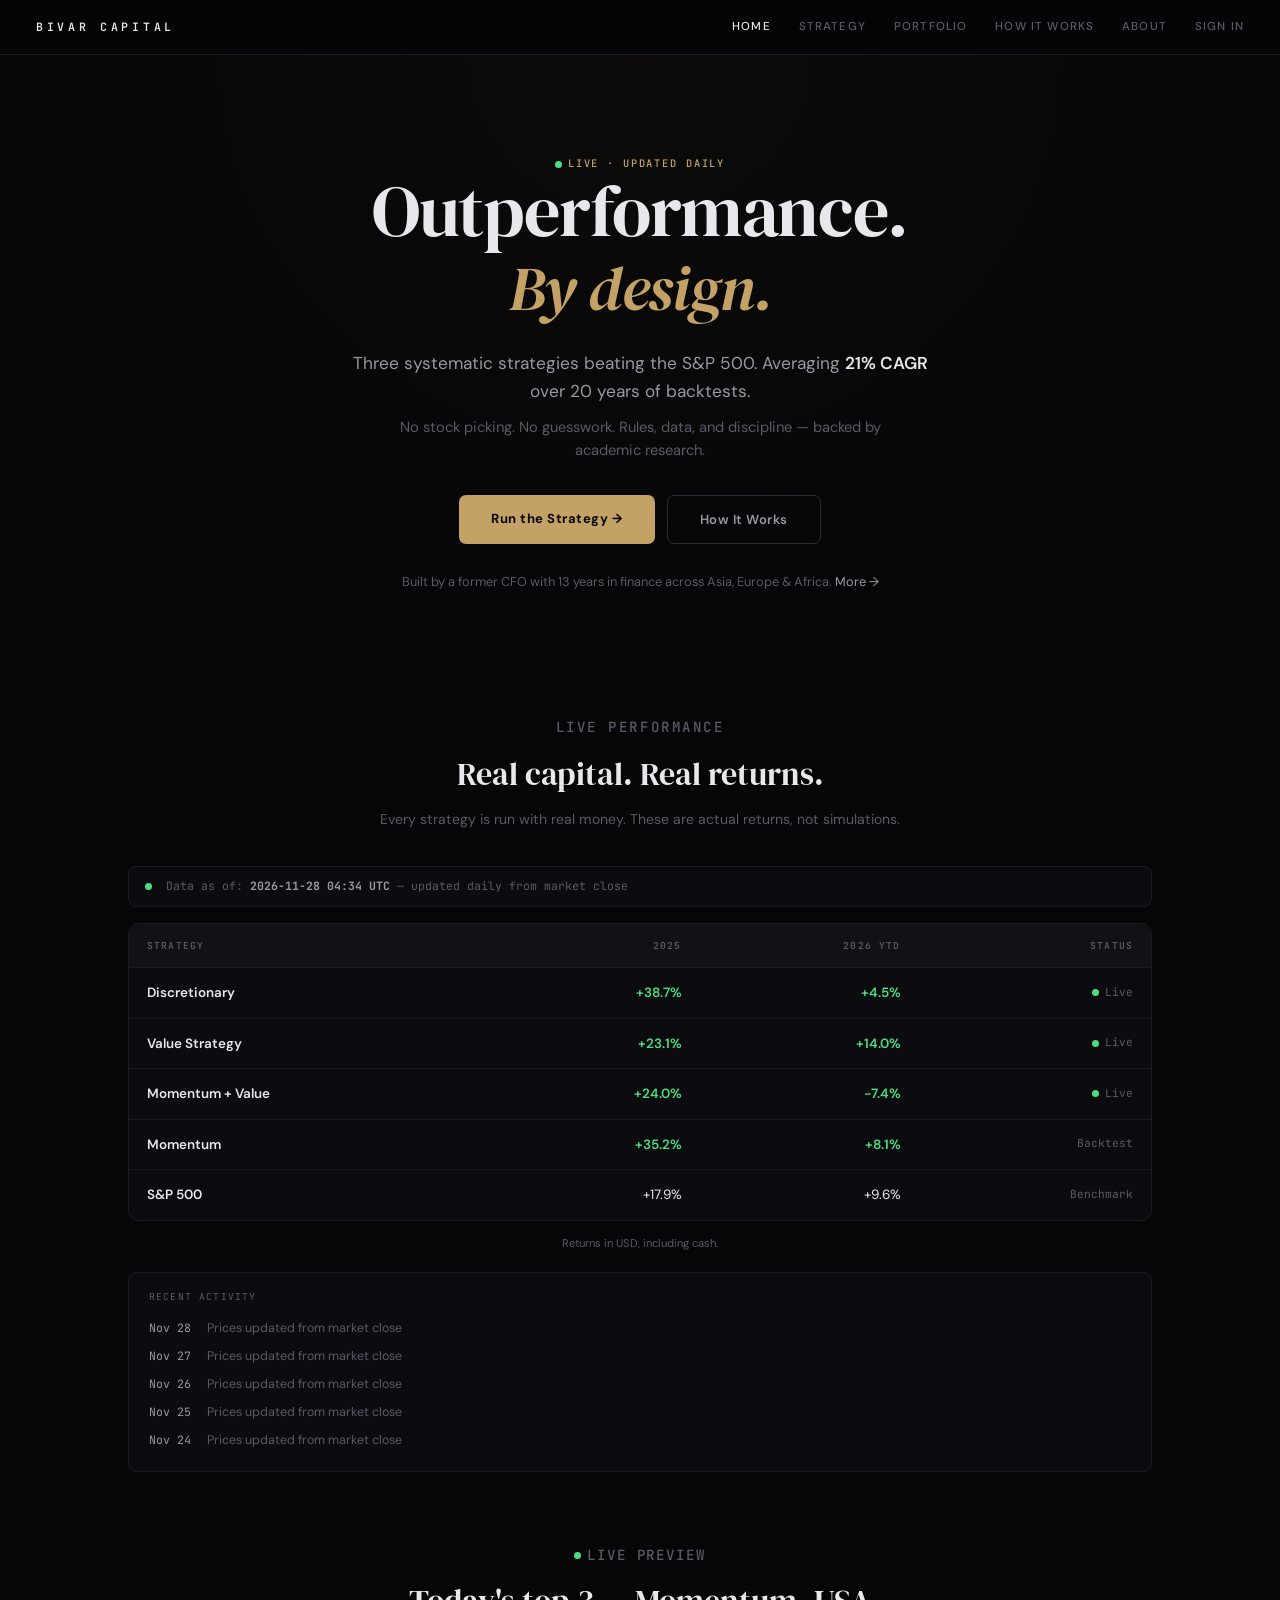
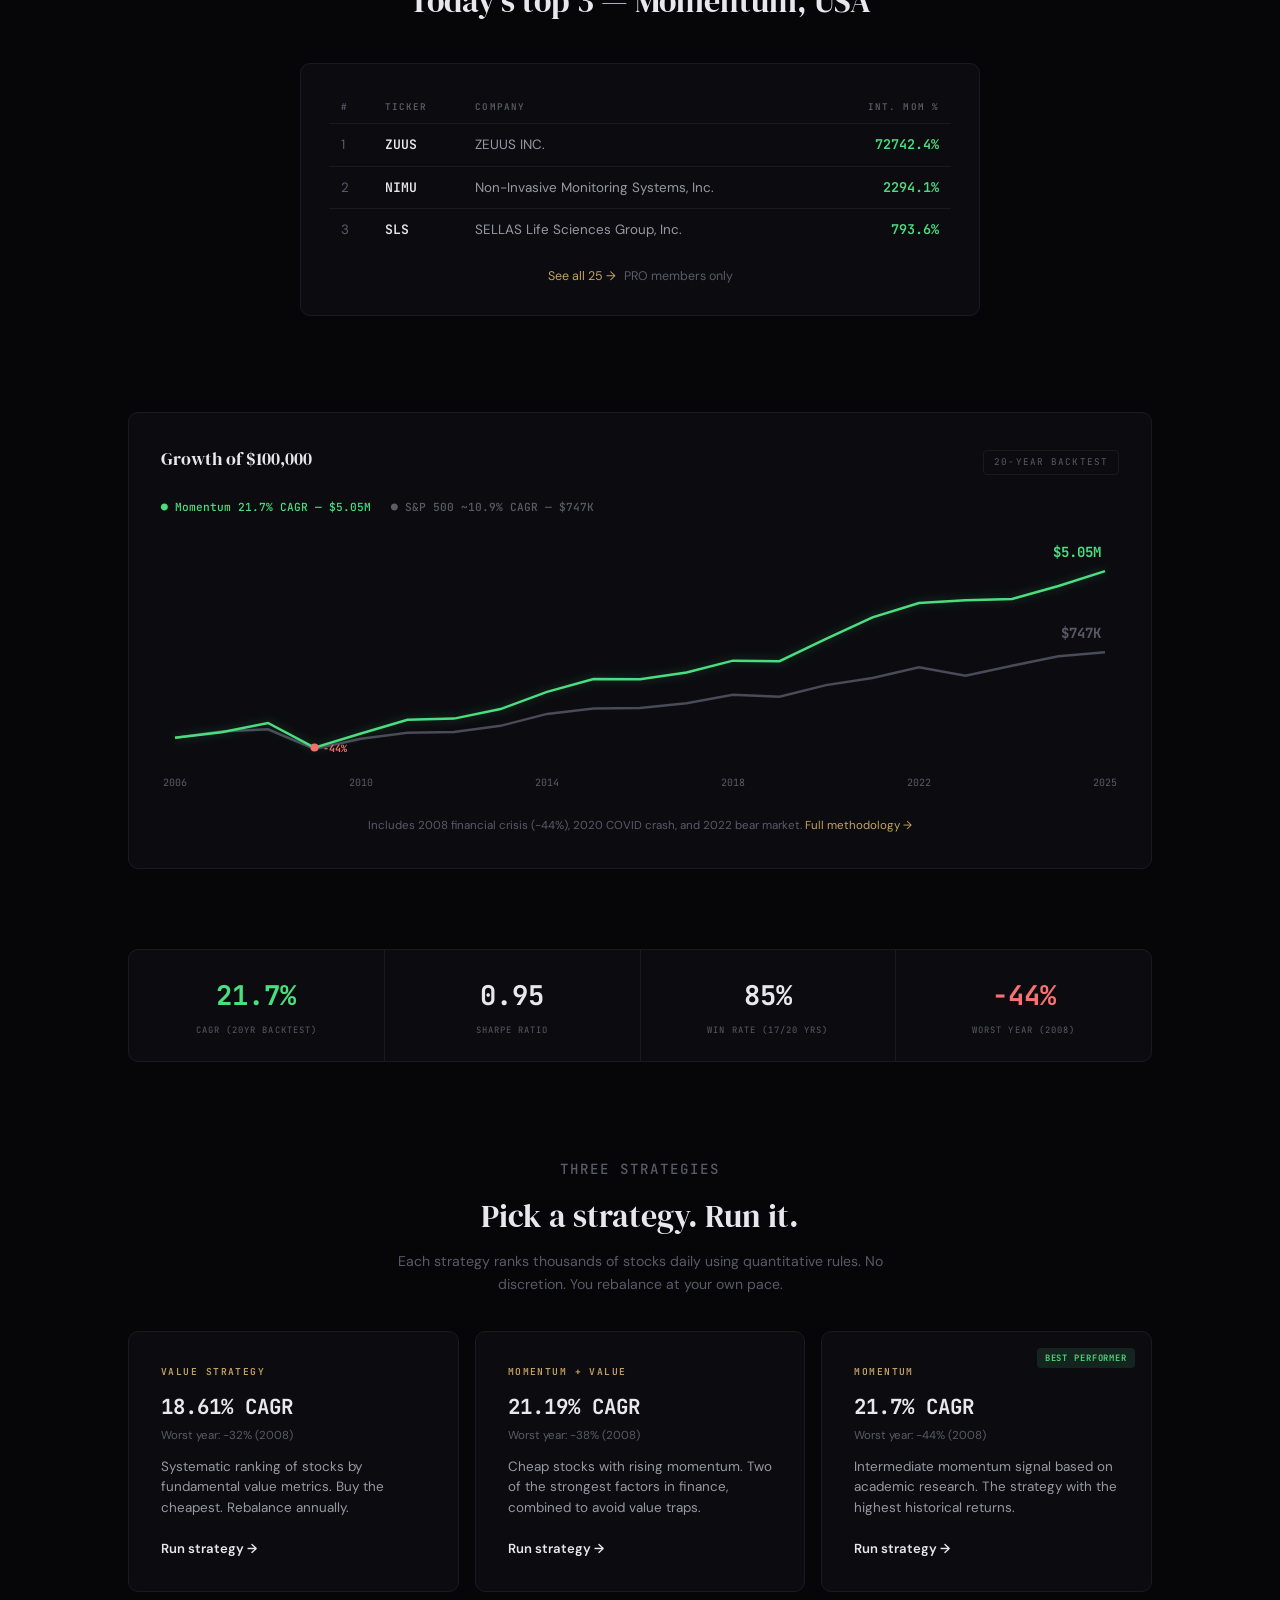
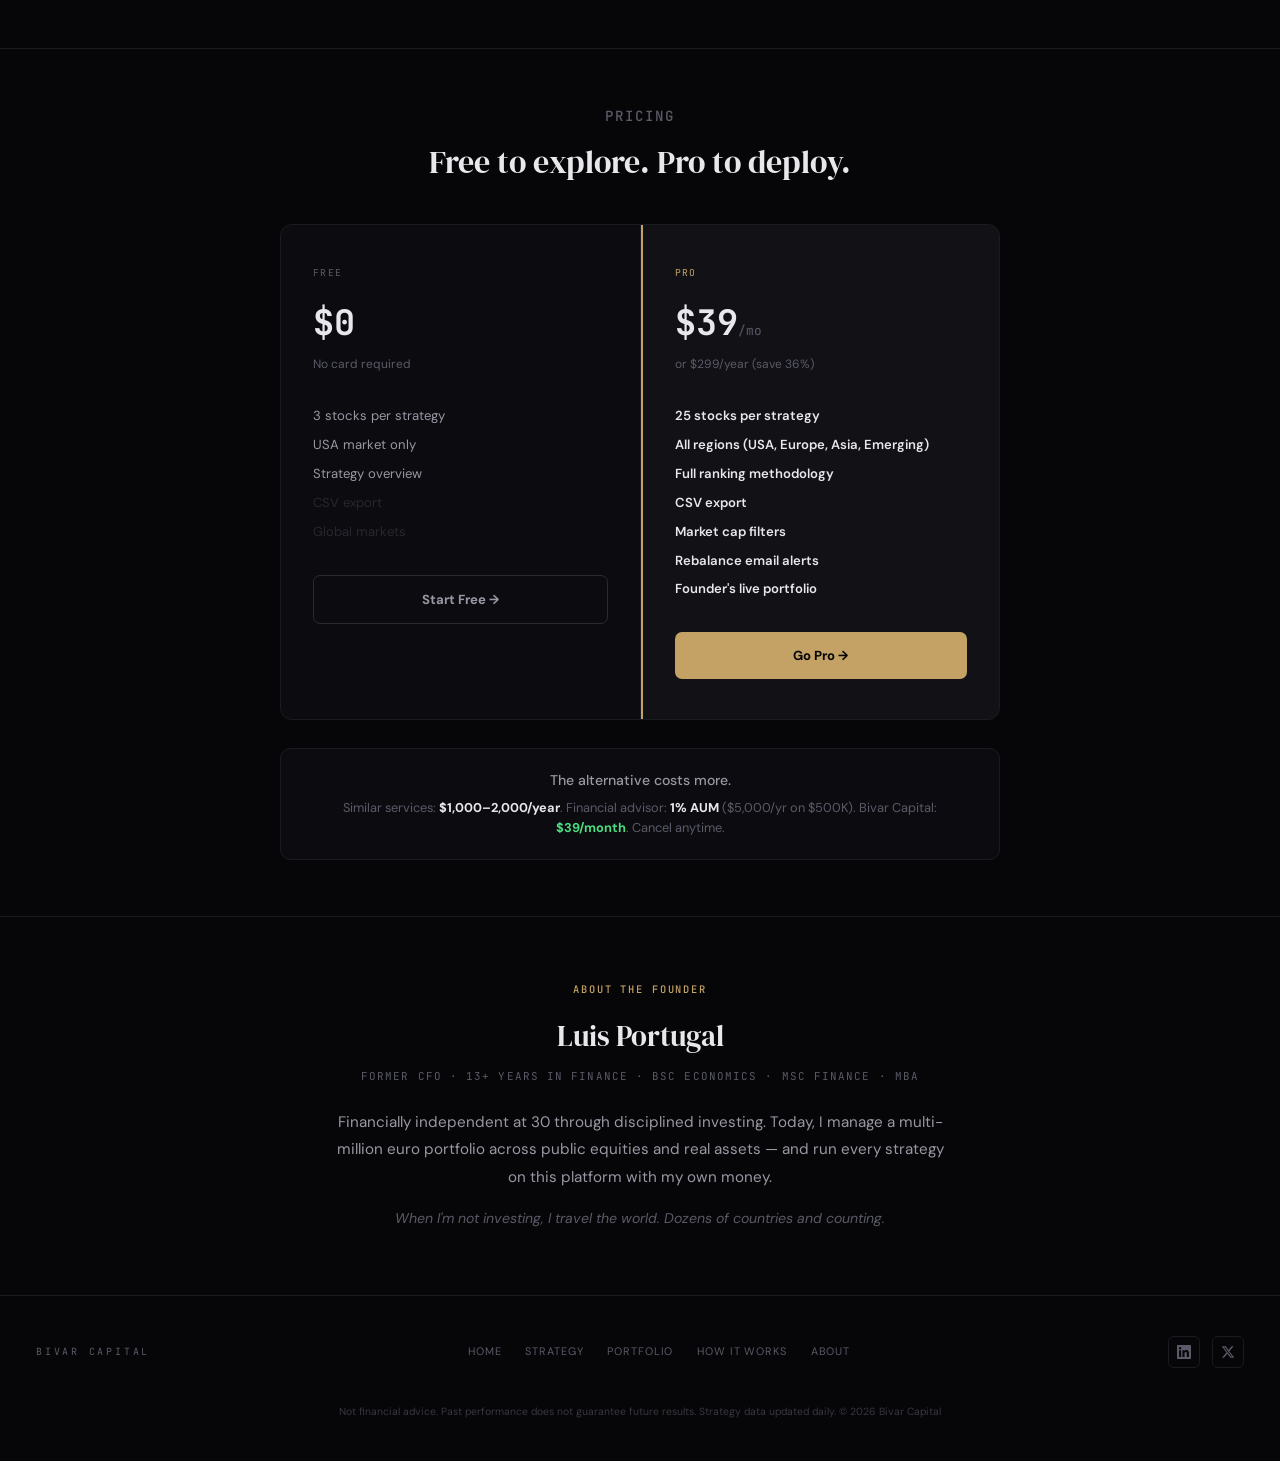
<file: index.html>
<!DOCTYPE html>
<html lang="en">
<head>
<meta charset="UTF-8">
<meta name="viewport" content="width=device-width, initial-scale=1.0">
<title>Bivar Capital — Systematic Investing</title>
<meta name="description" content="Three systematic strategies outperforming the S&P 500. Real capital, real returns. Updated daily.">
<meta property="og:title" content="Bivar Capital — Systematic Investing">
<meta property="og:description" content="Three systematic strategies outperforming the S&P 500. Real capital, real returns. Updated daily.">
<meta property="og:image" content="https://bivarcapital.com/og-image.png">
<meta property="og:type" content="website">
<meta property="og:url" content="https://bivarcapital.com">
<meta name="twitter:card" content="summary_large_image">
<meta name="twitter:title" content="Bivar Capital — Systematic Investing">
<meta name="twitter:description" content="Three systematic strategies outperforming the S&P 500. Real capital, real returns.">
<meta name="twitter:image" content="https://bivarcapital.com/og-image.png">
<meta name="theme-color" content="#060608">
<link rel="canonical" href="https://bivarcapital.com/">
<link rel="apple-touch-icon" href="apple-touch-icon.png">
<link rel="preconnect" href="https://fonts.googleapis.com">
<script type="application/ld+json">
{
  "@context": "https://schema.org",
  "@type": "Organization",
  "name": "Bivar Capital",
  "url": "https://bivarcapital.com",
  "description": "Three systematic strategies outperforming the S&P 500. Real capital, real returns.",
  "founder": {
    "@type": "Person",
    "name": "Luis Portugal",
    "jobTitle": "Founder"
  }
}
</script>
<link href="https://fonts.googleapis.com/css2?family=DM+Serif+Display:ital@0;1&family=DM+Sans:wght@400;500;600;700&family=JetBrains+Mono:wght@400;500;600&display=swap" rel="stylesheet">
<style>
:root {
  --bg: #060608;
  --bg-card: #0c0c10;
  --bg-elevated: #111116;
  --border: #1a1a22;
  --border-light: #2a2a35;
  --text: #e8e8ec;
  --text-secondary: #9898a4;
  --text-muted: #5a5a68;
  --accent: #c4a265;
  --accent-hover: #d4b87a;
  --green: #4ade80;
  --green-dim: rgba(74,222,128,0.12);
  --red: #f87171;
  --font-display: 'DM Serif Display', Georgia, serif;
  --font-body: 'DM Sans', -apple-system, sans-serif;
  --font-mono: 'JetBrains Mono', 'SF Mono', monospace;
}
*, *::before, *::after { box-sizing: border-box; margin: 0; padding: 0; }
html { scroll-behavior: smooth; -webkit-font-smoothing: antialiased; }
body { font-family: var(--font-body); background: var(--bg); color: var(--text); line-height: 1.6; font-size: 15px; }
a { color: inherit; text-decoration: none; }
@keyframes fadeUp { from { opacity: 0; transform: translateY(24px); } to { opacity: 1; transform: translateY(0); } }
@keyframes pulse { 0%, 100% { opacity: 1; } 50% { opacity: 0.5; } }
.fade-up { animation: fadeUp 0.8s ease-out both; }
.fade-up-1 { animation-delay: 0.1s; }
.fade-up-2 { animation-delay: 0.2s; }
.fade-up-3 { animation-delay: 0.3s; }
.fade-up-4 { animation-delay: 0.4s; }
.fade-up-5 { animation-delay: 0.5s; }
.live-dot { display: inline-block; width: 7px; height: 7px; background: var(--green); border-radius: 50%; margin-right: 6px; vertical-align: middle; animation: pulse 2s ease-in-out infinite; }
.container { max-width: 1080px; margin: 0 auto; padding: 0 28px; }

.nav {
  display: flex; align-items: center; justify-content: space-between;
  padding: 18px 36px; position: sticky; top: 0; z-index: 100;
  background: rgba(6,6,8,0.88); backdrop-filter: blur(16px) saturate(180%);
  border-bottom: 1px solid var(--border);
}
.nav-logo { font-family: var(--font-mono); font-size: 0.72rem; font-weight: 600; letter-spacing: 0.32em; color: var(--text); }
.nav-links { display: flex; align-items: center; gap: 28px; }
.nav-links a { font-size: 0.72rem; font-weight: 500; letter-spacing: 0.1em; text-transform: uppercase; color: var(--text-muted); transition: color 0.25s; }
.nav-links a:hover, .nav-links a.active { color: var(--text); }
.nav-toggle { display: none; background: none; border: none; cursor: pointer; padding: 4px; }
.nav-toggle span { display: block; width: 20px; height: 1.5px; background: var(--text); margin: 5px 0; transition: 0.3s; }

.hero {
  text-align: center; padding: 100px 28px 60px;
  background: radial-gradient(ellipse at 50% 0%, rgba(196,162,101,0.04) 0%, transparent 60%);
}
.hero h1 { font-family: var(--font-display); font-size: clamp(2.8rem, 6vw, 4.5rem); font-weight: 400; line-height: 1.08; color: var(--text); margin-bottom: 28px; letter-spacing: -0.02em; }
.hero h1 .serif-italic { font-style: italic; color: var(--accent); display: block; font-size: 0.88em; margin-top: 4px; }
.hero .sub { font-size: 1.08rem; color: var(--text-secondary); max-width: 580px; margin: 0 auto 10px; }
.hero .sub strong { color: var(--text); font-weight: 600; }
.hero .body { font-size: 0.92rem; color: var(--text-muted); max-width: 500px; margin: 0 auto 32px; }
.hero .ctas { display: flex; gap: 12px; justify-content: center; flex-wrap: wrap; margin-bottom: 28px; }
.btn-primary { display: inline-block; padding: 13px 32px; background: var(--accent); color: var(--bg); font-size: 0.82rem; font-weight: 700; letter-spacing: 0.04em; border-radius: 7px; border: none; cursor: pointer; transition: all 0.25s; }
.btn-primary:hover { background: var(--accent-hover); transform: translateY(-1px); }
.btn-ghost { display: inline-block; padding: 13px 32px; background: transparent; color: var(--text-secondary); font-size: 0.82rem; font-weight: 600; letter-spacing: 0.04em; border-radius: 7px; border: 1px solid var(--border-light); cursor: pointer; transition: all 0.25s; }
.btn-ghost:hover { border-color: var(--text-muted); color: var(--text); }
.hero .credential { font-size: 0.8rem; color: var(--text-muted); }
.hero .credential a { color: var(--text-secondary); transition: color 0.2s; }

.section-head { text-align: center; margin-bottom: 36px; }
.section-head h2 { font-family: var(--font-display); font-size: clamp(1.5rem, 3vw, 2rem); font-weight: 400; color: var(--text); margin: 10px 0 8px; }
.section-head p { font-size: 0.88rem; color: var(--text-muted); max-width: 520px; margin: 0 auto; }
.label { font-family: var(--font-mono); font-size: 0.65rem; font-weight: 500; letter-spacing: 0.18em; text-transform: uppercase; color: var(--accent); }
.sublabel { font-family: var(--font-mono); font-size: 0.65rem; font-weight: 500; letter-spacing: 0.14em; text-transform: uppercase; color: var(--text-muted); }

.perf-section { padding: 64px 0 48px; }
.perf-table-wrap { border: 1px solid var(--border); border-radius: 10px; overflow: hidden; background: var(--bg-card); }
.perf-table { width: 100%; border-collapse: collapse; font-size: 0.84rem; }
.perf-table thead th { font-family: var(--font-mono); font-size: 0.6rem; font-weight: 600; letter-spacing: 0.12em; text-transform: uppercase; color: var(--text-muted); padding: 14px 18px; text-align: right; border-bottom: 1px solid var(--border); background: var(--bg-elevated); }
.perf-table thead th:first-child { text-align: left; }
.perf-table tbody td { padding: 14px 18px; border-bottom: 1px solid var(--border); text-align: right; font-variant-numeric: tabular-nums; }
.perf-table tbody td:first-child { text-align: left; font-weight: 600; color: var(--text); }
.perf-table tbody tr:last-child td { border-bottom: none; }
.perf-table tbody tr:hover { background: var(--bg-elevated); }
.perf-table .pos { color: var(--green); font-weight: 600; }
.perf-table .neg { color: var(--red); font-weight: 600; }
.perf-table .muted { color: var(--text-muted); }
.perf-table .status { font-family: var(--font-mono); font-size: 0.7rem; color: var(--text-muted); }
.perf-footer { font-size: 0.7rem; color: var(--text-muted); margin-top: 14px; text-align: center; }

.activity-log { margin-top: 20px; padding: 16px 20px; background: var(--bg-card); border: 1px solid var(--border); border-radius: 8px; }
.activity-log-title { font-family: var(--font-mono); font-size: 0.6rem; letter-spacing: 0.12em; text-transform: uppercase; color: var(--text-muted); margin-bottom: 10px; }
.activity-item { font-size: 0.78rem; color: var(--text-muted); padding: 4px 0; display: flex; gap: 8px; }
.activity-item .date { font-family: var(--font-mono); color: var(--text-secondary); font-size: 0.72rem; min-width: 50px; }

.preview-section { padding: 24px 0 48px; }
.preview-card { background: var(--bg-card); border: 1px solid var(--border); border-radius: 10px; padding: 28px; max-width: 680px; margin: 0 auto; }
.preview-table { width: 100%; border-collapse: collapse; font-size: 0.84rem; }
.preview-table th { font-family: var(--font-mono); font-size: 0.58rem; font-weight: 600; letter-spacing: 0.12em; text-transform: uppercase; color: var(--text-muted); padding: 8px 12px; text-align: left; border-bottom: 1px solid var(--border); }
.preview-table th:last-child { text-align: right; }
.preview-table td { padding: 10px 12px; border-bottom: 1px solid var(--border); color: var(--text-secondary); }
.preview-table td:first-child { color: var(--text-muted); }
.preview-table td:nth-child(2) { font-weight: 600; color: var(--text); font-family: var(--font-mono); font-size: 0.82rem; }
.preview-table td:last-child { text-align: right; color: var(--green); font-weight: 600; font-family: var(--font-mono); }
.preview-table tr:last-child td { border-bottom: none; }
.preview-link { text-align: center; margin-top: 16px; font-size: 0.78rem; }
.preview-link a { color: var(--accent); transition: color 0.2s; }
.preview-link a:hover { color: var(--accent-hover); }
.preview-link .lock { color: var(--text-muted); margin-left: 8px; }

.chart-section { padding: 48px 0; }
.chart-container { background: var(--bg-card); border: 1px solid var(--border); border-radius: 10px; padding: 32px; }
.chart-header { display: flex; justify-content: space-between; align-items: baseline; margin-bottom: 24px; flex-wrap: wrap; gap: 8px; }
.chart-header h3 { font-family: var(--font-display); font-size: 1.1rem; font-weight: 400; }
.chart-header .badge { font-family: var(--font-mono); font-size: 0.58rem; letter-spacing: 0.12em; text-transform: uppercase; color: var(--text-muted); padding: 4px 10px; border: 1px solid var(--border); border-radius: 4px; }
.chart-legend { display: flex; gap: 20px; margin-bottom: 20px; }
.chart-legend span { font-family: var(--font-mono); font-size: 0.7rem; font-weight: 500; }
.chart-note { font-size: 0.72rem; color: var(--text-muted); text-align: center; margin-top: 14px; }
.chart-note a { color: var(--accent); }
.chart-note a:hover { color: var(--accent-hover); }

.trust-section { padding: 32px 0 48px; }
.trust-grid { display: grid; grid-template-columns: repeat(4,1fr); gap: 1px; background: var(--border); border: 1px solid var(--border); border-radius: 10px; overflow: hidden; }
.trust-stat { background: var(--bg-card); padding: 24px; text-align: center; }
.trust-val { font-family: var(--font-mono); font-size: 1.7rem; font-weight: 700; color: var(--text); }
.trust-val.green { color: var(--green); }
.trust-val.red { color: var(--red); }
.trust-label { font-family: var(--font-mono); font-size: 0.55rem; letter-spacing: 0.12em; text-transform: uppercase; color: var(--text-muted); margin-top: 6px; }

.strategies-section { padding: 48px 0 56px; }
.cards-grid { display: grid; grid-template-columns: repeat(3,1fr); gap: 16px; }
.strat-card { background: var(--bg-card); border: 1px solid var(--border); border-radius: 10px; padding: 32px; display: flex; flex-direction: column; transition: border-color 0.3s, transform 0.2s; text-decoration: none; cursor: pointer; position: relative; }
.strat-card:hover { border-color: var(--border-light); transform: translateY(-3px); }
.strat-card .best-badge { position: absolute; top: 16px; right: 16px; font-family: var(--font-mono); font-size: 0.55rem; letter-spacing: 0.1em; text-transform: uppercase; padding: 3px 8px; background: var(--green-dim); color: var(--green); border-radius: 4px; font-weight: 600; }
.strat-card .strat-label { font-family: var(--font-mono); font-size: 0.6rem; font-weight: 600; letter-spacing: 0.15em; text-transform: uppercase; color: var(--accent); margin-bottom: 10px; }
.strat-card h3 { font-family: var(--font-mono); font-size: 1.3rem; font-weight: 700; margin-bottom: 4px; }
.strat-card .worst { font-size: 0.72rem; color: var(--text-muted); margin-bottom: 12px; }
.strat-card p { font-size: 0.84rem; color: var(--text-secondary); line-height: 1.5; flex: 1; }
.strat-card .card-cta { font-size: 0.82rem; font-weight: 600; color: var(--text); margin-top: 20px; transition: color 0.2s; }
.strat-card:hover .card-cta { color: var(--accent); }

.pricing-section { padding: 56px 0; border-top: 1px solid var(--border); }
.pricing-grid { display: grid; grid-template-columns: 1fr 1fr; gap: 1px; background: var(--border); border: 1px solid var(--border); border-radius: 12px; overflow: hidden; max-width: 720px; margin: 0 auto; }
.pricing-col { background: var(--bg-card); padding: 40px 32px; }
.pricing-col.pro { background: var(--bg-elevated); border-left: 2px solid var(--accent); }
.pricing-tier { font-family: var(--font-mono); font-size: 0.6rem; letter-spacing: 0.15em; text-transform: uppercase; margin-bottom: 14px; }
.pricing-tier.free-t { color: var(--text-muted); }
.pricing-tier.pro-t { color: var(--accent); }
.pricing-price { font-family: var(--font-mono); font-size: 2.2rem; font-weight: 700; color: var(--text); margin-bottom: 4px; }
.pricing-price span { font-size: 0.8rem; font-weight: 400; color: var(--text-muted); }
.pricing-period { font-size: 0.75rem; color: var(--text-muted); margin-bottom: 28px; }
.pricing-features { list-style: none; font-size: 0.82rem; color: var(--text-secondary); line-height: 2.2; }
.pricing-features .disabled { color: var(--text-muted); opacity: 0.35; }
.pricing-features .highlight { color: var(--text); font-weight: 600; }
.pricing-cta { display: block; text-align: center; margin-top: 28px; padding: 13px; border-radius: 7px; font-size: 0.82rem; font-weight: 700; transition: all 0.25s; }
.pricing-cta.free-c { border: 1px solid var(--border-light); color: var(--text-secondary); }
.pricing-cta.free-c:hover { border-color: var(--text-muted); color: var(--text); }
.pricing-cta.pro-c { background: var(--accent); color: var(--bg); }
.pricing-cta.pro-c:hover { background: var(--accent-hover); }
.pricing-compare { margin-top: 28px; max-width: 720px; margin-left: auto; margin-right: auto; background: var(--bg-card); border: 1px solid var(--border); border-radius: 10px; padding: 20px 28px; text-align: center; }
.pricing-compare .title { font-size: 0.88rem; color: var(--text-secondary); font-weight: 500; margin-bottom: 6px; }
.pricing-compare .detail { font-size: 0.8rem; color: var(--text-muted); }
.pricing-compare .detail strong { color: var(--text); }
.pricing-compare .detail .green { color: var(--green); font-weight: 700; }

.founder-section { padding: 64px 0; border-top: 1px solid var(--border); }
.founder-inner { max-width: 620px; margin: 0 auto; text-align: center; }
.founder-name { font-family: var(--font-display); font-size: 1.8rem; font-weight: 400; margin-bottom: 8px; }
.founder-title { font-family: var(--font-mono); font-size: 0.68rem; letter-spacing: 0.1em; text-transform: uppercase; color: var(--text-muted); margin-bottom: 24px; }
.founder-bio { font-size: 0.95rem; color: var(--text-secondary); line-height: 1.8; margin-bottom: 16px; }
.founder-personal { font-size: 0.88rem; color: var(--text-muted); line-height: 1.7; font-style: italic; }

.footer { padding: 40px 36px; border-top: 1px solid var(--border); display: flex; justify-content: space-between; align-items: center; flex-wrap: wrap; gap: 20px; }
.footer-logo { font-family: var(--font-mono); font-size: 0.62rem; letter-spacing: 0.28em; color: var(--text-muted); }
.footer-links { display: flex; gap: 24px; }
.footer-links a { font-size: 0.68rem; color: var(--text-muted); letter-spacing: 0.08em; text-transform: uppercase; transition: color 0.2s; }
.footer-links a:hover { color: var(--text); }
.footer-social { display: flex; gap: 12px; }
.footer-social a { display: flex; align-items: center; justify-content: center; width: 32px; height: 32px; border: 1px solid var(--border); border-radius: 6px; color: var(--text-muted); transition: all 0.2s; }
.footer-social a:hover { color: var(--text); border-color: var(--border-light); }
.footer-social svg { width: 14px; height: 14px; fill: currentColor; }
.footer-disclaimer { width: 100%; text-align: center; font-size: 0.65rem; color: var(--text-muted); margin-top: 16px; opacity: 0.6; }

@media (max-width: 900px) {
  .nav { padding: 14px 20px; }
  .nav-links { display: none; flex-direction: column; position: absolute; top: 100%; left: 0; right: 0; background: rgba(6,6,8,0.98); border-bottom: 1px solid var(--border); padding: 24px; gap: 18px; align-items: center; }
  .nav-links.open { display: flex; }
  .nav-toggle { display: block; }
  .hero { padding: 72px 20px 48px; }
  .cards-grid { grid-template-columns: 1fr; }
  .trust-grid { grid-template-columns: repeat(2,1fr); }
  .pricing-grid { grid-template-columns: 1fr; }
  .footer { padding: 32px 20px; flex-direction: column; text-align: center; }
  .footer-links { justify-content: center; flex-wrap: wrap; }
  .perf-table { font-size: 0.75rem; }
  .perf-table thead th, .perf-table tbody td { padding: 10px 10px; }
}
@media (max-width: 480px) {
  .hero h1 { font-size: 2.2rem; }
}
</style>
</head>
<body>

<nav class="nav">
  <a href="/" class="nav-logo">BIVAR CAPITAL</a>
  <button class="nav-toggle" onclick="document.querySelector('.nav-links').classList.toggle('open')"><span></span><span></span><span></span></button>
  <div class="nav-links">
    <a href="/" class="active">Home</a>
    <a href="invest.html">Strategy</a>
    <a href="portfolio.html">Portfolio</a>
    <a href="strategies.html">How It Works</a>
    <a href="about.html">About</a>
    <a href="invest.html#signin" class="btn-sub">Sign In</a>
  </div>
</nav>

<header class="hero">
  <p class="label fade-up"><span class="live-dot"></span>Live &middot; Updated Daily</p>
  <h1 class="fade-up fade-up-1">Outperformance.<span class="serif-italic">By design.</span></h1>
  <p class="sub fade-up fade-up-2">Three systematic strategies beating the S&amp;P 500. Averaging <strong>21% CAGR</strong> over 20 years of backtests.</p>
  <p class="body fade-up fade-up-3">No stock picking. No guesswork. Rules, data, and discipline &mdash; backed by academic research.</p>
  <div class="ctas fade-up fade-up-4">
    <a href="invest.html" class="btn-primary">Run the Strategy &rarr;</a>
    <a href="strategies.html" class="btn-ghost">How It Works</a>
  </div>
  <p class="credential fade-up fade-up-5">Built by a former CFO with 13 years in finance across Asia, Europe &amp; Africa. <a href="about.html">More &rarr;</a></p>
</header>

<section class="perf-section">
  <div class="container">
    <div class="section-head">
      <p class="label">Live Performance</p>
      <h2>Real capital. Real returns.</h2>
      <p>Every strategy is run with real money. These are actual returns, not simulations.</p>
    </div>
    <div id="data-date-bar" style="display:flex;align-items:center;gap:8px;margin-bottom:16px;padding:10px 16px;background:var(--bg-card);border:1px solid var(--border);border-radius:8px">
      <span class="live-dot"></span>
      <span style="font-family:var(--font-mono);font-size:0.72rem;color:var(--text-muted)">Data as of: <strong id="data-date-display" style="color:var(--text-secondary)">loading...</strong> &mdash; updated daily from market close</span>
    </div>
    <div class="perf-table-wrap">
      <table class="perf-table">
        <thead><tr><th>Strategy</th><th>2025</th><th>2026 YTD</th><th>Status</th></tr></thead>
        <tbody>
          <tr><td>Discretionary</td><td class="pos">+38.7%</td><td class="pos" id="ytd-discretionary">+4.0%</td><td class="status"><span class="live-dot"></span>Live</td></tr>
          <tr><td>Value Strategy</td><td class="pos">+23.1%</td><td class="pos" id="ytd-vc2">+9.4%</td><td class="status"><span class="live-dot"></span>Live</td></tr>
          <tr><td>Momentum + Value</td><td class="pos">+24.0%</td><td class="pos" id="ytd-vc2trend">+3.4%</td><td class="status"><span class="live-dot"></span>Live</td></tr>
          <tr><td>Momentum</td><td class="pos">+35.2%</td><td class="pos">+8.1%</td><td class="status" style="color:var(--text-muted)">Backtest</td></tr>
          <tr><td style="color:var(--text)">S&amp;P 500</td><td style="color:var(--text)">+17.9%</td><td style="color:var(--text)" id="ytd-sp500">+1.8%</td><td class="status" style="color:var(--text-muted)">Benchmark</td></tr>
        </tbody>
      </table>
    </div>
    <p class="perf-footer">Returns in USD, including cash.</p>
    <div class="activity-log">
      <div class="activity-log-title">Recent Activity</div>
      <div id="activity-list"><div class="activity-item" style="color:var(--text-muted)">Loading...</div></div>
    </div>
  </div>
</section>

<!-- Live Preview -->
<section class="preview-section">
  <div class="container">
    <div class="section-head">
      <p class="sublabel"><span class="live-dot"></span>Live Preview</p>
      <h2>Today's top 3 &mdash; Momentum, USA</h2>
    </div>
    <div class="preview-card">
      <table class="preview-table">
        <thead><tr><th>#</th><th>Ticker</th><th>Company</th><th>Int. Mom %</th></tr></thead>
        <tbody id="preview-tbody">
          <tr><td colspan="4" style="padding:20px;text-align:center;color:var(--text-muted)">Loading...</td></tr>
        </tbody>
      </table>
      <div class="preview-link">
        <a href="invest.html?strategy=momentum">See all 25 &rarr;</a><span class="lock">PRO members only</span>
      </div>
    </div>
  </div>
</section>

<!-- Backtest Chart -->
<section class="chart-section">
  <div class="container">
    <div class="chart-container">
      <div class="chart-header">
        <h3>Growth of $100,000</h3>
        <span class="badge">20-Year Backtest</span>
      </div>
      <div class="chart-legend">
        <span style="color:var(--green)">&#9679; Momentum 21.7% CAGR &mdash; $5.05M</span>
        <span style="color:var(--text-muted)">&#9679; S&amp;P 500 ~10.9% CAGR &mdash; $747K</span>
      </div>
      <canvas id="homeChart" style="width:100%;height:260px"></canvas>
      <p class="chart-note">Includes 2008 financial crisis (-44%), 2020 COVID crash, and 2022 bear market. <a href="strategies.html">Full methodology &rarr;</a></p>
    </div>
  </div>
</section>

<section class="trust-section">
  <div class="container">
    <div class="trust-grid">
      <div class="trust-stat"><div class="trust-val green">21.7%</div><div class="trust-label">CAGR (20yr backtest)</div></div>
      <div class="trust-stat"><div class="trust-val">0.95</div><div class="trust-label">Sharpe Ratio</div></div>
      <div class="trust-stat"><div class="trust-val">85%</div><div class="trust-label">Win Rate (17/20 yrs)</div></div>
      <div class="trust-stat"><div class="trust-val red">-44%</div><div class="trust-label">Worst Year (2008)</div></div>
    </div>
  </div>
</section>

<section class="strategies-section">
  <div class="container">
    <div class="section-head">
      <p class="sublabel">Three Strategies</p>
      <h2>Pick a strategy. Run it.</h2>
      <p>Each strategy ranks thousands of stocks daily using quantitative rules. No discretion. You rebalance at your own pace.</p>
    </div>
    <div class="cards-grid">
      <a href="invest.html?strategy=value" class="strat-card">
        <div class="strat-label">Value Strategy</div>
        <h3>18.61% CAGR</h3>
        <div class="worst">Worst year: -32% (2008)</div>
        <p>Systematic ranking of stocks by fundamental value metrics. Buy the cheapest. Rebalance annually.</p>
        <div class="card-cta">Run strategy &rarr;</div>
      </a>
      <a href="invest.html?strategy=trend" class="strat-card">
        <div class="strat-label">Momentum + Value</div>
        <h3>21.19% CAGR</h3>
        <div class="worst">Worst year: -38% (2008)</div>
        <p>Cheap stocks with rising momentum. Two of the strongest factors in finance, combined to avoid value traps.</p>
        <div class="card-cta">Run strategy &rarr;</div>
      </a>
      <a href="invest.html?strategy=momentum" class="strat-card">
        <span class="best-badge">Best Performer</span>
        <div class="strat-label">Momentum</div>
        <h3>21.7% CAGR</h3>
        <div class="worst">Worst year: -44% (2008)</div>
        <p>Intermediate momentum signal based on academic research. The strategy with the highest historical returns.</p>
        <div class="card-cta">Run strategy &rarr;</div>
      </a>
    </div>
  </div>
</section>

<section class="pricing-section">
  <div class="container">
    <div class="section-head">
      <p class="sublabel">Pricing</p>
      <h2>Free to explore. Pro to deploy.</h2>
    </div>
    <div class="pricing-grid">
      <div class="pricing-col">
        <div class="pricing-tier free-t">Free</div>
        <div class="pricing-price">$0</div>
        <div class="pricing-period">No card required</div>
        <ul class="pricing-features">
          <li>3 stocks per strategy</li>
          <li>USA market only</li>
          <li>Strategy overview</li>
          <li class="disabled">CSV export</li>
          <li class="disabled">Global markets</li>
        </ul>
        <a href="invest.html" class="pricing-cta free-c">Start Free &rarr;</a>
      </div>
      <div class="pricing-col pro">
        <div class="pricing-tier pro-t">Pro</div>
        <div class="pricing-price">$39<span>/mo</span></div>
        <div class="pricing-period">or $299/year (save 36%)</div>
        <ul class="pricing-features">
          <li class="highlight">25 stocks per strategy</li>
          <li class="highlight">All regions (USA, Europe, Asia, Emerging)</li>
          <li class="highlight">Full ranking methodology</li>
          <li class="highlight">CSV export</li>
          <li class="highlight">Market cap filters</li>
          <li class="highlight">Rebalance email alerts</li>
          <li class="highlight">Founder's live portfolio</li>
        </ul>
        <a href="invest.html#signin" class="pricing-cta pro-c">Go Pro &rarr;</a>
      </div>
    </div>
    <div class="pricing-compare">
      <div class="title">The alternative costs more.</div>
      <div class="detail">Similar services: <strong>$1,000&ndash;2,000/year</strong>. Financial advisor: <strong>1% AUM</strong> ($5,000/yr on $500K). Bivar Capital: <span class="green">$39/month</span>. Cancel anytime.</div>
    </div>
  </div>
</section>

<section class="founder-section">
  <div class="container">
    <div class="founder-inner">
      <p class="label" style="margin-bottom:16px">About the Founder</p>
      <h2 class="founder-name">Luis Portugal</h2>
      <p class="founder-title">Former CFO &middot; 13+ years in finance &middot; BSc Economics &middot; MSc Finance &middot; MBA</p>
      <p class="founder-bio">Financially independent at 30 through disciplined investing. Today, I manage a multi-million euro portfolio across public equities and real assets &mdash; and run every strategy on this platform with my own money.</p>
      <p class="founder-personal">When I'm not investing, I travel the world. Dozens of countries and counting.</p>
    </div>
  </div>
</section>

<footer class="footer">
  <span class="footer-logo">BIVAR CAPITAL</span>
  <div class="footer-links">
    <a href="/">Home</a>
    <a href="invest.html">Strategy</a>
    <a href="portfolio.html">Portfolio</a>
    <a href="strategies.html">How It Works</a>
    <a href="about.html">About</a>
  </div>
  <div class="footer-social">
    <a href="https://www.linkedin.com/in/lu%C3%ADs-portugal-6a252441/" target="_blank" rel="noopener" aria-label="LinkedIn"><svg viewBox="0 0 24 24"><path d="M20.447 20.452h-3.554v-5.569c0-1.328-.027-3.037-1.852-3.037-1.853 0-2.136 1.445-2.136 2.939v5.667H9.351V9h3.414v1.561h.046c.477-.9 1.637-1.85 3.37-1.85 3.601 0 4.267 2.37 4.267 5.455v6.286zM5.337 7.433a2.062 2.062 0 01-2.063-2.065 2.064 2.064 0 112.063 2.065zm1.782 13.019H3.555V9h3.564v11.452zM22.225 0H1.771C.792 0 0 .774 0 1.729v20.542C0 23.227.792 24 1.771 24h20.451C23.2 24 24 23.227 24 22.271V1.729C24 .774 23.2 0 22.222 0h.003z"/></svg></a>
    <a href="https://x.com/LuisPAbr" target="_blank" rel="noopener" aria-label="X"><svg viewBox="0 0 24 24"><path d="M18.244 2.25h3.308l-7.227 8.26 8.502 11.24H16.17l-5.214-6.817L4.99 21.75H1.68l7.73-8.835L1.254 2.25H8.08l4.713 6.231zm-1.161 17.52h1.833L7.084 4.126H5.117z"/></svg></a>
  </div>
  <p class="footer-disclaimer">Not financial advice. Past performance does not guarantee future results. Strategy data updated daily. &copy; 2026 Bivar Capital</p>
</footer>

<!-- Growth Chart -->
<script>
function drawGrowthChart(canvasId) {
  const canvas = document.getElementById(canvasId);
  if (!canvas) return;
  const ctx = canvas.getContext('2d');
  const dpr = window.devicePixelRatio || 1;
  const W = canvas.parentElement.clientWidth - 64;
  const H = Math.max(220, Math.min(260, W * 0.45));
  canvas.style.width = W + 'px';
  canvas.style.height = H + 'px';
  canvas.width = W * dpr;
  canvas.height = H * dpr;
  ctx.scale(dpr, dpr);

  const pad = { t: 24, r: 14, b: 32, l: 14 };
  const years = [2006,2007,2008,2009,2010,2011,2012,2013,2014,2015,2016,2017,2018,2019,2020,2021,2022,2023,2024,2025];
  const momR = [13.41,24.49,-43.96,39.37,38.14,2.79,25.24,49.86,35.52,-0.63,17.49,31.95,-1.20,68.96,65.8,40.16,6.93,3.14,35.47,42.07];
  const spR = [15.81,5.17,-36.97,26.70,15.06,1.79,15.90,32.53,13.45,1.19,12.00,21.83,-4.38,31.49,18.40,28.71,-18.11,26.29,25.02,10.00];

  function buildEquity(r){let e=[100000];for(let x of r)e.push(e[e.length-1]*(1+x/100));return e;}
  const momEq=buildEquity(momR),spEq=buildEquity(spR);
  const allV=[...momEq,...spEq];
  const logMin=Math.log10(Math.min(...allV)*0.7),logMax=Math.log10(Math.max(...allV)*1.3);

  function xp(i){return pad.l+(i/years.length)*(W-pad.l-pad.r);}
  function yp(v){return pad.t+(1-(Math.log10(v)-logMin)/(logMax-logMin))*(H-pad.t-pad.b);}

  const isMobile = W < 400;
  const step = isMobile ? 5 : 4;
  ctx.fillStyle='#5a5a68';ctx.font='10px "JetBrains Mono",monospace';ctx.textAlign='center';
  years.forEach((yr,i)=>{if(i%step===0)ctx.fillText(yr,xp(i),H-10);});
  ctx.fillText('2025',xp(years.length),H-10);

  function drawLine(eq,col,w){ctx.beginPath();eq.forEach((v,i)=>{i===0?ctx.moveTo(xp(i),yp(v)):ctx.lineTo(xp(i),yp(v));});ctx.strokeStyle=col;ctx.lineWidth=w;ctx.stroke();}
  drawLine(spEq,'#4a4a58',2.5);

  ctx.shadowColor='rgba(74,222,128,0.3)';ctx.shadowBlur=8;
  drawLine(momEq,'#4ade80',2.5);
  ctx.shadowBlur=0;

  const crash2008idx = 2;
  const crashY = yp(momEq[crash2008idx + 1]);
  const crashX = xp(crash2008idx + 1);
  ctx.beginPath();
  ctx.arc(crashX, crashY, 4, 0, Math.PI*2);
  ctx.fillStyle='#f87171';
  ctx.fill();
  ctx.font='bold 10px "JetBrains Mono",monospace';
  ctx.textAlign='left';
  ctx.fillStyle='#f87171';
  ctx.fillText('-44%', crashX + 8, crashY + 4);

  ctx.font='bold 14px "JetBrains Mono",monospace';
  ctx.textAlign='right';
  ctx.fillStyle='#4ade80';
  ctx.fillText('$5.05M',xp(years.length)-4,yp(momEq[momEq.length-1])-14);
  ctx.fillStyle='#5a5a68';
  ctx.fillText('$747K',xp(years.length)-4,yp(spEq[spEq.length-1])-14);
}
drawGrowthChart('homeChart');
window.addEventListener('resize', function(){drawGrowthChart('homeChart');});
</script>

<!-- Live Preview Data -->
<script>
// Update data date from portfolio-data.json
fetch('portfolio-data.json')
  .then(r => r.json())
  .then(pd => {
    const dateEl = document.getElementById('data-date-display');
    if (dateEl && pd.updated) dateEl.textContent = pd.updated;
    // Update all YTD cells from JSON
    ['discretionary','vc2','vc2trend'].forEach(s => {
      const el = document.getElementById('ytd-' + s);
      const r = pd.returns && pd.returns[s];
      if (el && r && r['2026_ytd'] != null) {
        const v = r['2026_ytd'];
        el.textContent = (v >= 0 ? '+' : '') + v.toFixed(1) + '%';
      }
    });
    const spEl = document.getElementById('ytd-sp500');
    if (spEl && pd.sp500_returns && pd.sp500_returns['2026_ytd'] != null) {
      const v = pd.sp500_returns['2026_ytd'];
      spEl.textContent = (v >= 0 ? '+' : '') + v.toFixed(1) + '%';
    }
    // Activity log
    const actList = document.getElementById('activity-list');
    if (actList && pd.activity && pd.activity.length) {
      actList.innerHTML = pd.activity.map(a =>
        `<div class="activity-item"><span class="date">${a.date}</span> ${a.text}</div>`
      ).join('');
    }
  })
  .catch(() => {});

// Lazy-load wizard-data.json only when preview table is visible
const previewObs = new IntersectionObserver((entries) => {
  if (entries[0].isIntersecting) {
    previewObs.disconnect();
    fetch('wizard-data.json')
      .then(r => r.json())
      .then(d => {
        const stocks = (d.momentum && d.momentum.USA) ? d.momentum.USA.slice(0, 3) : [];
        const tbody = document.getElementById('preview-tbody');
        if (stocks.length === 0) { tbody.innerHTML = '<tr><td colspan="4" style="padding:20px;text-align:center;color:var(--text-muted)">No data</td></tr>'; return; }
        tbody.innerHTML = stocks.map((s, i) =>
          `<tr>
            <td>${i+1}</td>
            <td>${s[0]}</td>
            <td>${s[1]}</td>
            <td>${s[5] != null ? s[5].toFixed(1) + '%' : '\u2014'}</td>
          </tr>`
        ).join('');
      })
      .catch(() => {});
  }
}, { rootMargin: '200px' });
const previewEl = document.getElementById('preview-tbody');
if (previewEl) previewObs.observe(previewEl);
</script>
<script src="auth-nav.js"></script>
</body>
</html>
</file>
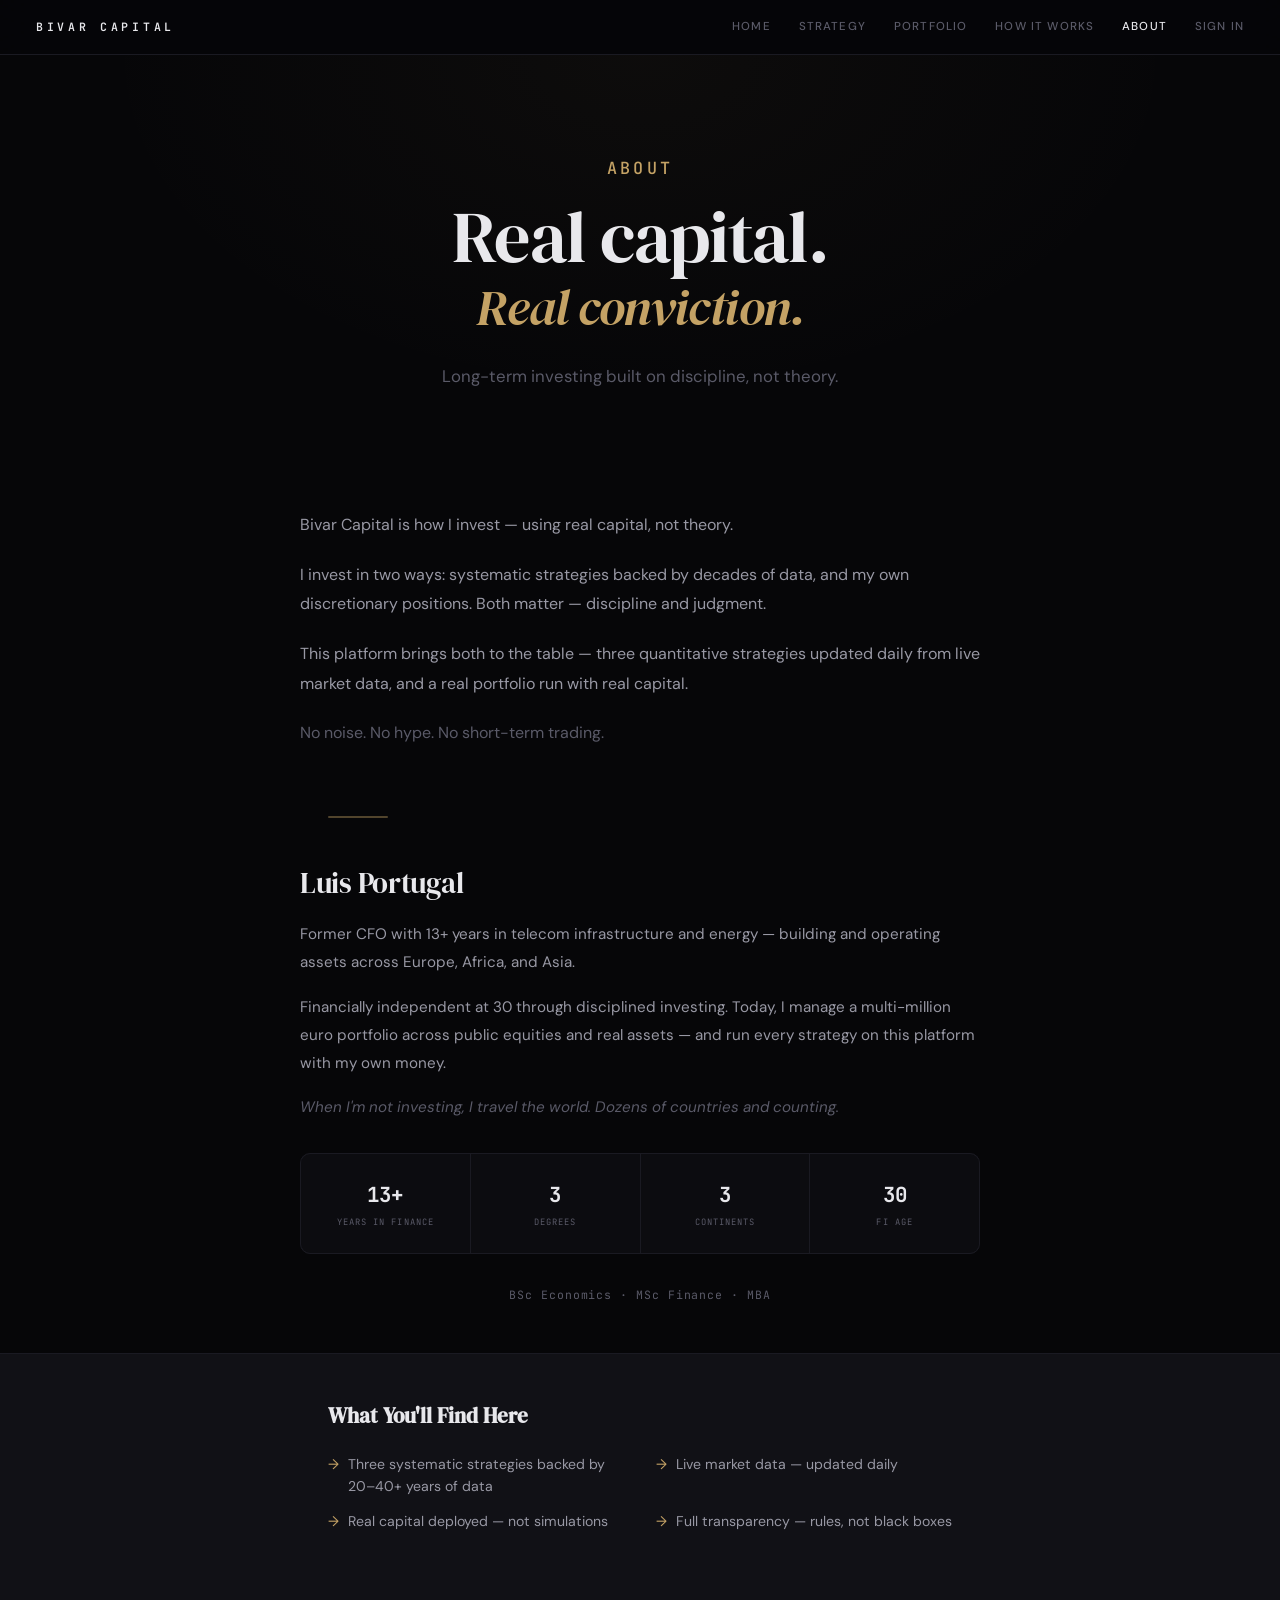
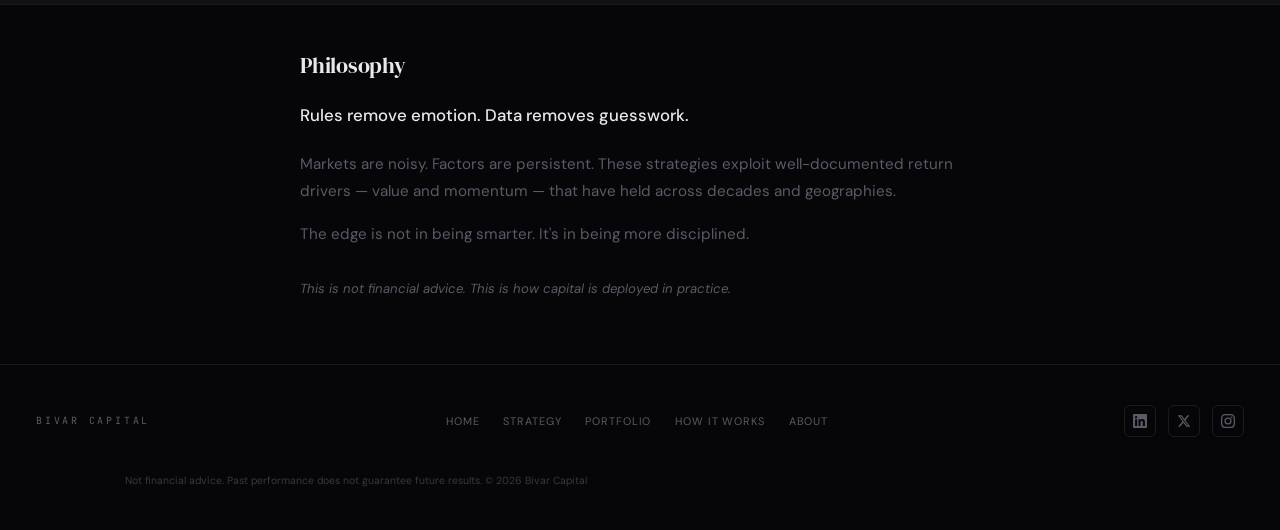
<file: about.html>
<!DOCTYPE html>
<html lang="en">
<head>
  <meta charset="UTF-8">
  <meta name="viewport" content="width=device-width, initial-scale=1.0">
  <title>About — Bivar Capital</title>
  <meta name="description" content="Luis Portugal — Former CFO, 13 years in finance across Asia, Europe & Africa. Financially independent at 30. Running systematic strategies with real capital.">
  <meta property="og:title" content="About Luis Portugal — Bivar Capital">
  <meta property="og:description" content="Former CFO, 13 years in finance. Financially independent at 30. Running systematic strategies with real capital.">
  <meta property="og:image" content="https://bivarcapital.com/og-image.png">
  <meta property="og:type" content="website">
  <meta property="og:url" content="https://bivarcapital.com/about.html">
  <meta name="twitter:card" content="summary_large_image">
  <meta name="twitter:title" content="About — Bivar Capital">
  <meta name="twitter:description" content="Luis Portugal — Former CFO, financially independent at 30. Running systematic strategies with real capital.">
  <meta name="twitter:image" content="https://bivarcapital.com/og-image.png">
  <link rel="canonical" href="https://bivarcapital.com/about.html">
  <meta name="theme-color" content="#060608">
  <script type="application/ld+json">
  {
    "@context": "https://schema.org",
    "@type": "Person",
    "name": "Luis Portugal",
    "jobTitle": "Founder, Bivar Capital",
    "url": "https://bivarcapital.com/about.html",
    "sameAs": ["https://linkedin.com/in/luisportugal"]
  }
  </script>
  <link rel="preconnect" href="https://fonts.googleapis.com">
  <link href="https://fonts.googleapis.com/css2?family=DM+Serif+Display:ital@0;1&family=DM+Sans:wght@400;500;600;700&family=JetBrains+Mono:wght@400;500;600&display=swap" rel="stylesheet">
  <link rel="icon" href="favicon.ico" type="image/x-icon">
  <link rel="icon" href="favicon.png" type="image/png">
  <link rel="apple-touch-icon" href="apple-touch-icon.png">
  <link rel="stylesheet" href="style.css">
  <style>
    .about-intro { max-width: 680px; margin: 0 auto; }
    .about-intro p { font-size: 1rem; color: var(--text-secondary); line-height: 1.85; margin-bottom: 20px; max-width: none; }
    .about-author { max-width: 680px; margin: 0 auto; }
    .about-author h2 { font-family: var(--font-display); font-size: 1.8rem; margin-bottom: 20px; }
    .about-author p { font-size: 0.95rem; color: var(--text-secondary); line-height: 1.85; margin-bottom: 16px; max-width: none; }
    .about-author .personal { font-style: italic; color: var(--text-muted); }
    .about-credentials {
      display: grid; grid-template-columns: repeat(4, 1fr); gap: 1px;
      background: var(--border); border: 1px solid var(--border); border-radius: 10px; overflow: hidden;
      max-width: 680px; margin: 32px auto;
    }
    .cred-item { background: var(--bg-card); padding: 24px 16px; text-align: center; }
    .cred-val { font-family: var(--font-mono); font-size: 1.3rem; font-weight: 700; color: var(--text); margin-bottom: 4px; }
    .cred-label { font-family: var(--font-mono); font-size: 0.55rem; letter-spacing: 0.12em; text-transform: uppercase; color: var(--text-muted); }
    .about-what { max-width: 680px; margin: 0 auto; }
    .about-philosophy { max-width: 680px; margin: 0 auto; }
    .about-philosophy h2 { font-family: var(--font-display); font-size: 1.4rem; margin-bottom: 20px; }
    .about-philosophy p { font-size: 0.95rem; line-height: 1.8; margin-bottom: 16px; max-width: none; }
    .about-philosophy .rule { font-size: 1.05rem; color: var(--text); font-weight: 500; line-height: 1.8; margin-bottom: 20px; }
    .about-philosophy .disclaimer { font-size: 0.82rem; color: var(--text-muted); font-style: italic; margin-top: 28px; }
    @media (max-width: 600px) {
      .about-credentials { grid-template-columns: repeat(2, 1fr); }
    }
  </style>
</head>
<body>

  <!-- Nav -->
  <nav class="nav" role="navigation" aria-label="Main navigation">
    <a href="/" class="nav-logo">BIVAR CAPITAL</a>
    <button class="nav-toggle" aria-label="Toggle menu" onclick="document.querySelector('.nav-links').classList.toggle('open')">
      <span></span><span></span><span></span>
    </button>
    <div class="nav-links">
      <a href="/">Home</a>
      <a href="invest.html">Strategy</a>
      <a href="portfolio.html">Portfolio</a>
      <a href="strategies.html">How It Works</a>
      <a href="about.html" class="active">About</a>
      <a href="invest.html#signin" class="btn-sub">Sign In</a>
    </div>
  </nav>

  <!-- Hero -->
  <header class="hero">
    <p class="label fade-up">About</p>
    <h1 class="fade-up fade-up-1" style="margin-top:16px">Real capital.<span class="italic" style="display:block;margin-top:4px">Real conviction.</span></h1>
    <p class="fade-up fade-up-2" style="color:var(--text-muted)">Long-term investing built on discipline, not theory.</p>
  </header>

  <!-- Intro -->
  <section class="section">
    <div class="about-intro">
      <p>Bivar Capital is how I invest &mdash; using real capital, not theory.</p>
      <p>I invest in two ways: systematic strategies backed by decades of data, and my own discretionary positions. Both matter &mdash; discipline and judgment.</p>
      <p>This platform brings both to the table &mdash; three quantitative strategies updated daily from live market data, and a real portfolio run with real capital.</p>
      <p style="color:var(--text-muted)">No noise. No hype. No short-term trading.</p>
    </div>
  </section>

  <!-- Divider -->
  <div class="container" style="max-width:680px"><div class="divider"></div></div>

  <!-- Author -->
  <section class="section">
    <div class="about-author">
      <h2>Luis Portugal</h2>
      <p>Former CFO with 13+ years in telecom infrastructure and energy &mdash; building and operating assets across Europe, Africa, and Asia.</p>
      <p>Financially independent at 30 through disciplined investing. Today, I manage a multi-million euro portfolio across public equities and real assets &mdash; and run every strategy on this platform with my own money.</p>
      <p class="personal">When I'm not investing, I travel the world. Dozens of countries and counting.</p>
    </div>

    <!-- Credentials bar -->
    <div class="about-credentials">
      <div class="cred-item">
        <div class="cred-val">13+</div>
        <div class="cred-label">Years in Finance</div>
      </div>
      <div class="cred-item">
        <div class="cred-val">3</div>
        <div class="cred-label">Degrees</div>
      </div>
      <div class="cred-item">
        <div class="cred-val">3</div>
        <div class="cred-label">Continents</div>
      </div>
      <div class="cred-item">
        <div class="cred-val">30</div>
        <div class="cred-label">FI Age</div>
      </div>
    </div>
    <p style="text-align:center;font-family:var(--font-mono);font-size:0.72rem;color:var(--text-muted);letter-spacing:0.08em;max-width:680px;margin:0 auto">BSc Economics &middot; MSc Finance &middot; MBA</p>
  </section>

  <!-- What You'll Find -->
  <section class="section-sm" style="background:var(--bg-elevated);border-top:1px solid var(--border);border-bottom:1px solid var(--border)">
    <div class="about-what" style="padding:0 28px">
      <h3 style="margin-bottom:20px;font-family:var(--font-display);font-size:1.3rem">What You'll Find Here</h3>
      <div class="feature-list">
        <div class="feature-item">Three systematic strategies backed by 20&ndash;40+ years of data</div>
        <div class="feature-item">Live market data &mdash; updated daily</div>
        <div class="feature-item">Real capital deployed &mdash; not simulations</div>
        <div class="feature-item">Full transparency &mdash; rules, not black boxes</div>
      </div>
    </div>
  </section>

  <!-- Philosophy -->
  <section class="section">
    <div class="about-philosophy">
      <h2>Philosophy</h2>
      <p class="rule">Rules remove emotion. Data removes guesswork.</p>
      <p style="color:var(--text-muted)">Markets are noisy. Factors are persistent. These strategies exploit well-documented return drivers &mdash; value and momentum &mdash; that have held across decades and geographies.</p>
      <p style="color:var(--text-muted)">The edge is not in being smarter. It's in being more disciplined.</p>
      <p class="disclaimer">This is not financial advice. This is how capital is deployed in practice.</p>
    </div>
  </section>

  <!-- Footer -->
  <footer class="footer">
    <span class="footer-logo">BIVAR CAPITAL</span>
    <div class="footer-links">
      <a href="/">Home</a>
      <a href="invest.html">Strategy</a>
      <a href="portfolio.html">Portfolio</a>
      <a href="strategies.html">How It Works</a>
      <a href="about.html">About</a>
    </div>
    <div class="social-icons">
      <a href="https://www.linkedin.com/in/lu%C3%ADs-portugal-6a252441/" target="_blank" rel="noopener" aria-label="LinkedIn"><svg viewBox="0 0 24 24"><path d="M20.447 20.452h-3.554v-5.569c0-1.328-.027-3.037-1.852-3.037-1.853 0-2.136 1.445-2.136 2.939v5.667H9.351V9h3.414v1.561h.046c.477-.9 1.637-1.85 3.37-1.85 3.601 0 4.267 2.37 4.267 5.455v6.286zM5.337 7.433a2.062 2.062 0 01-2.063-2.065 2.064 2.064 0 112.063 2.065zm1.782 13.019H3.555V9h3.564v11.452zM22.225 0H1.771C.792 0 0 .774 0 1.729v20.542C0 23.227.792 24 1.771 24h20.451C23.2 24 24 23.227 24 22.271V1.729C24 .774 23.2 0 22.222 0h.003z"/></svg></a>
      <a href="https://x.com/LuisPAbr" target="_blank" rel="noopener" aria-label="X / Twitter"><svg viewBox="0 0 24 24"><path d="M18.244 2.25h3.308l-7.227 8.26 8.502 11.24H16.17l-5.214-6.817L4.99 21.75H1.68l7.73-8.835L1.254 2.25H8.08l4.713 6.231zm-1.161 17.52h1.833L7.084 4.126H5.117z"/></svg></a>
      <a href="https://instagram.com/bivarcapital" target="_blank" rel="noopener" aria-label="Instagram"><svg viewBox="0 0 24 24"><path d="M12 2.163c3.204 0 3.584.012 4.85.07 3.252.148 4.771 1.691 4.919 4.919.058 1.265.069 1.645.069 4.849 0 3.205-.012 3.584-.069 4.849-.149 3.225-1.664 4.771-4.919 4.919-1.266.058-1.644.07-4.85.07-3.204 0-3.584-.012-4.849-.07-3.26-.149-4.771-1.699-4.919-4.92-.058-1.265-.07-1.644-.07-4.849 0-3.204.013-3.583.07-4.849.149-3.227 1.664-4.771 4.919-4.919 1.266-.057 1.645-.069 4.849-.069zM12 0C8.741 0 8.333.014 7.053.072 2.695.272.273 2.69.073 7.052.014 8.333 0 8.741 0 12c0 3.259.014 3.668.072 4.948.2 4.358 2.618 6.78 6.98 6.98C8.333 23.986 8.741 24 12 24c3.259 0 3.668-.014 4.948-.072 4.354-.2 6.782-2.618 6.979-6.98.059-1.28.073-1.689.073-4.948 0-3.259-.014-3.667-.072-4.947-.196-4.354-2.617-6.78-6.979-6.98C15.668.014 15.259 0 12 0zm0 5.838a6.162 6.162 0 100 12.324 6.162 6.162 0 000-12.324zM12 16a4 4 0 110-8 4 4 0 010 8zm6.406-11.845a1.44 1.44 0 100 2.881 1.44 1.44 0 000-2.881z"/></svg></a>
    </div>
    <p class="footer-disclaimer">Not financial advice. Past performance does not guarantee future results. &copy; 2026 Bivar Capital</p>
  </footer>

  <script src="auth-nav.js"></script>
</body>
</html>
</file>
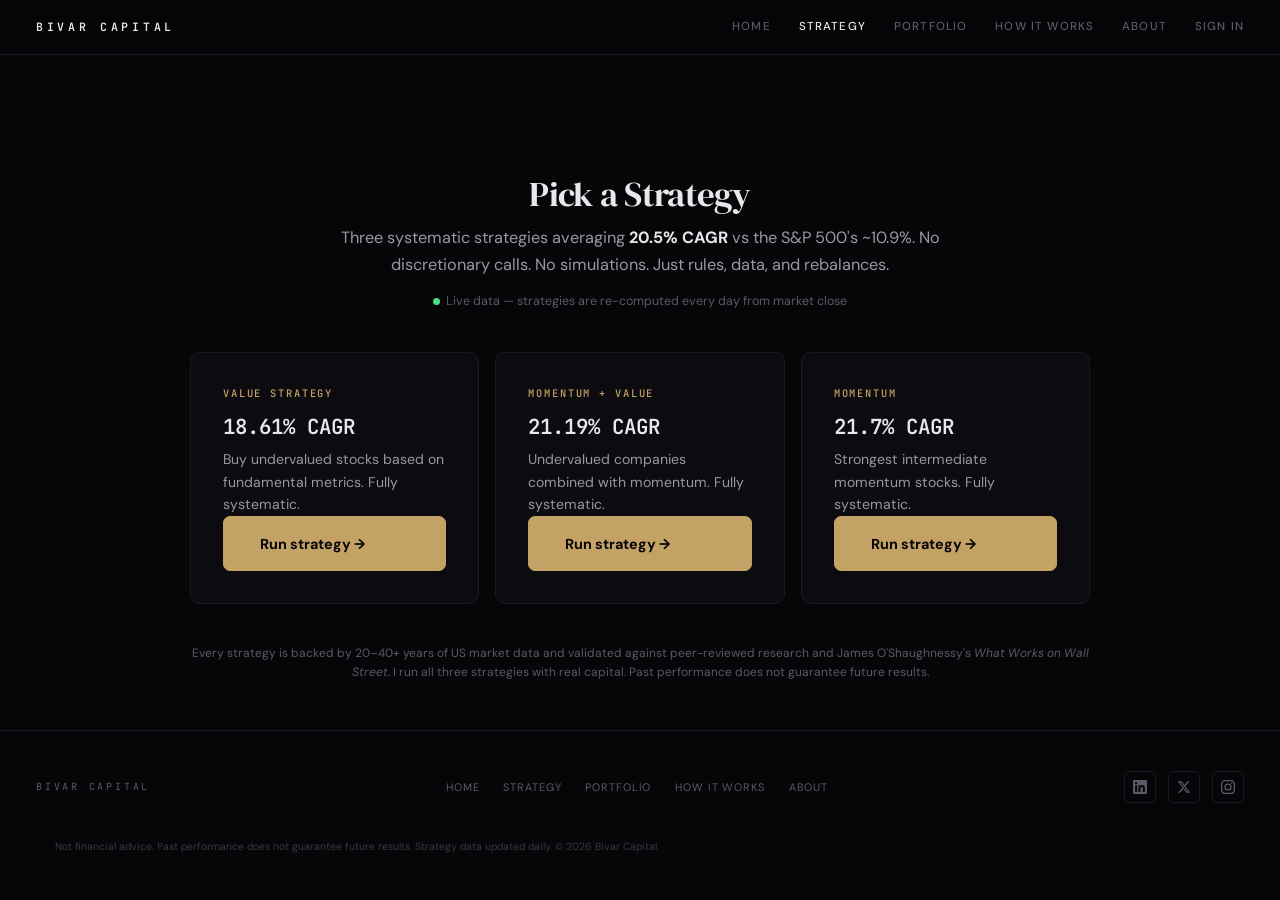
<file: invest.html>
<!DOCTYPE html>
<html lang="en">
<head>
  <meta charset="UTF-8">
  <meta name="viewport" content="width=device-width, initial-scale=1.0">
  <title>Your Stocks — Bivar Capital</title>
  <meta name="description" content="Pick a strategy, choose your market, get the stocks. Fully systematic investing.">
  <meta property="og:title" content="Your Stocks — Bivar Capital">
  <meta property="og:description" content="Pick a strategy, choose your market, get the stocks. Fully systematic investing.">
  <meta property="og:image" content="https://bivarcapital.com/og-image.png">
  <meta property="og:type" content="website">
  <meta property="og:url" content="https://bivarcapital.com/invest.html">
  <meta name="twitter:card" content="summary_large_image">
  <meta name="twitter:title" content="Your Stocks — Bivar Capital">
  <meta name="twitter:description" content="Pick a strategy, choose your market, get the stocks. Fully systematic investing.">
  <meta name="twitter:image" content="https://bivarcapital.com/og-image.png">
  <link rel="canonical" href="https://bivarcapital.com/invest.html">
  <meta name="theme-color" content="#060608">
  <link rel="apple-touch-icon" href="apple-touch-icon.png">
  <link rel="preconnect" href="https://fonts.googleapis.com">
  <link href="https://fonts.googleapis.com/css2?family=DM+Serif+Display:ital@0;1&family=DM+Sans:wght@400;500;600;700&family=JetBrains+Mono:wght@400;500;600&display=swap" rel="stylesheet">
  <link rel="icon" href="favicon.ico" type="image/x-icon">
  <link rel="icon" href="favicon.png" type="image/png">
  <link rel="stylesheet" href="style.css">
  <style>
    .wizard { max-width: 900px; margin: 0 auto; }
    .wizard-steps { display: flex; align-items: center; justify-content: center; gap: 12px; margin-bottom: 48px; }
    .step-dot {
      width: 36px; height: 36px; border-radius: 50%; display: flex; align-items: center; justify-content: center;
      font-family: var(--font-mono); font-size: 0.8rem; font-weight: 700;
      border: 2px solid var(--border); color: var(--text-muted); transition: all 0.3s;
    }
    .step-dot.active { border-color: var(--green); color: var(--green); }
    .step-dot.done { background: var(--green); border-color: var(--green); color: #fff; }
    .step-line { width: 40px; height: 2px; background: var(--border); transition: background 0.3s; }
    .step-line.active { background: var(--green); }
    .wizard-title {
      text-align: center; margin-bottom: 8px; font-family: var(--font-mono);
      font-size: 0.7rem; color: var(--text-muted); font-weight: 500; letter-spacing: 0.08em; text-transform: uppercase;
    }
    .wizard-question { text-align: center; margin-bottom: 32px; }
    .wizard-question h2 { font-family: var(--font-display); font-size: 1.6rem; }
    .options { display: flex; gap: 16px; justify-content: center; flex-wrap: wrap; }
    .opt-btn {
      background: var(--bg-card); border: 1px solid var(--border); border-radius: 10px;
      padding: 28px 36px; cursor: pointer; transition: all 0.2s; text-align: center; min-width: 200px;
    }
    .opt-btn:hover { border-color: var(--border-light); transform: translateY(-2px); }
    .opt-btn.selected { border-color: var(--accent); }
    .opt-btn h3 { font-family: var(--font-mono); font-size: 1.15rem; margin-bottom: 4px; }
    .opt-btn .cagr { color: var(--accent); font-family: var(--font-mono); font-size: 1.4rem; font-weight: 700; margin-bottom: 6px; }
    .opt-btn p { font-size: 0.82rem; color: var(--text-muted); max-width: 220px; margin: 0 auto; }
    .geo-btn {
      background: var(--bg-card); border: 1px solid var(--border); border-radius: 8px;
      padding: 18px 28px; cursor: pointer; transition: all 0.2s;
      font-family: var(--font-body); font-size: 0.95rem; font-weight: 500; color: var(--text-secondary);
    }
    .geo-btn:hover { border-color: var(--border-light); transform: translateY(-2px); }
    .geo-btn.selected { border-color: var(--accent); color: var(--accent); }
    .geo-btn.locked { opacity: 0.4; cursor: not-allowed; position: relative; }
    .geo-btn.locked:hover { transform: none; border-color: var(--border); }
    .geo-btn.locked::after {
      content: 'PRO'; position: absolute; top: -8px; right: -8px;
      background: var(--accent); color: var(--bg); font-family: var(--font-mono);
      font-size: 0.5rem; font-weight: 700; padding: 2px 6px; border-radius: 4px; letter-spacing: 0.08em;
    }
    .output-header { display: flex; justify-content: space-between; align-items: center; margin-bottom: 24px; flex-wrap: wrap; gap: 12px; }
    .output-header h2 { font-family: var(--font-display); font-size: 1.4rem; }
    .output-meta { font-family: var(--font-mono); font-size: 0.72rem; color: var(--text-muted); }
    .output-actions { display: flex; gap: 10px; flex-wrap: wrap; }
    .action-btn {
      background: var(--bg-card); border: 1px solid var(--border); border-radius: 7px;
      padding: 8px 16px; font-family: var(--font-mono); font-size: 0.72rem; font-weight: 600;
      color: var(--text-secondary); cursor: pointer; transition: all 0.2s; letter-spacing: 0.04em;
    }
    .action-btn:hover { border-color: var(--border-light); color: var(--text); }
    .action-btn.accent { border-color: var(--accent); color: var(--accent); }
    .action-btn.accent:hover { background: var(--accent); color: var(--bg); }
    .stock-table { width: 100%; border-collapse: collapse; font-size: 0.84rem; margin-bottom: 32px; }
    .stock-table th {
      font-family: var(--font-mono); font-size: 0.55rem; font-weight: 600; letter-spacing: 0.12em;
      text-transform: uppercase; color: var(--text-muted); text-align: left; padding: 10px 12px;
      border-bottom: 2px solid var(--border-light); position: sticky; top: 0; background: var(--bg);
    }
    .stock-table th.r { text-align: right; }
    .stock-table td { padding: 10px 12px; border-bottom: 1px solid var(--border); color: var(--text-secondary); }
    .stock-table td.r { text-align: right; font-variant-numeric: tabular-nums; font-family: var(--font-mono); font-size: 0.8rem; }
    .stock-table td.ticker { font-weight: 600; color: var(--text); font-family: var(--font-mono); font-size: 0.82rem; }
    .stock-table tr:hover { background: var(--bg-elevated); }
    .stock-table tr.blurred td { filter: blur(6px); user-select: none; pointer-events: none; }
    .weight-col { color: var(--text-muted) !important; }
    .rules-box {
      background: var(--bg-card); border: 1px solid var(--border); border-radius: 10px; padding: 28px; margin-bottom: 32px;
    }
    .rules-box h3 { font-family: var(--font-display); margin-bottom: 16px; font-size: 1rem; }
    .rules-box ol { padding-left: 20px; list-style: decimal; }
    .rules-box li { color: var(--text-secondary); font-size: 0.85rem; margin-bottom: 10px; line-height: 1.5; }
    .rules-box li strong { color: var(--text); }
    .back-btn {
      display: inline-flex; align-items: center; gap: 6px;
      font-family: var(--font-mono); font-size: 0.72rem; font-weight: 500; color: var(--text-muted);
      letter-spacing: 0.06em; text-transform: uppercase; cursor: pointer; transition: color 0.2s;
      margin-bottom: 24px; background: none; border: none; padding: 0;
    }
    .back-btn:hover { color: var(--accent); }
    .wizard-panel { display: none; }
    .wizard-panel.active { display: block; }
    .loading-overlay { display: flex; flex-direction: column; align-items: center; justify-content: center; padding: 80px 24px; gap: 20px; }
    .loading-spinner {
      width: 36px; height: 36px; border: 3px solid var(--border);
      border-top-color: var(--green); border-radius: 50%; animation: spin 0.8s linear infinite;
    }
    @keyframes spin { to { transform: rotate(360deg); } }
    .loading-text { font-family: var(--font-mono); font-size: 0.78rem; color: var(--text-muted); letter-spacing: 0.06em; }
    .loading-sub { font-family: var(--font-mono); font-size: 0.68rem; color: var(--text-muted); letter-spacing: 0.04em; margin-top: -12px; opacity: 0.5; }

    /* Alert bell */
    .alert-bell { cursor: pointer; opacity: 0.4; transition: opacity 0.2s; font-size: 0.9rem; }
    .alert-bell:hover { opacity: 1; }
    .alert-bell.set { opacity: 1; color: var(--accent); }
    .alert-dropdown {
      position: absolute; right: 0; top: 100%; z-index: 50;
      background: var(--bg-card); border: 1px solid var(--border); border-radius: 8px;
      padding: 12px; min-width: 200px; display: none;
      box-shadow: 0 8px 24px rgba(0,0,0,0.4);
    }
    .alert-dropdown.open { display: block; }
    .alert-dropdown .alert-opt {
      display: block; width: 100%; padding: 8px 12px; background: none; border: none;
      color: var(--text-secondary); font-family: var(--font-body); font-size: 0.8rem;
      text-align: left; cursor: pointer; border-radius: 5px; transition: background 0.15s;
    }
    .alert-dropdown .alert-opt:hover { background: var(--bg-elevated); color: var(--text); }
    .alert-dropdown .alert-title {
      font-family: var(--font-mono); font-size: 0.6rem; letter-spacing: 0.1em;
      text-transform: uppercase; color: var(--text-muted); padding: 4px 12px 8px; margin-bottom: 4px;
      border-bottom: 1px solid var(--border);
    }
    .alert-confirm { color: var(--green); font-size: 0.75rem; margin-top: 8px; display: none; text-align: center; }

    /* Paywall overlay */
    .paywall-wrap { position: relative; }
    .paywall-wrap.capped { overflow: hidden; max-height: 600px; }
    .paywall-overlay {
      position: absolute; top: 0; left: 0; right: 0; bottom: 0;
      display: flex; flex-direction: column; align-items: center; justify-content: center;
      background: linear-gradient(180deg, rgba(6,6,8,0) 0%, rgba(6,6,8,0.88) 30%, rgba(6,6,8,0.95) 100%);
      z-index: 10; padding: 40px 24px; text-align: center;
    }
    .paywall-overlay h3 { font-family: var(--font-display); font-size: 1.2rem; margin-bottom: 8px; color: var(--text); }
    .paywall-overlay p { font-size: 0.85rem; color: var(--text-muted); margin-bottom: 20px; max-width: 400px; }
    .paywall-overlay .paywall-price { font-family: var(--font-mono); font-size: 1.8rem; font-weight: 700; color: var(--accent); margin-bottom: 4px; }
    .paywall-overlay .paywall-period { font-size: 0.78rem; color: var(--text-muted); margin-bottom: 20px; }

    /* Auth modal */
    .auth-backdrop { display: none; position: fixed; inset: 0; background: rgba(0,0,0,0.7); z-index: 1000; align-items: center; justify-content: center; }
    .auth-backdrop.open { display: flex; }
    .auth-modal {
      background: var(--bg-card); border: 1px solid var(--border); border-radius: 12px;
      padding: 40px; width: 100%; max-width: 400px; position: relative;
    }
    .auth-modal h2 { font-family: var(--font-display); font-size: 1.3rem; margin-bottom: 20px; text-align: center; }
    .auth-modal input {
      width: 100%; padding: 12px 16px; background: var(--bg); border: 1px solid var(--border);
      border-radius: 7px; color: var(--text); font-family: var(--font-body); font-size: 0.9rem;
      margin-bottom: 12px; outline: none; transition: border-color 0.2s;
    }
    .auth-modal input:focus { border-color: var(--accent); }
    .auth-modal .auth-btn {
      width: 100%; padding: 14px; background: var(--accent); border: none; border-radius: 7px;
      color: var(--bg); font-family: var(--font-body); font-size: 0.9rem; font-weight: 700;
      cursor: pointer; letter-spacing: 0.04em; transition: background 0.2s;
    }
    .auth-modal .auth-btn:hover { background: var(--accent-hover); }
    .auth-modal .auth-toggle { text-align: center; margin-top: 16px; font-size: 0.82rem; color: var(--text-muted); }
    .auth-modal .auth-toggle a { color: var(--accent); cursor: pointer; }
    .auth-modal .auth-error { color: var(--red); font-size: 0.78rem; margin-bottom: 12px; display: none; }
    .auth-modal .auth-close { position: absolute; top: 16px; right: 16px; background: none; border: none; color: var(--text-muted); font-size: 1.2rem; cursor: pointer; }
    .auth-modal .auth-close:hover { color: var(--text); }

    /* Nav auth overrides */
    .pro-tag {
      display: inline-block; font-family: var(--font-mono); font-size: 0.5rem; font-weight: 700;
      padding: 2px 6px; background: var(--accent); color: var(--bg); border-radius: 4px;
      letter-spacing: 0.08em; margin-left: 6px; vertical-align: middle;
    }

    @media (max-width: 600px) {
      .opt-btn { min-width: 100%; }
      .geo-btn { min-width: calc(50% - 8px); text-align: center; }
      .stock-table { font-size: 0.72rem; }
      .stock-table th, .stock-table td { padding: 8px 5px; white-space: nowrap; }
      .output-header { flex-direction: column; align-items: flex-start; }
      .output-actions { flex-wrap: wrap; }
      .auth-modal { margin: 20px; padding: 28px; }
    }
  </style>
</head>
<body>

  <nav class="nav" role="navigation" aria-label="Main navigation">
    <a href="/" class="nav-logo">BIVAR CAPITAL</a>
    <button class="nav-toggle" aria-label="Toggle menu" onclick="document.querySelector('.nav-links').classList.toggle('open')">
      <span></span><span></span><span></span>
    </button>
    <div class="nav-links">
      <a href="/">Home</a>
      <a href="invest.html" class="active">Strategy</a>
      <a href="portfolio.html">Portfolio</a>
      <a href="strategies.html">How It Works</a>
      <a href="about.html">About</a>
      <a href="#signin" class="btn-sub" id="nav-auth-link" onclick="event.preventDefault();openAuth('login')">Sign In</a>
    </div>
  </nav>

  <section class="section" style="padding-top:120px">
    <div class="container">
      <div class="wizard" id="wizard">

        <div class="wizard-steps" id="wizard-steps" style="display:none">
          <div class="step-dot active" id="dot1">1</div>
          <div class="step-line" id="line1"></div>
          <div class="step-dot" id="dot2">2</div>
          <div class="step-line" id="line2"></div>
          <div class="step-dot" id="dot3">3</div>
        </div>

        <!-- Step 1: Strategy Cards -->
        <div class="wizard-panel active" id="step1">
          <div style="text-align:center;margin-bottom:40px">
            <h1 style="font-family:var(--font-display);font-size:clamp(1.6rem,4vw,2.2rem);margin-bottom:12px">Pick a Strategy</h1>
            <p style="font-size:1.02rem;color:var(--text-secondary);max-width:640px;margin:0 auto 12px">Three systematic strategies averaging <strong style="color:var(--text)">20.5% CAGR</strong> vs the S&amp;P 500's ~10.9%. No discretionary calls. No simulations. Just rules, data, and rebalances.</p>
            <p style="margin:14px auto 0;font-size:0.78rem;color:var(--text-muted)"><span class="live-dot"></span>Live data &mdash; strategies are re-computed every day from market close</p>
          </div>
          <div class="cards-grid cards-3">
            <div class="card">
              <span class="label">Value Strategy</span>
              <h3 style="font-family:var(--font-mono)">18.61% CAGR</h3>
              <p>Buy undervalued stocks based on fundamental metrics. Fully systematic.</p>
              <a class="btn btn-accent" style="cursor:pointer;padding:14px 36px;font-size:0.9rem;margin-top:auto;padding-top:16px" onclick="selectStrategy('value', event)">Run strategy &rarr;</a>
            </div>
            <div class="card">
              <span class="label">Momentum + Value</span>
              <h3 style="font-family:var(--font-mono)">21.19% CAGR</h3>
              <p>Undervalued companies combined with momentum. Fully systematic.</p>
              <a class="btn btn-accent" style="cursor:pointer;padding:14px 36px;font-size:0.9rem;margin-top:auto;padding-top:16px" onclick="selectStrategy('trend', event)">Run strategy &rarr;</a>
            </div>
            <div class="card">
              <span class="label">Momentum</span>
              <h3 style="font-family:var(--font-mono)">21.7% CAGR</h3>
              <p>Strongest intermediate momentum stocks. Fully systematic.</p>
              <a class="btn btn-accent" style="cursor:pointer;padding:14px 36px;font-size:0.9rem;margin-top:auto;padding-top:16px" onclick="selectStrategy('momentum', event)">Run strategy &rarr;</a>
            </div>
          </div>
          <p style="margin-top:40px;font-size:0.75rem;color:var(--text-muted);text-align:center;max-width:100%">Every strategy is backed by 20&ndash;40+ years of US market data and validated against peer-reviewed research and James O'Shaughnessy's <em>What Works on Wall Street</em>. I run all three strategies with real capital. Past performance does not guarantee future results.</p>
        </div>

        <!-- Step 2: Geography + Market Cap -->
        <div class="wizard-panel" id="step2">
          <button class="back-btn" onclick="goToStep(1)">&larr; Back</button>
          <div class="wizard-title">Step 2</div>
          <div class="wizard-question"><h2>Where do you want to invest?</h2></div>
          <div class="options" id="geo-options">
            <div class="geo-btn" onclick="selectGeo('USA', event)">USA</div>
            <div class="geo-btn" onclick="selectGeo('Global', event)">Global</div>
            <div class="geo-btn" onclick="selectGeo('Europe', event)">Europe</div>
            <div class="geo-btn" onclick="selectGeo('Asia', event)">Asia</div>
            <div class="geo-btn" onclick="selectGeo('Emerging', event)">Emerging Markets</div>
          </div>
          <div id="mktcap-wrap" style="margin-top:32px;text-align:center">
            <label style="display:inline-flex;align-items:center;gap:10px;font-size:0.85rem;color:var(--text-muted)">
              Min. Market Cap:
              <select id="mktcap-filter" style="background:var(--bg-card);border:1px solid var(--border);border-radius:6px;padding:8px 12px;color:var(--text);font-family:var(--font-mono);font-size:0.82rem">
                <option value="0">All</option>
                <option value="200">$200M+</option>
                <option value="500">$500M+</option>
                <option value="1000">$1B+</option>
                <option value="2000">$2B+</option>
                <option value="5000">$5B+</option>
                <option value="10000">$10B+</option>
              </select>
            </label>
          </div>
          <!-- Go Pro CTA for free users -->
          <div id="step2-pro-cta" style="margin-top:40px;background:var(--bg-card);border:1px solid var(--accent);border-radius:10px;padding:28px;text-align:center;max-width:500px;margin-left:auto;margin-right:auto;display:none">
            <p style="font-family:var(--font-mono);font-size:0.6rem;letter-spacing:0.15em;text-transform:uppercase;color:var(--accent);margin-bottom:8px;max-width:none">Pro</p>
            <h3 style="font-family:var(--font-display);font-size:1.2rem;margin-bottom:8px">Unlock all markets</h3>
            <p style="font-size:0.85rem;color:var(--text-muted);margin-bottom:16px;max-width:none">Global, Europe, Asia, Emerging Markets &mdash; plus market cap filters, CSV export, and automated rebalance email alerts.</p>
            <p style="font-family:var(--font-mono);font-size:1.4rem;font-weight:700;color:var(--accent);margin-bottom:4px">$39<span style="font-size:0.75rem;font-weight:400;color:var(--text-muted)">/month</span></p>
            <p style="font-size:0.72rem;color:var(--text-muted);margin-bottom:16px">or $299/year (save 36%)</p>
            <a onclick="openAuth('register')" style="display:inline-block;padding:12px 32px;background:var(--accent);border-radius:7px;color:var(--bg);font-size:0.82rem;font-weight:700;cursor:pointer;transition:background 0.25s">Go Pro &rarr;</a>
          </div>
        </div>

        <!-- Step 3: Output -->
        <div class="wizard-panel" id="step3">
          <button class="back-btn" onclick="goToStep(2)">&larr; Back</button>
          <div class="output-header">
            <div>
              <h2 id="output-title"></h2>
              <div class="output-meta" id="output-meta"></div>
            </div>
            <div class="output-actions" id="output-actions">
              <button class="action-btn accent" onclick="goToStep(1)">Start Over</button>
            </div>
          </div>
          <div class="rules-box" id="rules-box"></div>
          <div class="paywall-wrap">
            <div style="overflow-x:auto">
              <table class="stock-table">
                <thead id="table-head"></thead>
                <tbody id="table-body"></tbody>
              </table>
            </div>
            <div class="paywall-overlay" id="paywall-overlay" style="display:none">
              <h3>You're seeing 3 of 25 stocks.</h3>
              <p style="max-width:420px">The stocks you can't see are where the edge is. Full access to all three strategies, every region, updated daily.</p>
              <div class="paywall-price">$39<span style="font-size:0.9rem;font-weight:400;color:var(--text-muted)">/month</span></div>
              <div class="paywall-period">or $299/year (save 36%) &middot; Cancel anytime</div>
              <button class="auth-btn" style="padding:14px 36px;background:var(--accent);border:none;border-radius:7px;color:var(--bg);font-size:0.9rem;font-weight:700;cursor:pointer;margin-bottom:12px" onclick="openAuth('register')">Go Pro &rarr;</button>
              <p style="font-size:0.72rem;color:var(--text-muted);margin:0">Already have an account? <a style="color:var(--accent);cursor:pointer" onclick="openAuth('login')">Sign in</a></p>
            </div>
          </div>
          <div style="background:var(--bg-elevated);border:1px solid var(--border);border-radius:10px;padding:24px 28px;margin-top:32px">
            <p style="font-size:0.78rem;color:var(--text-muted);max-width:100%;margin-bottom:0;line-height:1.6">
              Every strategy is backed by 20&ndash;40+ years of US market data. Past performance does not guarantee future results.
            </p>
          </div>
        </div>

      </div>
    </div>
  </section>

  <!-- Auth Modal -->
  <div class="auth-backdrop" id="auth-backdrop" onclick="if(event.target===this)closeAuth()">
    <div class="auth-modal">
      <button class="auth-close" onclick="closeAuth()">&times;</button>
      <h2 id="auth-title">Sign In</h2>
      <div class="auth-error" id="auth-error"></div>
      <input type="email" id="auth-email" placeholder="Email address" autocomplete="email">
      <input type="password" id="auth-password" placeholder="Password" autocomplete="current-password">
      <button class="auth-btn" id="auth-submit" onclick="submitAuth()">Sign In</button>
      <div class="auth-toggle" id="auth-toggle">
        Don't have an account? <a onclick="switchAuth()">Sign up</a>
      </div>
    </div>
  </div>

  <footer class="footer">
    <span class="footer-logo">BIVAR CAPITAL</span>
    <div class="footer-links">
      <a href="/">Home</a>
      <a href="invest.html">Strategy</a>
      <a href="portfolio.html">Portfolio</a>
      <a href="strategies.html">How It Works</a>
      <a href="about.html">About</a>
    </div>
    <div class="social-icons">
      <a href="https://www.linkedin.com/in/lu%C3%ADs-portugal-6a252441/" target="_blank" rel="noopener" aria-label="LinkedIn"><svg viewBox="0 0 24 24"><path d="M20.447 20.452h-3.554v-5.569c0-1.328-.027-3.037-1.852-3.037-1.853 0-2.136 1.445-2.136 2.939v5.667H9.351V9h3.414v1.561h.046c.477-.9 1.637-1.85 3.37-1.85 3.601 0 4.267 2.37 4.267 5.455v6.286zM5.337 7.433a2.062 2.062 0 01-2.063-2.065 2.064 2.064 0 112.063 2.065zm1.782 13.019H3.555V9h3.564v11.452zM22.225 0H1.771C.792 0 0 .774 0 1.729v20.542C0 23.227.792 24 1.771 24h20.451C23.2 24 24 23.227 24 22.271V1.729C24 .774 23.2 0 22.222 0h.003z"/></svg></a>
      <a href="https://x.com/LuisPAbr" target="_blank" rel="noopener" aria-label="X / Twitter"><svg viewBox="0 0 24 24"><path d="M18.244 2.25h3.308l-7.227 8.26 8.502 11.24H16.17l-5.214-6.817L4.99 21.75H1.68l7.73-8.835L1.254 2.25H8.08l4.713 6.231zm-1.161 17.52h1.833L7.084 4.126H5.117z"/></svg></a>
      <a href="https://instagram.com/bivarcapital" target="_blank" rel="noopener" aria-label="Instagram"><svg viewBox="0 0 24 24"><path d="M12 2.163c3.204 0 3.584.012 4.85.07 3.252.148 4.771 1.691 4.919 4.919.058 1.265.069 1.645.069 4.849 0 3.205-.012 3.584-.069 4.849-.149 3.225-1.664 4.771-4.919 4.919-1.266.058-1.644.07-4.85.07-3.204 0-3.584-.012-4.849-.07-3.26-.149-4.771-1.699-4.919-4.92-.058-1.265-.07-1.644-.07-4.849 0-3.204.013-3.583.07-4.849.149-3.227 1.664-4.771 4.919-4.919 1.266-.057 1.645-.069 4.849-.069zM12 0C8.741 0 8.333.014 7.053.072 2.695.272.273 2.69.073 7.052.014 8.333 0 8.741 0 12c0 3.259.014 3.668.072 4.948.2 4.358 2.618 6.78 6.98 6.98C8.333 23.986 8.741 24 12 24c3.259 0 3.668-.014 4.948-.072 4.354-.2 6.782-2.618 6.979-6.98.059-1.28.073-1.689.073-4.948 0-3.259-.014-3.667-.072-4.947-.196-4.354-2.617-6.78-6.979-6.98C15.668.014 15.259 0 12 0zm0 5.838a6.162 6.162 0 100 12.324 6.162 6.162 0 000-12.324zM12 16a4 4 0 110-8 4 4 0 010 8zm6.406-11.845a1.44 1.44 0 100 2.881 1.44 1.44 0 000-2.881z"/></svg></a>
    </div>
    <p class="footer-disclaimer">Not financial advice. Past performance does not guarantee future results. Strategy data updated daily. &copy; 2026 Bivar Capital</p>
  </footer>

  <script>
    // ========== AUTH (direct REST API) ==========
    const SUPABASE_URL = 'https://efiyeiwdywodjxxnslvu.supabase.co';
    const SUPABASE_KEY = 'sb_publishable_IccFybhqHU9RM5rc-Em1KA_G5Dsrqha';

    let currentUser = null;
    let userIsPaid = false;
    let authMode = 'login';
    const FREE_STOCKS = 3;

    async function authFetch(endpoint, body) {
      const res = await fetch(SUPABASE_URL + '/auth/v1' + endpoint, {
        method: 'POST',
        headers: { 'Content-Type': 'application/json', 'apikey': SUPABASE_KEY },
        body: JSON.stringify(body)
      });
      return res.json();
    }

    // Migrate old localStorage keys
    if (localStorage.getItem('rtw_token') && !localStorage.getItem('bc_token')) {
      localStorage.setItem('bc_token', localStorage.getItem('rtw_token'));
      if (localStorage.getItem('rtw_refresh')) localStorage.setItem('bc_refresh', localStorage.getItem('rtw_refresh'));
      localStorage.removeItem('rtw_token'); localStorage.removeItem('rtw_refresh');
    }

    async function checkAuth() {
      const token = localStorage.getItem('bc_token');
      if (!token) { currentUser = null; userIsPaid = false; updateNavAuth(); updateGeoLocks(); return; }
      try {
        const res = await fetch(SUPABASE_URL + '/auth/v1/user', {
          headers: { 'Authorization': 'Bearer ' + token, 'apikey': SUPABASE_KEY }
        });
        if (!res.ok) {
          const refreshToken = localStorage.getItem('bc_refresh');
          if (refreshToken) {
            const refRes = await fetch(SUPABASE_URL + '/auth/v1/token?grant_type=refresh_token', {
              method: 'POST',
              headers: { 'Content-Type': 'application/json', 'apikey': SUPABASE_KEY },
              body: JSON.stringify({ refresh_token: refreshToken })
            });
            if (refRes.ok) {
              const data = await refRes.json();
              localStorage.setItem('bc_token', data.access_token);
              if (data.refresh_token) localStorage.setItem('bc_refresh', data.refresh_token);
              currentUser = data.user;
              userIsPaid = data.user?.user_metadata?.is_paid === true;
              updateNavAuth(); updateGeoLocks();
              return;
            }
          }
          throw new Error('expired');
        }
        const user = await res.json();
        currentUser = user;
        userIsPaid = user?.user_metadata?.is_paid === true;
      } catch (e) {
        localStorage.removeItem('bc_token');
        localStorage.removeItem('bc_refresh');
        currentUser = null;
        userIsPaid = false;
      }
      updateNavAuth();
      updateGeoLocks();
    }

    function updateNavAuth() {
      const el = document.getElementById('nav-auth-link');
      if (!el) return;
      if (currentUser) {
        const name = currentUser.email.split('@')[0].toUpperCase();
        el.innerHTML = name + (userIsPaid ? ' <span class="pro-tag">PRO</span>' : '');
        el.href = '#';
        el.onclick = function(e) { e.preventDefault(); };
        el.style.cursor = 'default';
        if (userIsPaid) el.style.borderColor = 'var(--accent)';
        if (!document.getElementById('nav-signout')) {
          var signout = document.createElement('a');
          signout.id = 'nav-signout';
          signout.textContent = 'Sign Out';
          signout.href = '#';
          signout.style.cssText = 'font-family:var(--font-mono);font-size:0.62rem;font-weight:500;letter-spacing:0.1em;text-transform:uppercase;color:var(--text-muted);cursor:pointer;transition:color 0.2s;margin-left:12px;';
          signout.onmouseover = function() { this.style.color = 'var(--text)'; };
          signout.onmouseout = function() { this.style.color = 'var(--text-muted)'; };
          signout.onclick = function(e) { e.preventDefault(); doLogout(); window.location.reload(); };
          el.parentNode.appendChild(signout);
        }
      } else {
        el.textContent = 'Sign In';
        el.href = '#signin';
        el.onclick = function(e) { e.preventDefault(); openAuth('login'); };
        var old = document.getElementById('nav-signout');
        if (old) old.remove();
      }
    }

    function updateGeoLocks() {
      const btns = document.querySelectorAll('#geo-options .geo-btn');
      btns.forEach(btn => {
        const geo = btn.textContent.trim();
        if (geo !== 'USA' && !userIsPaid) {
          btn.classList.add('locked');
        } else {
          btn.classList.remove('locked');
        }
      });
      const mktWrap = document.getElementById('mktcap-wrap');
      if (mktWrap) mktWrap.style.display = userIsPaid ? '' : 'none';
      const proCta = document.getElementById('step2-pro-cta');
      if (proCta) proCta.style.display = userIsPaid ? 'none' : 'block';
    }

    function openAuth(mode) {
      authMode = mode;
      document.getElementById('auth-title').textContent = mode === 'register' ? 'Create Account' : 'Sign In';
      document.getElementById('auth-submit').textContent = mode === 'register' ? 'Create Account' : 'Sign In';
      document.getElementById('auth-toggle').innerHTML = mode === 'register'
        ? 'Already have an account? <a onclick="switchAuth()">Sign in</a>'
        : 'Don\'t have an account? <a onclick="switchAuth()">Sign up</a>';
      document.getElementById('auth-error').style.display = 'none';
      document.getElementById('auth-email').value = '';
      document.getElementById('auth-password').value = '';
      document.getElementById('auth-backdrop').classList.add('open');
      document.getElementById('auth-email').focus();
    }

    function closeAuth() {
      document.getElementById('auth-backdrop').classList.remove('open');
    }

    function switchAuth() {
      openAuth(authMode === 'login' ? 'register' : 'login');
    }

    async function submitAuth() {
      const email = document.getElementById('auth-email').value.trim();
      const password = document.getElementById('auth-password').value;
      const errEl = document.getElementById('auth-error');
      errEl.style.display = 'none';
      errEl.style.color = 'var(--red)';

      if (!email || !password) {
        errEl.textContent = 'Please fill in all fields.';
        errEl.style.display = 'block';
        return;
      }
      if (password.length < 6) {
        errEl.textContent = 'Password must be at least 6 characters.';
        errEl.style.display = 'block';
        return;
      }

      const btn = document.getElementById('auth-submit');
      btn.textContent = 'Loading...';
      btn.disabled = true;

      try {
        let data;
        if (authMode === 'register') {
          data = await authFetch('/signup', { email, password });
        } else {
          data = await authFetch('/token?grant_type=password', { email, password });
        }

        btn.disabled = false;
        btn.textContent = authMode === 'register' ? 'Create Account' : 'Sign In';

        if (data.error || data.error_code || data.msg) {
          errEl.textContent = data.msg || data.error_description || data.error || 'Something went wrong';
          errEl.style.display = 'block';
          return;
        }

        if (authMode === 'register' && !data.access_token) {
          const loginData = await authFetch('/token?grant_type=password', { email, password });
          if (loginData.access_token) {
            localStorage.setItem('bc_token', loginData.access_token);
            if (loginData.refresh_token) localStorage.setItem('bc_refresh', loginData.refresh_token);
            closeAuth();
            await checkAuth();
            if (document.getElementById('table-body') && document.getElementById('table-body').innerHTML) {
              showOutput();
            }
            return;
          }
          errEl.textContent = 'Account created! You can now sign in.';
          errEl.style.display = 'block';
          errEl.style.color = 'var(--green)';
          return;
        }

        if (data.access_token) {
          localStorage.setItem('bc_token', data.access_token);
          if (data.refresh_token) localStorage.setItem('bc_refresh', data.refresh_token);
        }

        closeAuth();
        await checkAuth();
        if (document.getElementById('table-body') && document.getElementById('table-body').innerHTML) {
          showOutput();
        }
      } catch (e) {
        btn.disabled = false;
        btn.textContent = authMode === 'register' ? 'Create Account' : 'Sign In';
        errEl.textContent = 'Connection error. Please try again.';
        errEl.style.display = 'block';
      }
    }

    function doLogout() {
      localStorage.removeItem('bc_token');
      localStorage.removeItem('bc_refresh');
      currentUser = null;
      userIsPaid = false;
      updateNavAuth();
      updateGeoLocks();
    }

    // ========== WIZARD LOGIC ==========
    let wizardData = null;
    let selectedStrategy = '';
    let selectedGeo = '';
    const defaultMktCap = { value: 200, trend: 200, momentum: 2000 };
    const NAME_IDX = 1;
    const MKTCAP_IDX = 2;

    fetch('wizard-data.json')
      .then(r => r.json())
      .then(d => { wizardData = d; })
      .catch(() => { console.error('Failed to load wizard-data.json'); });

    function goToStep(n) {
      document.querySelectorAll('.wizard-panel').forEach(p => p.classList.remove('active'));
      document.getElementById('step' + n).classList.add('active');
      document.getElementById('wizard-steps').style.display = n === 1 ? 'none' : 'flex';
      for (let i = 1; i <= 3; i++) {
        const dot = document.getElementById('dot' + i);
        dot.classList.remove('active', 'done');
        if (i < n) dot.classList.add('done');
        else if (i === n) dot.classList.add('active');
      }
      document.getElementById('line1').classList.toggle('active', n >= 2);
      document.getElementById('line2').classList.toggle('active', n >= 3);
      window.scrollTo({ top: document.getElementById('wizard').offsetTop - 100, behavior: 'smooth' });
    }

    function selectStrategy(s, e) {
      selectedStrategy = s;
      document.querySelectorAll('.opt-btn').forEach(b => b.classList.remove('selected'));
      if (e && e.currentTarget) e.currentTarget.classList.add('selected');
      const sel = document.getElementById('mktcap-filter');
      const def = defaultMktCap[s] || 0;
      for (let o of sel.options) { o.selected = parseInt(o.value) === def; }
      updateGeoLocks();
      setTimeout(() => goToStep(2), 200);
    }

    function selectGeo(g, e) {
      if (g !== 'USA' && !userIsPaid) {
        openAuth('register');
        return;
      }
      selectedGeo = g;
      document.querySelectorAll('.geo-btn').forEach(b => b.classList.remove('selected'));
      if (e) e.currentTarget.classList.add('selected');
      setTimeout(() => showLoading(), 200);
    }

    function showLoading() {
      const stratLabels = { value: 'Value', trend: 'Trending Value', momentum: 'Momentum' };
      const geoLabel = selectedGeo === 'Emerging' ? 'Emerging Markets' : selectedGeo;
      const panel = document.getElementById('step3');
      panel.innerHTML = `
        <div class="loading-overlay">
          <div class="loading-spinner"></div>
          <div class="loading-text">Screening ${geoLabel} universe...</div>
          <div class="loading-sub">Applying ${stratLabels[selectedStrategy]} filters</div>
        </div>`;
      goToStep(3);
      setTimeout(() => rebuildStep3(), 1400);
    }

    function rebuildStep3() {
      const panel = document.getElementById('step3');
      const paidActions = userIsPaid ? `
        <label style="display:flex;align-items:center;gap:6px;font-family:var(--font-mono);font-size:0.72rem;color:var(--text-muted)">
          Stocks:
          <input type="number" id="pick-count" value="25" min="1" max="25" style="width:50px;background:var(--bg-card);border:1px solid var(--border);border-radius:6px;padding:6px 8px;color:var(--text);font-family:var(--font-mono);font-size:0.82rem;text-align:center">
        </label>
        <button class="action-btn" onclick="randomSelect()">Random Selector</button>
        <button class="action-btn" onclick="exportCSV()">Export CSV</button>
        <div style="position:relative;display:inline-block">
          <button class="action-btn" onclick="toggleRebalanceAlert(this)" id="rebalance-alert-btn">\u{1F514} Rebalance Alert</button>
          <div class="alert-dropdown" id="rebalance-dropdown">
            <div class="alert-title">Remind me to rebalance</div>
            <p style="font-size:0.7rem;color:var(--text-muted);padding:4px 12px 8px;margin:0;line-height:1.4">We'll email you the day before with your updated stock list.</p>
            <button class="alert-opt" onclick="setStrategyAlert(1)">In 1 month</button>
            <button class="alert-opt" onclick="setStrategyAlert(3)">In 3 months</button>
            <button class="alert-opt" onclick="setStrategyAlert(6)">In 6 months</button>
            <button class="alert-opt" onclick="setStrategyAlert(12)">In 1 year</button>
            <div style="border-top:1px solid var(--border);margin-top:4px;padding-top:8px">
              <input type="date" id="custom-alert-date" style="width:100%;padding:6px 10px;background:var(--bg-elevated);border:1px solid var(--border);border-radius:5px;color:var(--text);font-family:var(--font-mono);font-size:0.78rem">
              <button class="alert-opt" style="margin-top:4px;color:var(--accent)" onclick="setCustomAlert()">Set my date</button>
            </div>
          </div>
        </div>
      ` : '';

      panel.innerHTML = `
        <button class="back-btn" onclick="goToStep(2)">&larr; Back</button>
        <div class="output-header">
          <div>
            <h2 id="output-title"></h2>
            <div class="output-meta" id="output-meta"></div>
          </div>
          <div class="output-actions">
            ${paidActions}
            <button class="action-btn accent" onclick="goToStep(1)">Start Over</button>
          </div>
        </div>
        <div class="rules-box" id="rules-box"></div>
        <div id="data-date-bar" style="display:flex;align-items:center;gap:8px;margin-bottom:16px;padding:10px 16px;background:var(--bg-elevated);border:1px solid var(--border);border-radius:8px">
          <span class="live-dot"></span>
          <span style="font-family:var(--font-mono);font-size:0.72rem;color:var(--text-muted)">Data as of: <strong id="data-date-display" style="color:var(--text-secondary)"></strong> &mdash; updated daily from market close</span>
        </div>
        <div class="paywall-wrap">
          <div style="overflow-x:auto">
            <table class="stock-table">
              <thead id="table-head"></thead>
              <tbody id="table-body"></tbody>
            </table>
          </div>
          <div class="paywall-overlay" id="paywall-overlay" style="display:none">
            <h3>You're seeing 3 of 25 stocks.</h3>
            <p style="max-width:420px">The stocks you can't see are where the edge is. Full access to all three strategies, every region, updated daily.</p>
            <div class="paywall-price">$39<span style="font-size:0.9rem;font-weight:400;color:var(--text-muted)">/month</span></div>
            <div class="paywall-period">or $299/year (save 36%)</div>
            <p style="font-size:0.78rem;color:var(--text-muted);margin-bottom:16px;max-width:380px">Less than one trade commission. Similar services charge $1,000\u20132,000/year.</p>
            <button class="auth-btn" style="padding:14px 36px;background:var(--accent);border:none;border-radius:7px;color:var(--bg);font-size:0.9rem;font-weight:700;cursor:pointer;margin-bottom:12px" onclick="openAuth('register')">Go Pro &rarr;</button>
            <p style="font-size:0.72rem;color:var(--text-muted);margin:0">Already have an account? <a style="color:var(--accent);cursor:pointer" onclick="openAuth('login')">Sign in</a></p>
          </div>
        </div>
        <div style="background:var(--bg-elevated);border:1px solid var(--border);border-radius:10px;padding:24px 28px;margin-top:32px">
          <p style="font-size:0.78rem;color:var(--text-muted);max-width:100%;margin-bottom:0;line-height:1.6">
            Every strategy is backed by 20&ndash;40+ years of US market data. Past performance does not guarantee future results.
          </p>
        </div>`;
      showOutput();
    }

    function getFilteredStocks() {
      if (!wizardData) return [];
      const sourceKey = selectedStrategy === 'value' ? 'value' : selectedStrategy === 'momentum' ? 'momentum' : 'trend';
      const source = wizardData[sourceKey] || {};
      const raw = source[selectedGeo] || [];
      const minCap = userIsPaid ? (parseInt(document.getElementById('mktcap-filter')?.value) || 0) : 0;
      if (minCap === 0) return raw;
      return raw.filter(s => s[MKTCAP_IDX] != null && s[MKTCAP_IDX] >= minCap);
    }

    function showOutput(randomCount) {
      if (!wizardData) return;
      const isRandom = typeof randomCount === 'number';
      const stratLabels = { value: 'Value', trend: 'Momentum + Value', momentum: 'Momentum' };
      const stratLabel = stratLabels[selectedStrategy] || selectedStrategy;
      const geoLabel = selectedGeo === 'Emerging' ? 'Emerging Markets' : selectedGeo;
      const filtered = getFilteredStocks();
      const count = isRandom ? Math.min(randomCount, filtered.length) : Math.min(25, filtered.length);
      const weight = count > 0 ? (100 / count).toFixed(1) : '0';
      const minCap = userIsPaid ? (parseInt(document.getElementById('mktcap-filter')?.value) || 0) : 0;
      const capLabel = minCap > 0 ? ` \u00b7 Min $${minCap >= 1000 ? (minCap/1000)+'B' : minCap+'M'}` : '';
      const title = isRandom ? `Random Selection \u2014 ${stratLabel} ${geoLabel}` : `${stratLabel} \u2014 ${geoLabel}`;
      document.getElementById('output-title').textContent = title;
      document.getElementById('output-meta').textContent = `${count} stocks \u00b7 Equal weight (${weight}% each)${capLabel}`;
      const dateEl = document.getElementById('data-date-display');
      // Try portfolio-data.json first (updated daily), fallback to wizard-data
      fetch('portfolio-data.json').then(r=>r.json()).then(pd=>{if(dateEl&&pd.updated)dateEl.textContent=pd.updated;}).catch(()=>{if(dateEl)dateEl.textContent=wizardData.date;});
      const rulesBox = document.getElementById('rules-box');
      const recommendTip = `<li>We recommend holding a <strong>minimum of 10 stocks</strong> per strategy. For larger portfolios, 25 stocks is optimal (best Sharpe ratio). Fewer than 10 exposes you to excessive single-stock risk.</li><li>We recommend investing at least 3\u20134 times a year to reduce the impact of seasonality or isolated market events. Spreading your entries helps smooth out timing risk.</li>`;
      if (userIsPaid) {
        // Pro users see full methodology
        if (selectedStrategy === 'value') {
          rulesBox.innerHTML = `<h3>Value Strategy Rules</h3><ol><li>Rank the entire ${geoLabel} universe using 6 value metrics: P/E, P/S, P/B, P/CF, EV/EBITDA, and Shareholder Yield</li><li>Exclude financial sector stocks</li><li>Exclude stocks with negative earnings</li><li>Combine the percentile ranks into a composite Value Score</li><li>Select the ${count} cheapest stocks${isRandom ? ' (randomly picked)' : ''}</li><li>Equal weight each position at ${weight}%</li><li>Rebalance annually</li>${recommendTip}</ol>`;
        } else if (selectedStrategy === 'momentum') {
          rulesBox.innerHTML = `<h3>Intermediate Momentum Strategy Rules</h3><ol><li>Take the ${geoLabel} universe of stocks</li><li>Calculate intermediate momentum: 12-month return minus 6-month return (months 7\u201312)</li><li>Select the top ${count} stocks${isRandom ? ' (randomly picked)' : ''}</li><li>Equal weight each position at ${weight}%</li><li>Rebalance annually</li>${recommendTip}</ol>`;
        } else {
          rulesBox.innerHTML = `<h3>Trending Value Strategy Rules</h3><ol><li>Start with the Value strategy: rank the ${geoLabel} universe using 6 value metrics</li><li>Exclude financial sector stocks and stocks without positive earnings</li><li>Identify the cheapest 10% of stocks</li><li>Within that cheapest 10%, rank by 6-month price momentum</li><li>Select the top ${count} stocks${isRandom ? ' (randomly picked)' : ''}</li><li>Equal weight each position at ${weight}%</li><li>Rebalance annually</li>${recommendTip}</ol>`;
        }
      } else {
        // Free users see high-level overview only
        const proNote = `<div style="background:var(--bg-elevated);border:1px solid var(--border);border-radius:8px;padding:14px 18px;margin-top:16px"><p style="font-family:var(--font-mono);font-size:0.72rem;color:var(--text-muted);margin:0;max-width:none">The exact ranking formula, filters, and parameters are available to Pro members.</p></div>`;
        if (selectedStrategy === 'value') {
          rulesBox.innerHTML = `<h3>Value Strategy</h3><ol><li>Rank the entire ${geoLabel} universe using a proprietary composite of fundamental value metrics</li><li>Apply sector and quality filters</li><li>Select the ${count} cheapest stocks by composite score</li><li>Equal weight each position at ${weight}%</li><li>Rebalance annually</li></ol>${proNote}`;
        } else if (selectedStrategy === 'momentum') {
          rulesBox.innerHTML = `<h3>Intermediate Momentum Strategy</h3><ol><li>Take the ${geoLabel} universe of stocks</li><li>Calculate intermediate momentum using a specific lookback window</li><li>Select the top ${count} stocks by momentum score</li><li>Equal weight each position at ${weight}%</li><li>Rebalance annually</li></ol>${proNote}`;
        } else {
          rulesBox.innerHTML = `<h3>Trending Value Strategy</h3><ol><li>Start with the Value composite to identify undervalued stocks</li><li>Apply sector and quality filters</li><li>Within the cheapest stocks, rank by price momentum</li><li>Select the top ${count} stocks</li><li>Equal weight each position at ${weight}%</li><li>Rebalance annually</li></ol>${proNote}`;
        }
      }
      const thead = document.getElementById('table-head');
      const tbody = document.getElementById('table-body');
      let stocks = isRandom ? [...filtered].sort(() => Math.random() - 0.5).slice(0, count) : filtered.slice(0, 25);

      if (stocks.length === 0) {
        thead.innerHTML = '';
        tbody.innerHTML = `<tr><td colspan="4" style="text-align:center;padding:40px;color:var(--text-muted)">No stocks match this filter. Try lowering the market cap threshold.</td></tr>`;
      } else if (selectedStrategy === 'value') {
        thead.innerHTML = `<tr><th>#</th><th>Ticker</th><th>Company</th><th class="r">Mkt Cap</th><th class="r">P/E</th><th class="r">P/S</th><th class="r">P/B</th><th class="r">P/CF</th><th class="r">EV/EBITDA</th><th class="r">SH Yield %</th><th class="r">Weight</th></tr>`;
        tbody.innerHTML = stocks.map((s, i) => `<tr class="${!userIsPaid && i >= FREE_STOCKS ? 'blurred' : ''}"><td>${i+1}</td><td class="ticker">${s[0]}</td><td>${s[1]}</td><td class="r">${fmtCap(s[2])}</td><td class="r">${fmt(s[3],1)}</td><td class="r">${fmt(s[4],2)}</td><td class="r">${fmt(s[5],2)}</td><td class="r">${fmt(s[6],1)}</td><td class="r">${fmt(s[7],1)}</td><td class="r">${fmt(s[8],1)}</td><td class="r weight-col">${weight}%</td></tr>`).join('');
      } else if (selectedStrategy === 'momentum') {
        thead.innerHTML = `<tr><th>#</th><th>Ticker</th><th>Company</th><th class="r">Mkt Cap</th><th class="r">12M %</th><th class="r">6M %</th><th class="r">Int. Mom %</th><th class="r">Weight</th></tr>`;
        tbody.innerHTML = stocks.map((s, i) => `<tr class="${!userIsPaid && i >= FREE_STOCKS ? 'blurred' : ''}"><td>${i+1}</td><td class="ticker">${s[0]}</td><td>${s[1]}</td><td class="r">${fmtCap(s[2])}</td><td class="r">${fmt(s[3],1)}</td><td class="r">${fmt(s[4],1)}</td><td class="r">${fmt(s[5],1)}</td><td class="r weight-col">${weight}%</td></tr>`).join('');
      } else {
        thead.innerHTML = `<tr><th>#</th><th>Ticker</th><th>Company</th><th class="r">Mkt Cap</th><th class="r">Momentum 6M %</th><th class="r">Weight</th></tr>`;
        tbody.innerHTML = stocks.map((s, i) => `<tr class="${!userIsPaid && i >= FREE_STOCKS ? 'blurred' : ''}"><td>${i+1}</td><td class="ticker">${s[0]}</td><td>${s[1]}</td><td class="r">${fmtCap(s[2])}</td><td class="r">${fmt(s[3],1)}</td><td class="r weight-col">${weight}%</td></tr>`).join('');
      }

      const overlay = document.getElementById('paywall-overlay');
      const wrap = document.querySelector('.paywall-wrap');
      if (overlay) {
        const showPaywall = !userIsPaid && stocks.length > FREE_STOCKS;
        overlay.style.display = showPaywall ? 'flex' : 'none';
        if (wrap) wrap.classList.toggle('capped', showPaywall);
      }

      goToStep(3);
    }

    function fmt(v, d) { return v != null ? v.toFixed(d) : '\u2014'; }
    function fmtCap(v) { if (v == null) return '\u2014'; if (v >= 1000) return '$' + (v/1000).toFixed(1) + 'B'; return '$' + v + 'M'; }

    // ========== ALERT / REBALANCE ==========
    function toggleRebalanceAlert(btn) {
      const dd = document.getElementById('rebalance-dropdown');
      dd.classList.toggle('open');
    }

    async function setStrategyAlert(months) {
      const token = localStorage.getItem('bc_token');
      if (!token) { openAuth('login'); return; }
      const rebalanceDate = new Date();
      rebalanceDate.setMonth(rebalanceDate.getMonth() + months);
      const dateStr = rebalanceDate.toISOString().split('T')[0];
      const stratLabels = { value: 'Value', trend: 'Momentum + Value', momentum: 'Momentum' };
      const label = stratLabels[selectedStrategy] || selectedStrategy;

      try {
        const userRes = await fetch(SUPABASE_URL + '/auth/v1/user', {
          headers: { 'Authorization': 'Bearer ' + token, 'apikey': SUPABASE_KEY }
        });
        const user = await userRes.json();

        const res = await fetch(SUPABASE_URL + '/rest/v1/alerts', {
          method: 'POST',
          headers: {
            'Authorization': 'Bearer ' + token,
            'apikey': SUPABASE_KEY,
            'Content-Type': 'application/json',
            'Prefer': 'return=minimal'
          },
          body: JSON.stringify({
            user_id: user.id,
            ticker: label + ' (' + selectedGeo + ')',
            strategy: selectedStrategy,
            rebalance_date: dateStr
          })
        });

        // Close dropdown
        document.getElementById('rebalance-dropdown').classList.remove('open');

        if (res.ok) {
          const btn = document.getElementById('rebalance-alert-btn');
          btn.innerHTML = '\u2705 Alert set: ' + dateStr;
          btn.style.borderColor = 'var(--accent)';
          btn.style.color = 'var(--accent)';
          // Toast
          const toast = document.createElement('div');
          toast.style.cssText = 'position:fixed;bottom:24px;left:50%;transform:translateX(-50%);background:var(--bg-card);border:1px solid var(--accent);border-radius:8px;padding:12px 24px;font-family:var(--font-mono);font-size:0.78rem;color:var(--accent);z-index:9999;';
          toast.textContent = '\u2713 Rebalance alert set for ' + label + ' on ' + dateStr;
          document.body.appendChild(toast);
          setTimeout(() => toast.remove(), 3000);
        }
      } catch(e) { console.error('Alert error', e); }
    }

    async function setCustomAlert() {
      const dateInput = document.getElementById('custom-alert-date');
      if (!dateInput.value) { dateInput.focus(); return; }
      const token = localStorage.getItem('bc_token');
      if (!token) { openAuth('login'); return; }
      const dateStr = dateInput.value;
      const stratLabels = { value: 'Value', trend: 'Momentum + Value', momentum: 'Momentum' };
      const label = stratLabels[selectedStrategy] || selectedStrategy;
      try {
        const userRes = await fetch(SUPABASE_URL + '/auth/v1/user', { headers: { 'Authorization': 'Bearer ' + token, 'apikey': SUPABASE_KEY } });
        const user = await userRes.json();
        const res = await fetch(SUPABASE_URL + '/rest/v1/alerts', {
          method: 'POST',
          headers: { 'Authorization': 'Bearer ' + token, 'apikey': SUPABASE_KEY, 'Content-Type': 'application/json', 'Prefer': 'return=minimal' },
          body: JSON.stringify({ user_id: user.id, ticker: label + ' (' + selectedGeo + ')', strategy: selectedStrategy, rebalance_date: dateStr })
        });
        document.getElementById('rebalance-dropdown').classList.remove('open');
        if (res.ok) {
          const btn = document.getElementById('rebalance-alert-btn');
          btn.innerHTML = '\u2705 Alert set: ' + dateStr;
          btn.style.borderColor = 'var(--accent)';
          btn.style.color = 'var(--accent)';
          const toast = document.createElement('div');
          toast.style.cssText = 'position:fixed;bottom:24px;left:50%;transform:translateX(-50%);background:var(--bg-card);border:1px solid var(--accent);border-radius:8px;padding:12px 24px;font-family:var(--font-mono);font-size:0.78rem;color:var(--accent);z-index:9999;';
          toast.textContent = '\u2713 Rebalance alert set for ' + label + ' on ' + dateStr;
          document.body.appendChild(toast);
          setTimeout(() => toast.remove(), 3000);
        }
      } catch(e) { console.error('Alert error', e); }
    }

    // Close dropdowns on outside click
    document.addEventListener('click', function(e) {
      if (!e.target.closest('#rebalance-alert-btn') && !e.target.closest('.alert-dropdown')) {
        const dd = document.getElementById('rebalance-dropdown');
        if (dd) dd.classList.remove('open');
      }
    });

    function randomSelect() { const n = Math.min(25, Math.max(1, parseInt(document.getElementById('pick-count').value) || 25)); showOutput(n); }
    function exportCSV() {
      const table = document.querySelector('.stock-table');
      const rows = table.querySelectorAll('tr');
      let csv = [];
      rows.forEach(row => { const cells = row.querySelectorAll('th, td'); const rowData = Array.from(cells).map(c => '"' + c.textContent.trim().replace(/"/g, '""') + '"'); csv.push(rowData.join(',')); });
      const blob = new Blob([csv.join('\n')], { type: 'text/csv' });
      const url = URL.createObjectURL(blob);
      const a = document.createElement('a'); a.href = url; a.download = (selectedStrategy + '_' + selectedGeo + '_stocks.csv').toLowerCase(); a.click(); URL.revokeObjectURL(url);
    }

    // Auto-select strategy from URL param
    (function() {
      const p = new URLSearchParams(window.location.search).get('strategy');
      if (p && ['value','trend','momentum'].includes(p)) {
        selectedStrategy = p;
        const sel = document.getElementById('mktcap-filter');
        const def = defaultMktCap[p] || 0;
        for (let o of sel.options) { o.selected = parseInt(o.value) === def; }
        document.querySelectorAll('.wizard-panel').forEach(x => x.classList.remove('active'));
        document.getElementById('step2').classList.add('active');
        document.getElementById('wizard-steps').style.display = 'flex';
        document.getElementById('dot1').classList.add('done');
        document.getElementById('dot1').classList.remove('active');
        document.getElementById('dot2').classList.add('active');
        document.getElementById('line1').classList.add('active');
      }
    })();

    checkAuth();
    if (window.location.hash === '#signin') {
      setTimeout(() => openAuth('login'), 300);
    }
  </script>

</body>
</html>
</file>
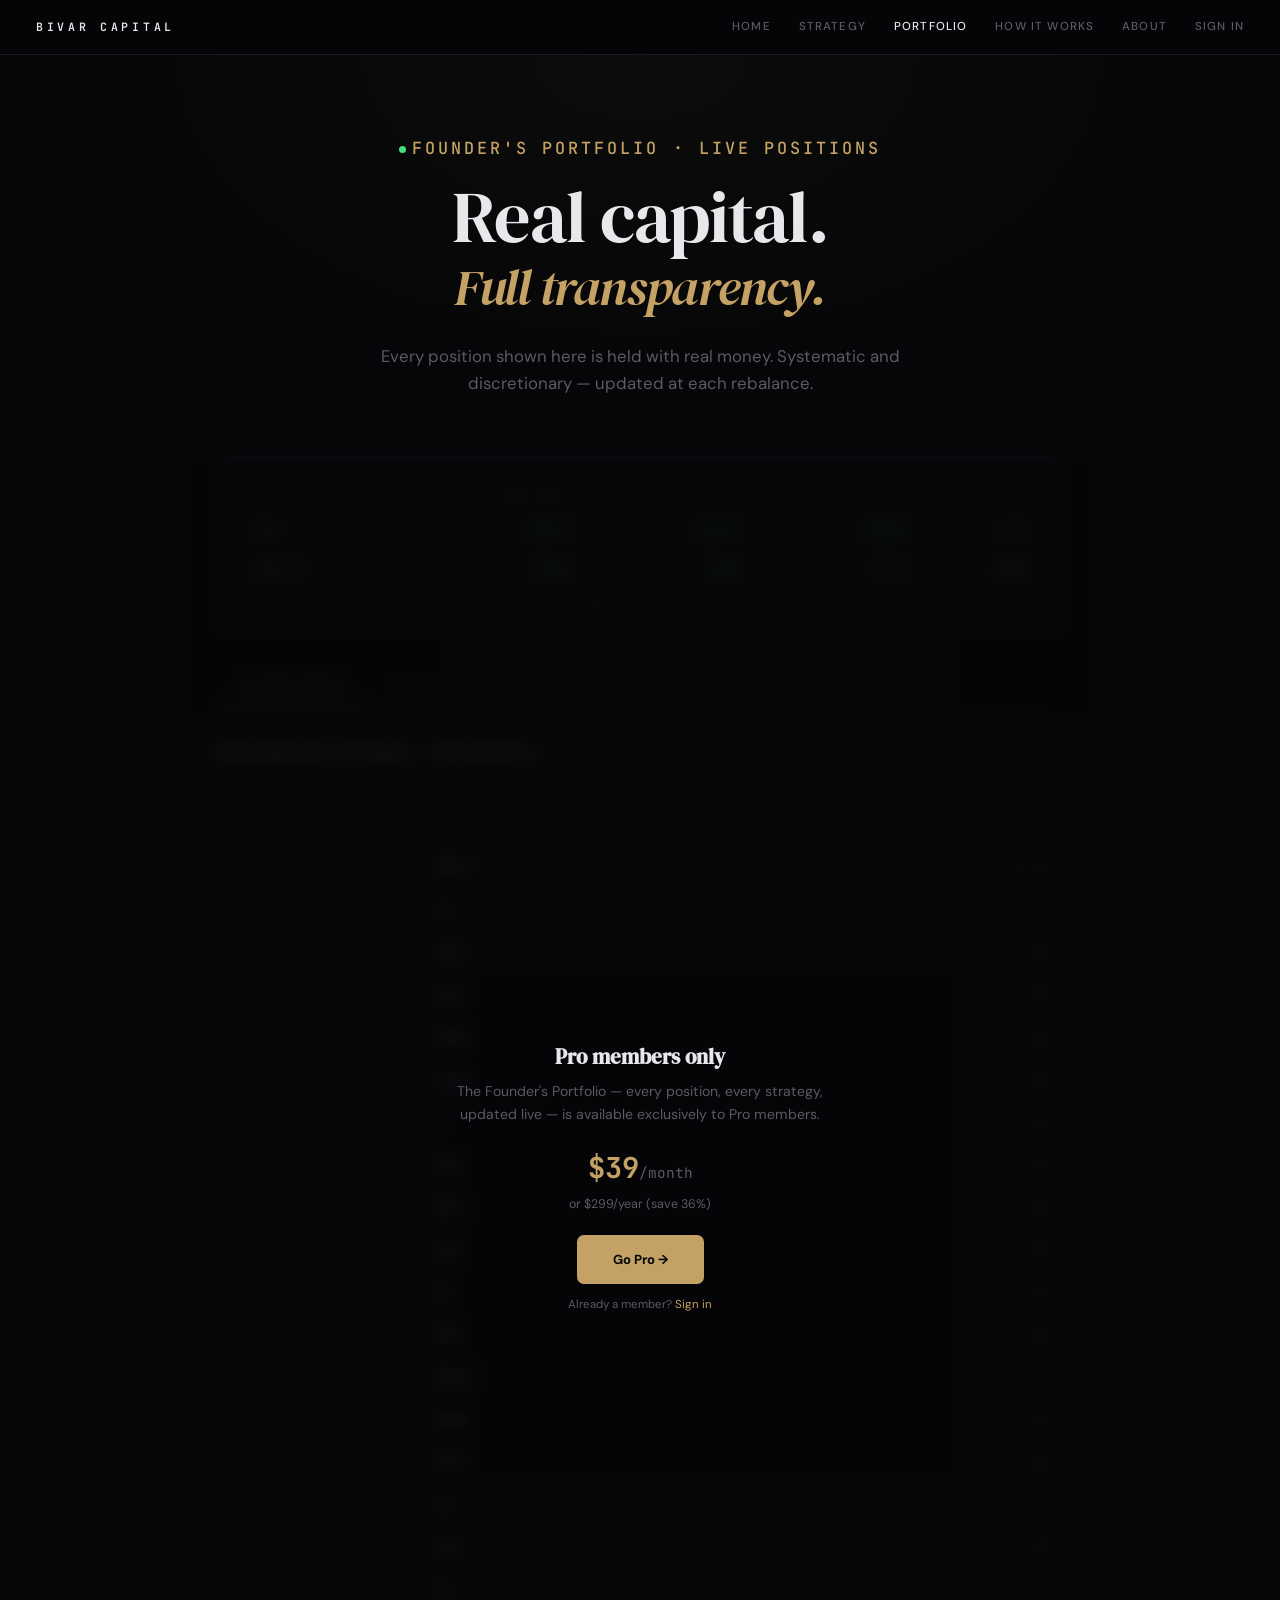
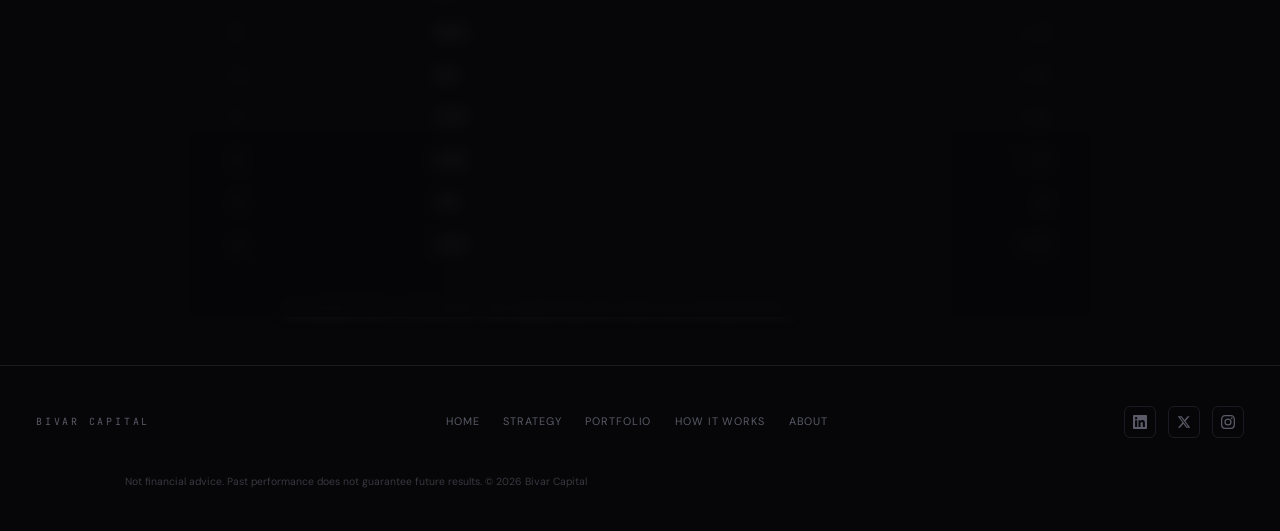
<file: portfolio.html>
<!DOCTYPE html>
<html lang="en">
<head>
  <meta charset="UTF-8">
  <meta name="viewport" content="width=device-width, initial-scale=1.0">
  <title>Founder's Portfolio — Bivar Capital</title>
  <meta name="description" content="Live positions across systematic and discretionary strategies. Real capital. Full transparency.">
  <meta property="og:title" content="Founder's Portfolio — Bivar Capital">
  <meta property="og:description" content="Live positions across systematic and discretionary strategies. Real capital. Full transparency.">
  <meta property="og:image" content="https://bivarcapital.com/og-image.png">
  <meta property="og:type" content="website">
  <meta property="og:url" content="https://bivarcapital.com/portfolio.html">
  <meta name="twitter:card" content="summary_large_image">
  <meta name="twitter:title" content="Founder's Portfolio — Bivar Capital">
  <meta name="twitter:description" content="Live positions across systematic and discretionary strategies. Real capital.">
  <meta name="twitter:image" content="https://bivarcapital.com/og-image.png">
  <link rel="canonical" href="https://bivarcapital.com/portfolio.html">
  <meta name="theme-color" content="#060608">
  <link rel="apple-touch-icon" href="apple-touch-icon.png">
  <link rel="preconnect" href="https://fonts.googleapis.com">
  <link href="https://fonts.googleapis.com/css2?family=DM+Serif+Display:ital@0;1&family=DM+Sans:wght@400;500;600;700&family=JetBrains+Mono:wght@400;500;600&display=swap" rel="stylesheet">
  <link rel="icon" href="favicon.ico" type="image/x-icon">
  <link rel="icon" href="favicon.png" type="image/png">
  <link rel="stylesheet" href="style.css">
  <style>
    .port-tabs { display: flex; gap: 0; border-bottom: 2px solid var(--border); margin-bottom: 32px; }
    .port-tab {
      padding: 12px 24px; font-family: var(--font-mono); font-size: 0.68rem; font-weight: 600;
      letter-spacing: 0.08em; text-transform: uppercase; color: var(--text-muted);
      cursor: pointer; border-bottom: 2px solid transparent; margin-bottom: -2px; transition: all 0.2s;
    }
    .port-tab:hover { color: var(--text-secondary); }
    .port-tab.active { color: var(--text); border-bottom-color: var(--accent); }
    .port-tab .pro-lock {
      font-size: 0.5rem; background: var(--accent); color: var(--bg);
      padding: 1px 5px; border-radius: 3px; margin-left: 6px; vertical-align: middle;
    }
    .port-section { display: none; }
    .port-section.active { display: block; }
    .pos-table { width: 100%; border-collapse: collapse; font-size: 0.84rem; }
    .pos-table th {
      font-family: var(--font-mono); font-size: 0.55rem; font-weight: 600;
      letter-spacing: 0.12em; text-transform: uppercase; color: var(--text-muted);
      text-align: left; padding: 10px 12px; border-bottom: 2px solid var(--border-light);
    }
    .pos-table th.r { text-align: right; }
    .pos-table td { padding: 10px 12px; border-bottom: 1px solid var(--border); color: var(--text-secondary); }
    .pos-table td.r { text-align: right; font-variant-numeric: tabular-nums; font-family: var(--font-mono); font-size: 0.8rem; }
    .pos-table td.ticker { font-weight: 600; color: var(--text); font-family: var(--font-mono); font-size: 0.82rem; }
    .pos-table tr:hover { background: var(--bg-elevated); }
    .port-stat { text-align: center; }
    .port-stat-val { font-family: var(--font-mono); font-size: 1.5rem; font-weight: 700; color: var(--text); }
    .port-stat-label { font-family: var(--font-mono); font-size: 0.55rem; letter-spacing: 0.12em; text-transform: uppercase; color: var(--text-muted); margin-top: 4px; }
    .port-locked { text-align: center; padding: 60px 24px; }
    .port-locked h3 { font-family: var(--font-display); font-size: 1.2rem; margin-bottom: 8px; }
    .port-locked p { color: var(--text-muted); font-size: 0.88rem; margin-bottom: 20px; max-width: 400px; margin-left: auto; margin-right: auto; }
    .port-gate {
      display: flex; position: absolute; inset: 0; z-index: 20;
      flex-direction: column; align-items: center; justify-content: center;
      background: rgba(6,6,8,0.88); border-radius: 10px; padding: 40px 24px; text-align: center;
    }
    .port-gate h3 { font-family: var(--font-display); font-size: 1.3rem; margin-bottom: 10px; }
    .port-gate p { font-size: 0.88rem; color: var(--text-muted); margin-bottom: 20px; max-width: 400px; }
    .port-gate .price { font-family: var(--font-mono); font-size: 1.8rem; font-weight: 700; color: var(--accent); margin-bottom: 4px; }
    .port-gate .price span { font-size: 0.9rem; font-weight: 400; color: var(--text-muted); }
    .port-gate .period { font-size: 0.78rem; color: var(--text-muted); margin-bottom: 20px; }
    .port-gate .cta {
      display: inline-block; padding: 14px 36px; background: var(--accent); border-radius: 7px;
      color: var(--bg); font-size: 0.82rem; font-weight: 700; transition: background 0.25s;
    }
    .port-gate .cta:hover { background: var(--accent-hover); }
    .port-gate .signin { font-size: 0.72rem; color: var(--text-muted); margin-top: 12px; }
    .port-gate .signin a { color: var(--accent); }
    @media (max-width: 600px) {
      .port-tabs { overflow-x: auto; }
      .port-tab { padding: 10px 16px; font-size: 0.62rem; white-space: nowrap; }
      .pos-table { font-size: 0.75rem; }
      .pos-table th, .pos-table td { padding: 8px 6px; }
    }
  </style>
</head>
<body>

  <nav class="nav" role="navigation" aria-label="Main navigation">
    <a href="/" class="nav-logo">BIVAR CAPITAL</a>
    <button class="nav-toggle" aria-label="Toggle menu" onclick="document.querySelector('.nav-links').classList.toggle('open')">
      <span></span><span></span><span></span>
    </button>
    <div class="nav-links">
      <a href="/">Home</a>
      <a href="invest.html">Strategy</a>
      <a href="portfolio.html" class="active">Portfolio</a>
      <a href="strategies.html">How It Works</a>
      <a href="about.html">About</a>
      <a href="invest.html#signin" class="btn-sub">Sign In</a>
    </div>
  </nav>

  <header class="hero" style="padding:80px 28px 40px">
    <p class="label fade-up"><span class="live-dot"></span>Founder's Portfolio &middot; Live Positions</p>
    <h1 class="fade-up fade-up-1" style="margin-top:16px">Real capital.<span class="italic" style="display:block;margin-top:4px">Full transparency.</span></h1>
    <p class="fade-up fade-up-2" style="max-width:560px;margin:16px auto 0;color:var(--text-muted)">Every position shown here is held with real money. Systematic and discretionary &mdash; updated at each rebalance.</p>
  </header>

  <section class="section" style="padding-top:24px">
    <div class="container" style="max-width:900px;position:relative">

      <!-- Paywall gate -->
      <div class="port-gate" id="portfolio-gate">
        <h3>Pro members only</h3>
        <p>The Founder's Portfolio &mdash; every position, every strategy, updated live &mdash; is available exclusively to Pro members.</p>
        <div class="price">$39<span>/month</span></div>
        <div class="period">or $299/year (save 36%)</div>
        <a href="invest.html#signin" class="cta">Go Pro &rarr;</a>
        <p class="signin">Already a member? <a href="invest.html#signin">Sign in</a></p>
      </div>

      <div id="portfolio-content">
      <!-- Annual Returns -->
      <div style="background:var(--bg-card);border:1px solid var(--border);border-radius:10px;padding:20px;margin-bottom:32px;overflow-x:auto">
        <table style="width:100%;border-collapse:collapse;font-size:0.8rem">
          <thead><tr>
            <th style="font-family:var(--font-mono);font-size:0.55rem;letter-spacing:0.1em;text-transform:uppercase;color:var(--text-muted);text-align:left;padding:8px 12px;border-bottom:1px solid var(--border)">Year</th>
            <th style="font-family:var(--font-mono);font-size:0.55rem;letter-spacing:0.1em;text-transform:uppercase;color:var(--text-muted);text-align:right;padding:8px 12px;border-bottom:1px solid var(--border)">Discretionary</th>
            <th style="font-family:var(--font-mono);font-size:0.55rem;letter-spacing:0.1em;text-transform:uppercase;color:var(--text-muted);text-align:right;padding:8px 12px;border-bottom:1px solid var(--border)">Value (VC2)</th>
            <th style="font-family:var(--font-mono);font-size:0.55rem;letter-spacing:0.1em;text-transform:uppercase;color:var(--text-muted);text-align:right;padding:8px 12px;border-bottom:1px solid var(--border)">Mom + Value</th>
            <th style="font-family:var(--font-mono);font-size:0.55rem;letter-spacing:0.1em;text-transform:uppercase;color:var(--text-muted);text-align:right;padding:8px 12px;border-bottom:1px solid var(--border)">S&amp;P 500</th>
          </tr></thead>
          <tbody>

            <tr><td style="padding:8px 12px;color:var(--text)">2025</td><td style="padding:8px 12px;text-align:right;color:var(--green);font-weight:600">+38.7%</td><td style="padding:8px 12px;text-align:right;color:var(--green);font-weight:600">+23.1%</td><td style="padding:8px 12px;text-align:right;color:var(--green);font-weight:600">+24.0%</td><td style="padding:8px 12px;text-align:right;color:var(--text)">+17.9%</td></tr>
            <tr><td style="padding:8px 12px;color:var(--text)">2026 YTD</td><td style="padding:8px 12px;text-align:right;color:var(--green);font-weight:600" data-ytd="discretionary">+4.0%</td><td style="padding:8px 12px;text-align:right;color:var(--green);font-weight:600" data-ytd="vc2">+9.4%</td><td style="padding:8px 12px;text-align:right;color:var(--green);font-weight:600" data-ytd="vc2trend">+3.4%</td><td style="padding:8px 12px;text-align:right;color:var(--text)" data-ytd="sp500">+1.8%</td></tr>
          </tbody>
        </table>
        <p style="font-size:0.65rem;color:var(--text-muted);margin-top:8px;text-align:center">Returns in USD, including cash.</p>
      </div>

      <!-- Tabs -->
      <div class="port-tabs">
        <div class="port-tab active" onclick="showTab('geral', event)">Discretionary</div>
        <div class="port-tab" onclick="showTab('vc2', event)">Value Strategy</div>
        <div class="port-tab" onclick="showTab('vc2trend', event)">Momentum + Value</div>
      </div>

      <!-- GERAL -->
      <div class="port-section active" id="sec-geral">
        <div style="margin-bottom:20px">
          <h3 style="font-size:1.1rem;margin-bottom:6px">Discretionary Portfolio &mdash; 24 positions</h3>
          <p style="font-size:0.82rem;color:var(--text-muted);max-width:none">Conviction-based picks. Scalable businesses with long-term compounding potential.</p>
        </div>
        <div style="overflow-x:auto">
          <table class="pos-table">
            <thead><tr><th>#</th><th>Ticker</th><th class="r">Weight</th></tr></thead>
            <tbody>
              <tr><td>1</td><td class="ticker">BRK.B</td><td class="r">15.6%</td></tr>
              <tr><td>2</td><td class="ticker">JD</td><td class="r">13.9%</td></tr>
              <tr><td>3</td><td class="ticker">META</td><td class="r">8.7%</td></tr>
              <tr><td>4</td><td class="ticker">AMZN</td><td class="r">7.6%</td></tr>
              <tr><td>5</td><td class="ticker">CLNX</td><td class="r">6.9%</td></tr>
              <tr><td>6</td><td class="ticker">MSFT</td><td class="r">6.0%</td></tr>
              <tr><td>7</td><td class="ticker">PRX</td><td class="r">4.6%</td></tr>
              <tr><td>8</td><td class="ticker">EXO</td><td class="r">4.1%</td></tr>
              <tr><td>9</td><td class="ticker">SE</td><td class="r">4.0%</td></tr>
              <tr><td>10</td><td class="ticker">MELI</td><td class="r">3.9%</td></tr>
              <tr><td>11</td><td class="ticker">GOOGL</td><td class="r">3.7%</td></tr>
              <tr><td>12</td><td class="ticker">V</td><td class="r">3.2%</td></tr>
              <tr><td>13</td><td class="ticker">AMD</td><td class="r">2.6%</td></tr>
              <tr><td>14</td><td class="ticker">JD (TT)</td><td class="r">2.2%</td></tr>
              <tr><td>15</td><td class="ticker">NOMD</td><td class="r">2.2%</td></tr>
              <tr><td>16</td><td class="ticker">FISV</td><td class="r">2.2%</td></tr>
              <tr><td>17</td><td class="ticker">BABA</td><td class="r">2.0%</td></tr>
              <tr><td>18</td><td class="ticker">SFM</td><td class="r">1.6%</td></tr>
              <tr><td>19</td><td class="ticker">ACN</td><td class="r">1.4%</td></tr>
              <tr><td>20</td><td class="ticker">WISE</td><td class="r">1.4%</td></tr>
              <tr><td>21</td><td class="ticker">2330</td><td class="r">1.2%</td></tr>
              <tr><td>22</td><td class="ticker">NVO</td><td class="r">1.2%</td></tr>
              <tr><td>23</td><td class="ticker">CHTR</td><td class="r">1.1%</td></tr>
              <tr><td>24</td><td class="ticker">MA</td><td class="r">1.0%</td></tr>
            </tbody>
          </table>
        </div>
      </div>

      <!-- VC2 -->
      <div class="port-section" id="sec-vc2">
        <div style="margin-bottom:20px">
          <h3 style="font-size:1.1rem;margin-bottom:6px">Value Strategy &mdash; 18 positions</h3>
          <p style="font-size:0.82rem;color:var(--text-muted);max-width:none">Systematic. Ranked by 6-metric value composite (VC2).</p>
        </div>
        <div style="overflow-x:auto">
          <table class="pos-table">
            <thead><tr><th>#</th><th>Ticker</th><th class="r">Weight</th></tr></thead>
            <tbody>
              <tr><td>1</td><td class="ticker">SM</td><td class="r">14.3%</td></tr>
              <tr><td>2</td><td class="ticker">PVH</td><td class="r">7.4%</td></tr>
              <tr><td>3</td><td class="ticker">APA</td><td class="r">7.4%</td></tr>
              <tr><td>4</td><td class="ticker">HOG</td><td class="r">6.5%</td></tr>
              <tr><td>5</td><td class="ticker">AMCX</td><td class="r">5.4%</td></tr>
              <tr><td>6</td><td class="ticker">SSTK</td><td class="r">5.5%</td></tr>
              <tr><td>7</td><td class="ticker">SGU</td><td class="r">5.4%</td></tr>
              <tr><td>8</td><td class="ticker">NUS</td><td class="r">5.3%</td></tr>
              <tr><td>9</td><td class="ticker">CMCSA</td><td class="r">5.2%</td></tr>
              <tr><td>10</td><td class="ticker">GPK</td><td class="r">5.1%</td></tr>
              <tr><td>11</td><td class="ticker">ANGI</td><td class="r">5.1%</td></tr>
              <tr><td>12</td><td class="ticker">EBS</td><td class="r">5.1%</td></tr>
              <tr><td>13</td><td class="ticker">WNC</td><td class="r">4.8%</td></tr>
              <tr><td>14</td><td class="ticker">ACCO</td><td class="r">4.6%</td></tr>
              <tr><td>15</td><td class="ticker">CALM</td><td class="r">4.5%</td></tr>
              <tr><td>16</td><td class="ticker">DXC</td><td class="r">4.2%</td></tr>
              <tr><td>17</td><td class="ticker">CNXC</td><td class="r">3.7%</td></tr>
              <tr><td>18</td><td class="ticker">VSNT</td><td class="r">0.6%</td></tr>
            </tbody>
          </table>
        </div>
      </div>

      <!-- VC2 TREND -->
      <div class="port-section" id="sec-vc2trend">
        <div style="margin-bottom:20px">
          <h3 style="font-size:1.1rem;margin-bottom:6px">Momentum + Value &mdash; 9 positions</h3>
          <p style="font-size:0.82rem;color:var(--text-muted);max-width:none">Systematic. Cheapest 10% by VC2, ranked by 6-month momentum.</p>
        </div>
        <div style="overflow-x:auto">
          <table class="pos-table">
            <thead><tr><th>#</th><th>Ticker</th><th class="r">Weight</th></tr></thead>
            <tbody>
              <tr><td>1</td><td class="ticker">SENEA</td><td class="r">14.9%</td></tr>
              <tr><td>2</td><td class="ticker">EIX</td><td class="r">12.0%</td></tr>
              <tr><td>3</td><td class="ticker">IMKTA</td><td class="r">11.7%</td></tr>
              <tr><td>4</td><td class="ticker">EBF</td><td class="r">11.4%</td></tr>
              <tr><td>5</td><td class="ticker">DINO</td><td class="r">10.9%</td></tr>
              <tr><td>6</td><td class="ticker">CYH</td><td class="r">10.2%</td></tr>
              <tr><td>7</td><td class="ticker">GM</td><td class="r">10.2%</td></tr>
              <tr><td>8</td><td class="ticker">M</td><td class="r">9.7%</td></tr>
              <tr><td>9</td><td class="ticker">UHS</td><td class="r">9.1%</td></tr>
            </tbody>
          </table>
        </div>
      </div>

      <p style="margin-top:32px;font-size:0.7rem;color:var(--text-muted);text-align:center">Last updated: <span id="port-updated">loading...</span> &middot; Auto-updated daily after market close. Not financial advice.</p>

      </div><!-- /portfolio-content -->
    </div>
  </section>

  <footer class="footer">
    <span class="footer-logo">BIVAR CAPITAL</span>
    <div class="footer-links">
      <a href="/">Home</a>
      <a href="invest.html">Strategy</a>
      <a href="portfolio.html">Portfolio</a>
      <a href="strategies.html">How It Works</a>
      <a href="about.html">About</a>
    </div>
    <div class="social-icons">
      <a href="https://www.linkedin.com/in/lu%C3%ADs-portugal-6a252441/" target="_blank" rel="noopener" aria-label="LinkedIn"><svg viewBox="0 0 24 24"><path d="M20.447 20.452h-3.554v-5.569c0-1.328-.027-3.037-1.852-3.037-1.853 0-2.136 1.445-2.136 2.939v5.667H9.351V9h3.414v1.561h.046c.477-.9 1.637-1.85 3.37-1.85 3.601 0 4.267 2.37 4.267 5.455v6.286zM5.337 7.433a2.062 2.062 0 01-2.063-2.065 2.064 2.064 0 112.063 2.065zm1.782 13.019H3.555V9h3.564v11.452zM22.225 0H1.771C.792 0 0 .774 0 1.729v20.542C0 23.227.792 24 1.771 24h20.451C23.2 24 24 23.227 24 22.271V1.729C24 .774 23.2 0 22.222 0h.003z"/></svg></a>
      <a href="https://x.com/LuisPAbr" target="_blank" rel="noopener" aria-label="X / Twitter"><svg viewBox="0 0 24 24"><path d="M18.244 2.25h3.308l-7.227 8.26 8.502 11.24H16.17l-5.214-6.817L4.99 21.75H1.68l7.73-8.835L1.254 2.25H8.08l4.713 6.231zm-1.161 17.52h1.833L7.084 4.126H5.117z"/></svg></a>
      <a href="https://instagram.com/bivarcapital" target="_blank" rel="noopener" aria-label="Instagram"><svg viewBox="0 0 24 24"><path d="M12 2.163c3.204 0 3.584.012 4.85.07 3.252.148 4.771 1.691 4.919 4.919.058 1.265.069 1.645.069 4.849 0 3.205-.012 3.584-.069 4.849-.149 3.225-1.664 4.771-4.919 4.919-1.266.058-1.644.07-4.85.07-3.204 0-3.584-.012-4.849-.07-3.26-.149-4.771-1.699-4.919-4.92-.058-1.265-.07-1.644-.07-4.849 0-3.204.013-3.583.07-4.849.149-3.227 1.664-4.771 4.919-4.919 1.266-.057 1.645-.069 4.849-.069zM12 0C8.741 0 8.333.014 7.053.072 2.695.272.273 2.69.073 7.052.014 8.333 0 8.741 0 12c0 3.259.014 3.668.072 4.948.2 4.358 2.618 6.78 6.98 6.98C8.333 23.986 8.741 24 12 24c3.259 0 3.668-.014 4.948-.072 4.354-.2 6.782-2.618 6.979-6.98.059-1.28.073-1.689.073-4.948 0-3.259-.014-3.667-.072-4.947-.196-4.354-2.617-6.78-6.979-6.98C15.668.014 15.259 0 12 0zm0 5.838a6.162 6.162 0 100 12.324 6.162 6.162 0 000-12.324zM12 16a4 4 0 110-8 4 4 0 010 8zm6.406-11.845a1.44 1.44 0 100 2.881 1.44 1.44 0 000-2.881z"/></svg></a>
    </div>
    <p class="footer-disclaimer">Not financial advice. Past performance does not guarantee future results. &copy; 2026 Bivar Capital</p>
  </footer>

  <script>
  const SUPABASE_URL = 'https://efiyeiwdywodjxxnslvu.supabase.co';
  const SUPABASE_KEY = 'sb_publishable_IccFybhqHU9RM5rc-Em1KA_G5Dsrqha';

  function showTab(id, e) {
    document.querySelectorAll('.port-tab').forEach(t => t.classList.remove('active'));
    document.querySelectorAll('.port-section').forEach(s => s.classList.remove('active'));
    if (e) e.currentTarget.classList.add('active');
    document.getElementById('sec-' + id).classList.add('active');
  }

  // Migrate old localStorage keys
  if (localStorage.getItem('rtw_token') && !localStorage.getItem('bc_token')) {
    localStorage.setItem('bc_token', localStorage.getItem('rtw_token'));
    if (localStorage.getItem('rtw_refresh')) localStorage.setItem('bc_refresh', localStorage.getItem('rtw_refresh'));
    localStorage.removeItem('rtw_token'); localStorage.removeItem('rtw_refresh');
  }

  async function checkPortfolioAuth() {
    const token = localStorage.getItem('bc_token');
    let isPaid = false;
    if (token) {
      try {
        let res = await fetch(SUPABASE_URL + '/auth/v1/user', {
          headers: { 'Authorization': 'Bearer ' + token, 'apikey': SUPABASE_KEY }
        });
        if (!res.ok) {
          const rt = localStorage.getItem('bc_refresh');
          if (rt) {
            const rr = await fetch(SUPABASE_URL + '/auth/v1/token?grant_type=refresh_token', {
              method: 'POST', headers: { 'Content-Type': 'application/json', 'apikey': SUPABASE_KEY },
              body: JSON.stringify({ refresh_token: rt })
            });
            if (rr.ok) {
              const d = await rr.json();
              localStorage.setItem('bc_token', d.access_token);
              if (d.refresh_token) localStorage.setItem('bc_refresh', d.refresh_token);
              isPaid = d.user?.user_metadata?.is_paid === true;
            }
          }
        } else {
          const user = await res.json();
          isPaid = user?.user_metadata?.is_paid === true;
        }
      } catch(e) {}
    }

    const gate = document.getElementById('portfolio-gate');
    const content = document.getElementById('portfolio-content');
    if (isPaid) {
      gate.style.display = 'none';
      content.style.filter = 'none';
      content.style.pointerEvents = 'auto';
      content.style.userSelect = 'auto';
    } else {
      gate.style.display = 'flex';
      content.style.filter = 'blur(8px)';
      content.style.pointerEvents = 'none';
      content.style.userSelect = 'none';
    }
  }
  checkPortfolioAuth();

  // Load live portfolio data
  fetch('portfolio-data.json')
    .then(r => r.json())
    .then(data => {
      // Update timestamp
      const dateEl = document.getElementById('port-updated');
      if (dateEl) dateEl.textContent = data.updated;

      // Update YTD returns in table
      if (data.returns) {
        const ytdCells = document.querySelectorAll('[data-ytd]');
        ytdCells.forEach(cell => {
          const strat = cell.getAttribute('data-ytd');
          const r = strat === 'sp500' ? data.sp500_returns : data.returns[strat];
          if (r && r['2026_ytd'] !== undefined) {
            const val = r['2026_ytd'];
            cell.textContent = (val >= 0 ? '+' : '') + val + '%';
            cell.style.color = strat === 'sp500' ? 'var(--text)' : (val >= 0 ? 'var(--green)' : 'var(--red)');
            cell.style.fontWeight = '600';
          }
        });
      }

      const stratMap = {
        'discretionary': 'sec-geral',
        'vc2': 'sec-vc2',
        'vc2trend': 'sec-vc2trend'
      };
      const stratLabels = {
        'discretionary': 'Discretionary Portfolio',
        'vc2': 'Value Strategy',
        'vc2trend': 'Momentum + Value'
      };

      for (const [strat, elemId] of Object.entries(stratMap)) {
        const s = data.strategies[strat];
        if (!s) continue;
        const section = document.getElementById(elemId);
        if (!section) continue;

        // Update header
        const h3 = section.querySelector('h3');
        if (h3) h3.textContent = `${stratLabels[strat]} \u2014 ${s.n_positions} positions`;

        // Update table
        const tbody = section.querySelector('tbody');
        if (tbody) {
          tbody.innerHTML = s.positions.map((p, i) =>
            `<tr><td>${i+1}</td><td class="ticker">${p.ticker}</td><td class="r">${p.weight}%</td></tr>`
          ).join('');
        }
      }
    })
    .catch(e => console.log('Portfolio data not available yet'));
  </script>
  <script src="auth-nav.js"></script>
</body>
</html>
</file>
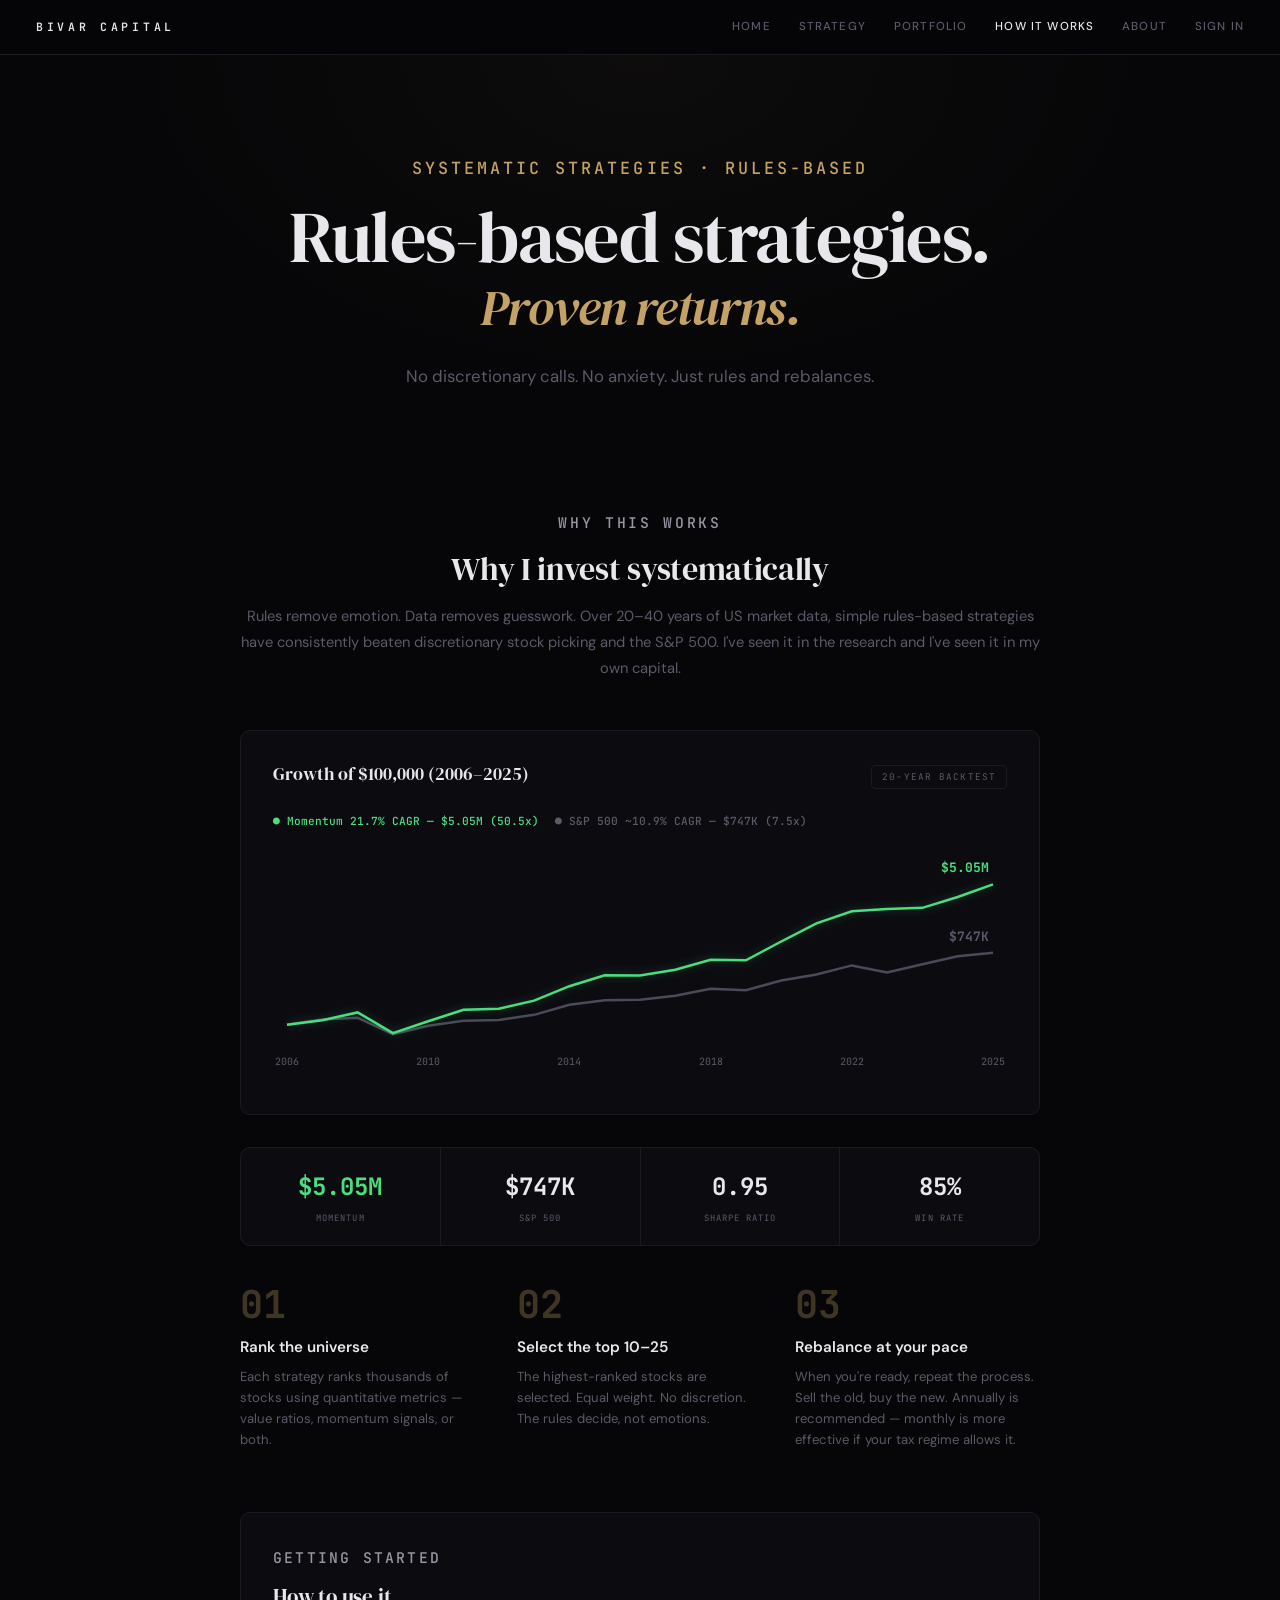
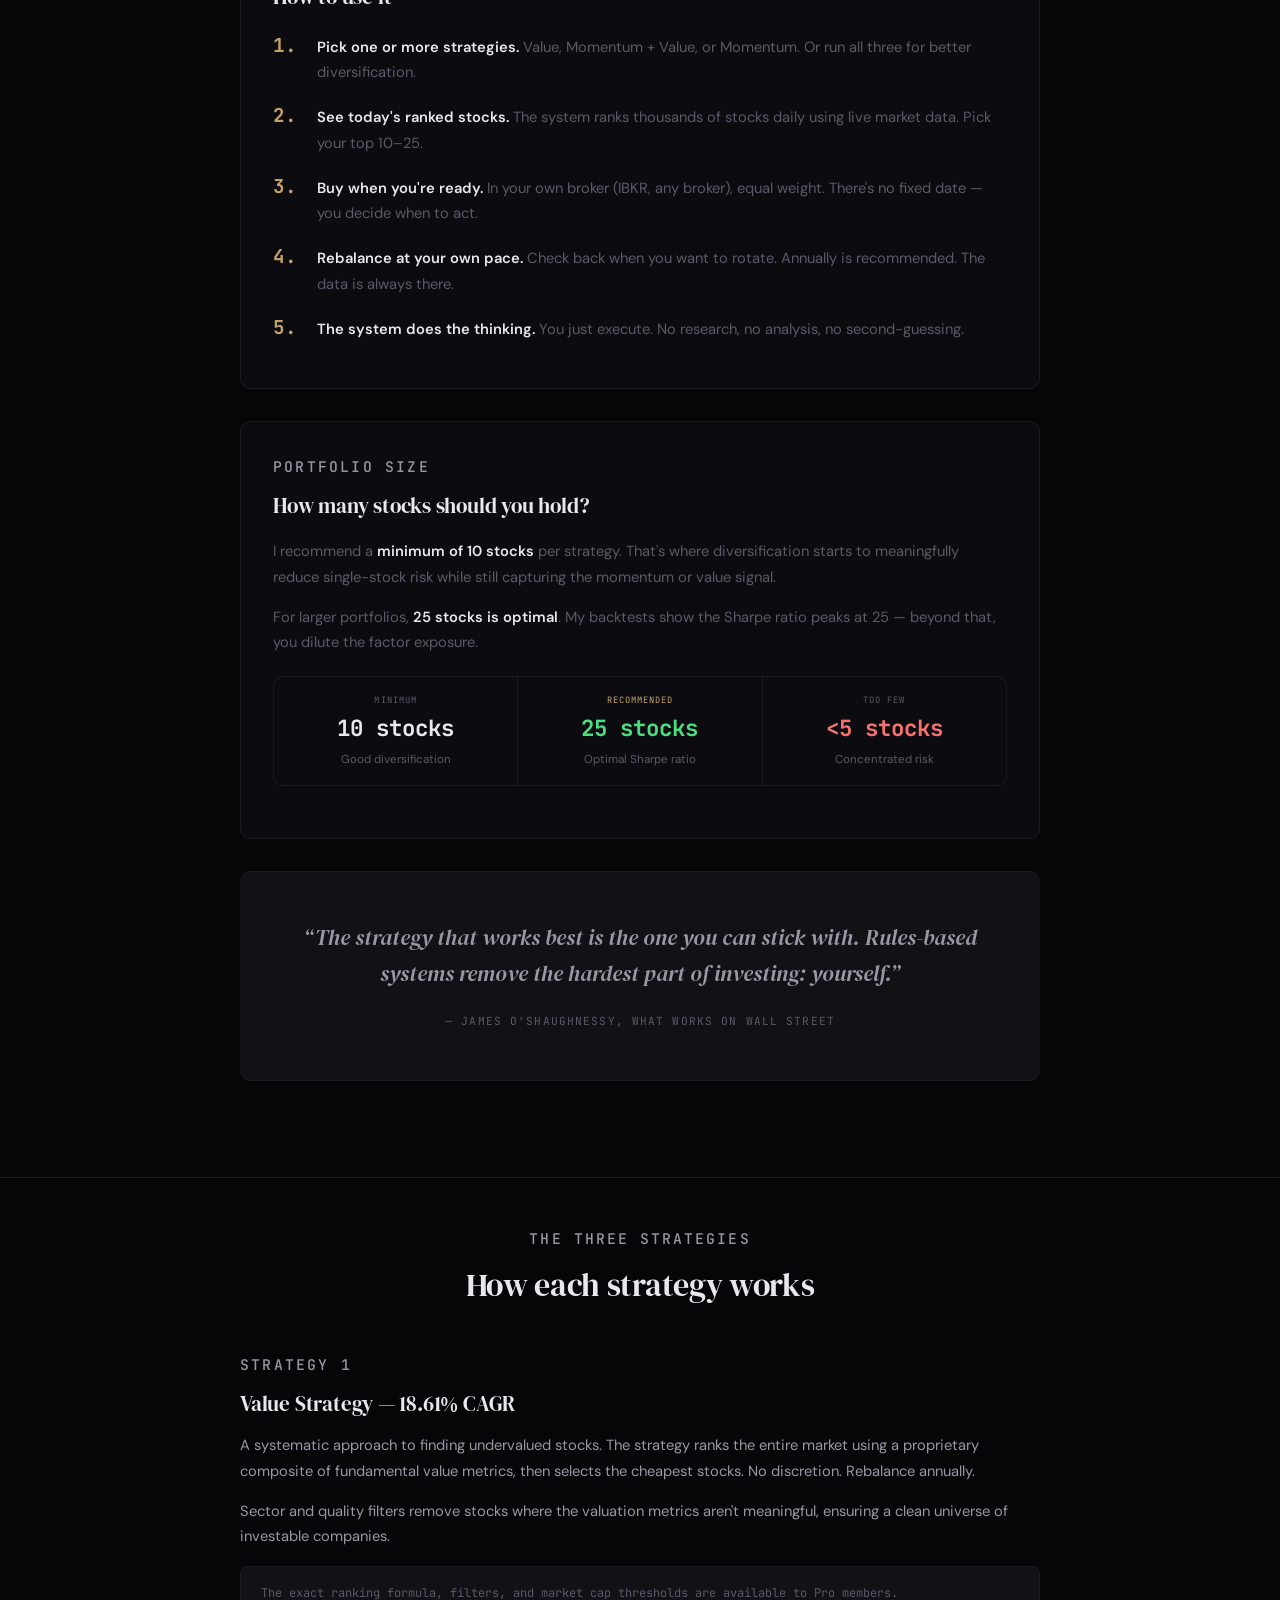
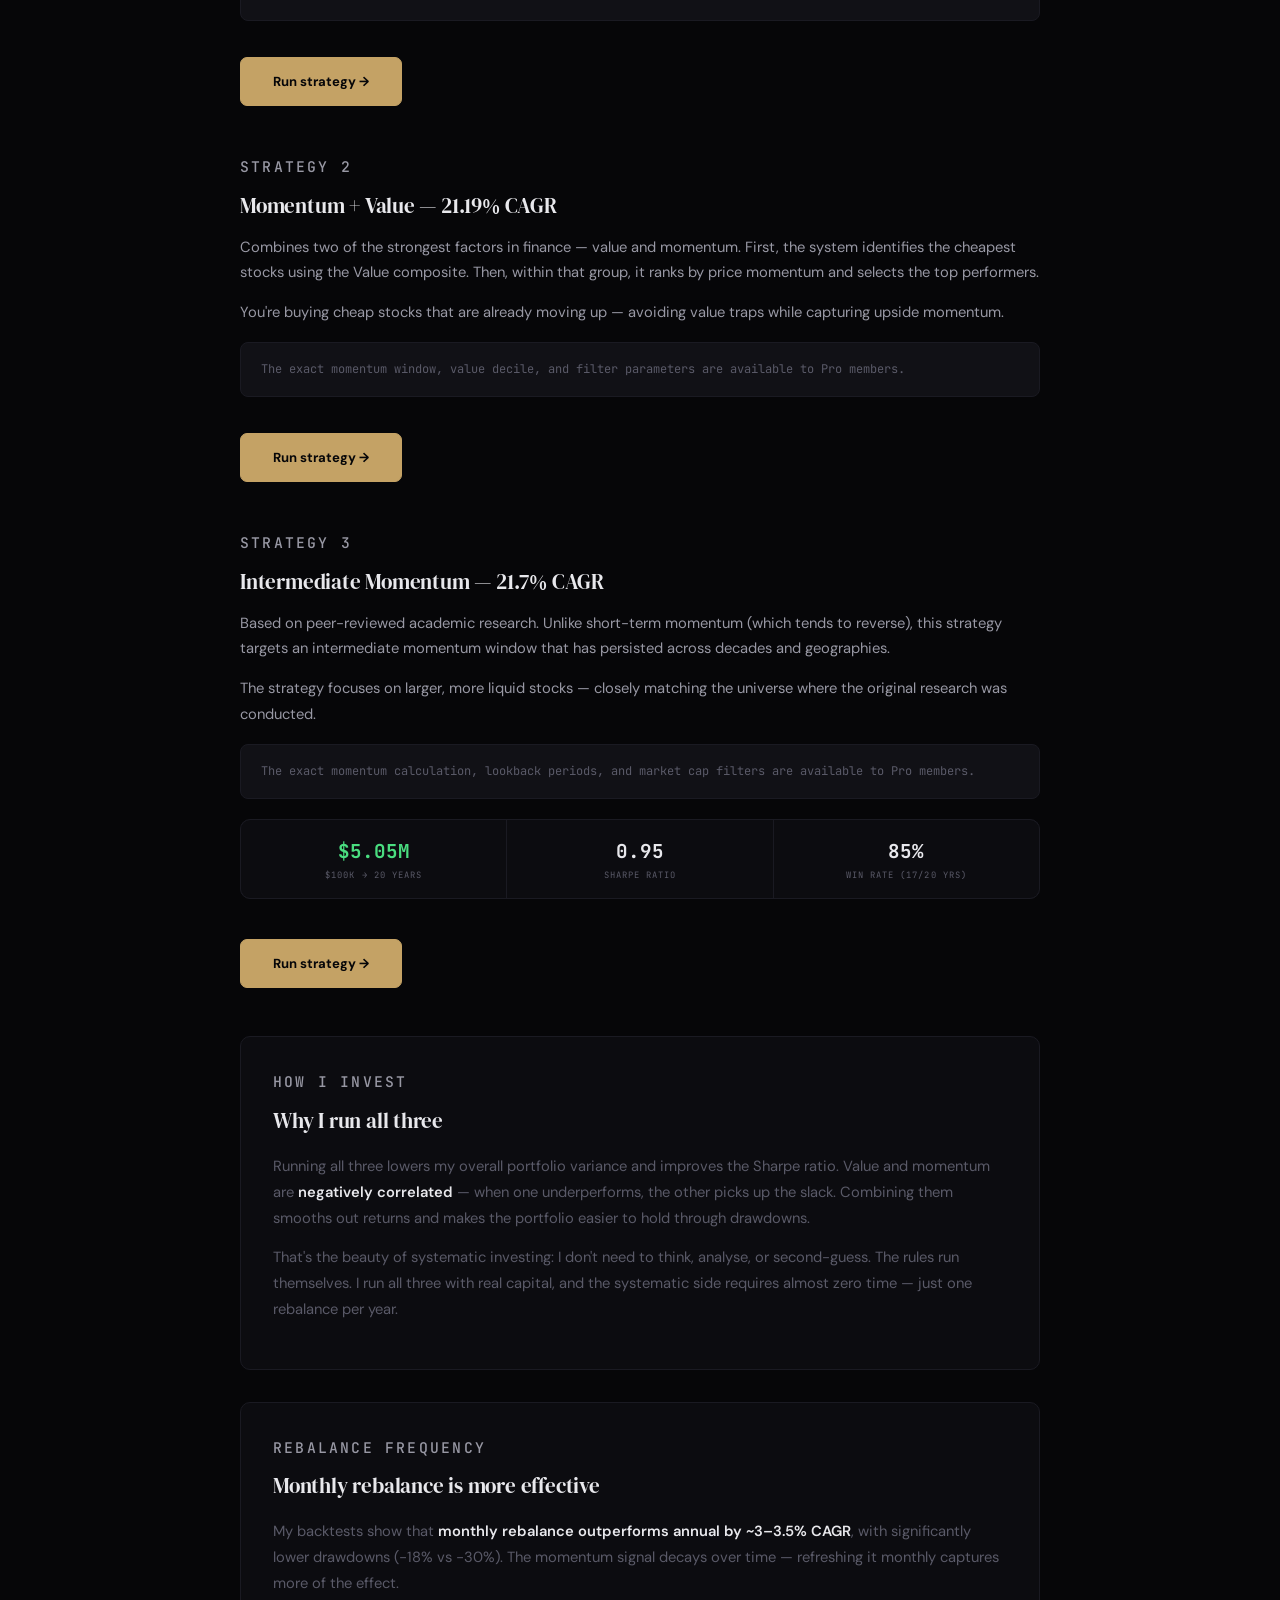
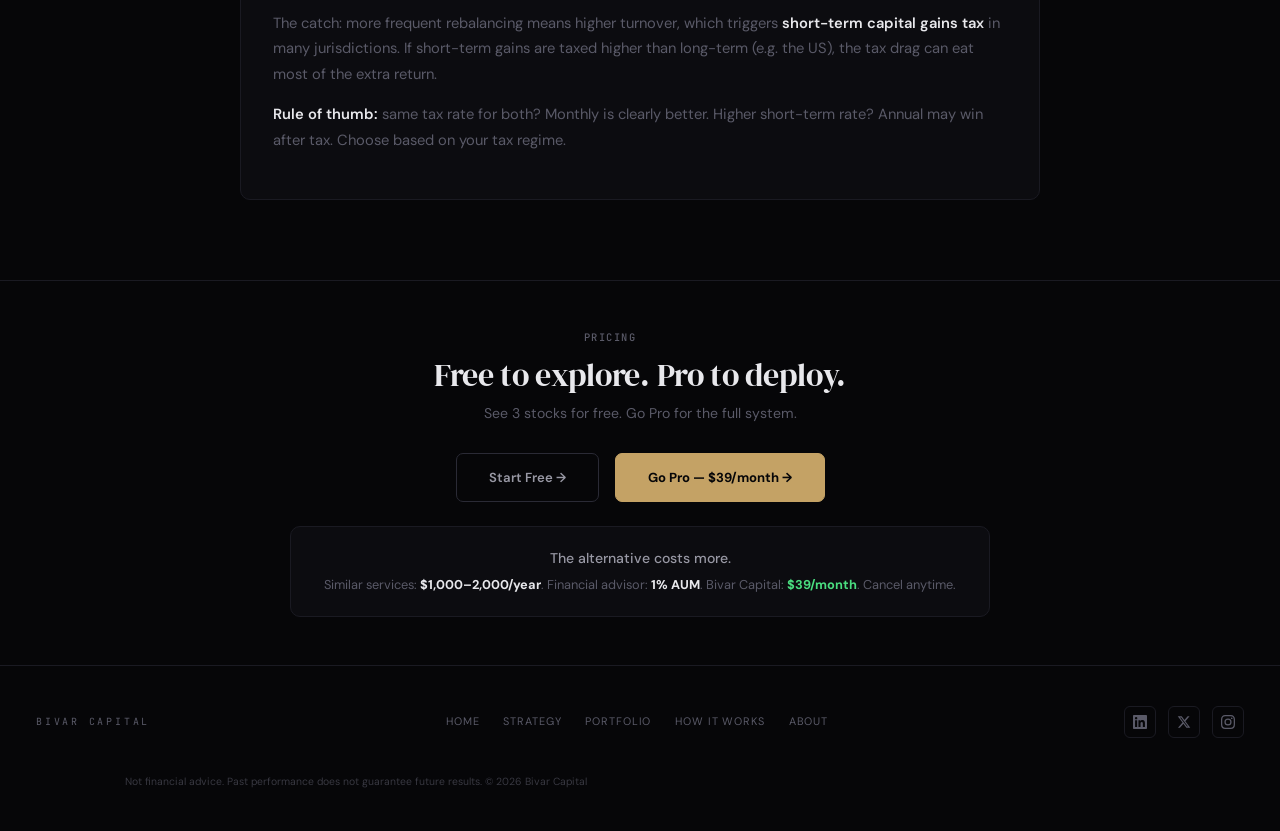
<file: strategies.html>
<!DOCTYPE html>
<html lang="en">
<head>
  <meta charset="UTF-8">
  <meta name="viewport" content="width=device-width, initial-scale=1.0">
  <title>How It Works — Bivar Capital</title>
  <meta name="description" content="Rules-based strategies with proven returns. No discretionary calls. No anxiety. Just rules and rebalances.">
  <meta property="og:title" content="How It Works — Bivar Capital">
  <meta property="og:description" content="Three systematic strategies averaging 20.5% CAGR. Rules-based, backtested, and fully transparent.">
  <meta property="og:image" content="https://bivarcapital.com/og-image.png">
  <meta property="og:type" content="website">
  <meta property="og:url" content="https://bivarcapital.com/strategies.html">
  <meta name="twitter:card" content="summary_large_image">
  <meta name="twitter:title" content="How It Works — Bivar Capital">
  <meta name="twitter:description" content="Three systematic strategies averaging 20.5% CAGR. Rules-based, backtested, and fully transparent.">
  <meta name="twitter:image" content="https://bivarcapital.com/og-image.png">
  <link rel="canonical" href="https://bivarcapital.com/strategies.html">
  <meta name="theme-color" content="#060608">
  <link rel="preconnect" href="https://fonts.googleapis.com">
  <link href="https://fonts.googleapis.com/css2?family=DM+Serif+Display:ital@0;1&family=DM+Sans:wght@400;500;600;700&family=JetBrains+Mono:wght@400;500;600&display=swap" rel="stylesheet">
  <link rel="icon" href="favicon.ico" type="image/x-icon">
  <link rel="icon" href="favicon.png" type="image/png">
  <link rel="apple-touch-icon" href="apple-touch-icon.png">
  <link rel="stylesheet" href="style.css">
  <style>
    .strat-content { max-width: 800px; margin: 0 auto; }
    .strat-content h2 { margin-bottom: 16px; }
    .strat-content p { font-size: 0.92rem; color: var(--text-secondary); line-height: 1.75; margin-bottom: 14px; max-width: none; }
    .strat-content p strong { color: var(--text); font-weight: 600; }
    .strat-deep { margin-bottom: 48px; }
    .strat-deep h2 { font-family: var(--font-display); font-size: 1.3rem; }
    .how-grid { display: grid; grid-template-columns: repeat(3,1fr); gap: 32px; margin-top: 40px; }
    .how-step { position: relative; }
    .how-num { font-family: var(--font-mono); font-size: 2.4rem; font-weight: 700; color: var(--accent); opacity: 0.3; line-height: 1; margin-bottom: 14px; }
    .how-step h3 { font-size: 0.95rem; font-weight: 600; margin-bottom: 8px; color: var(--text); }
    .how-step p { font-size: 0.82rem; color: var(--text-muted); line-height: 1.6; max-width: none; }
    .onboard-box { background: var(--bg-card); border: 1px solid var(--border); border-radius: 10px; padding: 32px; margin-bottom: 32px; }
    .onboard-box h2 { font-family: var(--font-display); font-size: 1.3rem; margin-top: 8px; margin-bottom: 20px; }
    .onboard-step { display: flex; gap: 16px; align-items: baseline; margin-bottom: 14px; }
    .onboard-step .num { font-family: var(--font-mono); font-size: 1.2rem; font-weight: 700; color: var(--accent); min-width: 28px; }
    .onboard-step p { color: var(--text-muted); margin: 0; max-width: none; }
    .onboard-step p strong { color: var(--text); }
    .size-grid {
      display: grid; grid-template-columns: 1fr 1fr 1fr; gap: 1px;
      background: var(--border); border: 1px solid var(--border); border-radius: 10px; overflow: hidden; margin: 20px 0;
    }
    .size-item { background: var(--bg-card); padding: 16px; text-align: center; }
    .size-label { font-family: var(--font-mono); font-size: 0.55rem; letter-spacing: 0.12em; text-transform: uppercase; color: var(--text-muted); margin-bottom: 4px; }
    .size-label.rec { color: var(--accent); }
    .size-val { font-family: var(--font-mono); font-size: 1.4rem; font-weight: 700; color: var(--text); }
    .size-val.green { color: var(--green); }
    .size-val.red { color: var(--red); }
    .size-note { font-size: 0.72rem; color: var(--text-muted); margin-top: 4px; }
    .strat-stats {
      display: grid; grid-template-columns: 1fr 1fr 1fr; gap: 1px;
      background: var(--border); border: 1px solid var(--border); border-radius: 10px; overflow: hidden; margin: 20px 0;
    }
    .strat-stat { background: var(--bg-card); padding: 16px; text-align: center; }
    .strat-stat-val { font-family: var(--font-mono); font-size: 1.2rem; font-weight: 700; }
    .strat-stat-label { font-family: var(--font-mono); font-size: 0.55rem; letter-spacing: 0.12em; text-transform: uppercase; color: var(--text-muted); margin-top: 2px; }
    .chart-container { background: var(--bg-card); border: 1px solid var(--border); border-radius: 10px; padding: 32px; margin-bottom: 32px; }
    .chart-header { display: flex; justify-content: space-between; align-items: baseline; margin-bottom: 24px; flex-wrap: wrap; gap: 8px; }
    .chart-header h3 { font-family: var(--font-display); font-size: 1.1rem; font-weight: 400; }
    .chart-badge { font-family: var(--font-mono); font-size: 0.58rem; letter-spacing: 0.12em; text-transform: uppercase; color: var(--text-muted); padding: 4px 10px; border: 1px solid var(--border); border-radius: 4px; }
    .chart-legend { display: flex; gap: 16px; margin-bottom: 24px; flex-wrap: wrap; }
    .chart-legend span { font-family: var(--font-mono); font-size: 0.7rem; font-weight: 500; }
    .key-stats {
      display: grid; grid-template-columns: repeat(4,1fr); gap: 1px;
      background: var(--border); border: 1px solid var(--border); border-radius: 10px; overflow: hidden; margin-bottom: 32px;
    }
    .key-stat { background: var(--bg-card); padding: 20px; text-align: center; }
    .key-stat-val { font-family: var(--font-mono); font-size: 1.5rem; font-weight: 700; }
    .key-stat-label { font-family: var(--font-mono); font-size: 0.55rem; letter-spacing: 0.12em; text-transform: uppercase; color: var(--text-muted); margin-top: 4px; }
    .pricing-mini { max-width: 700px; margin: 0 auto; text-align: center; }
    .pricing-mini .ctas { display: flex; gap: 16px; justify-content: center; flex-wrap: wrap; margin-bottom: 24px; }
    @media (max-width: 900px) {
      .how-grid { grid-template-columns: 1fr; }
      .key-stats { grid-template-columns: repeat(2, 1fr); }
      .size-grid, .strat-stats { grid-template-columns: 1fr 1fr 1fr; }
    }
    @media (max-width: 480px) {
      .size-grid, .strat-stats { grid-template-columns: 1fr; }
    }
  </style>
</head>
<body>

  <!-- Nav -->
  <nav class="nav" role="navigation" aria-label="Main navigation">
    <a href="/" class="nav-logo">BIVAR CAPITAL</a>
    <button class="nav-toggle" aria-label="Toggle menu" onclick="document.querySelector('.nav-links').classList.toggle('open')">
      <span></span><span></span><span></span>
    </button>
    <div class="nav-links">
      <a href="/">Home</a>
      <a href="invest.html">Strategy</a>
      <a href="portfolio.html">Portfolio</a>
      <a href="strategies.html" class="active">How It Works</a>
      <a href="about.html">About</a>
      <a href="invest.html#signin" class="btn-sub">Sign In</a>
    </div>
  </nav>

  <!-- Hero -->
  <header class="hero">
    <p class="label fade-up">Systematic Strategies &middot; Rules-Based</p>
    <h1 class="fade-up fade-up-1" style="margin-top:16px">Rules-based strategies.<span class="italic" style="display:block;margin-top:4px">Proven returns.</span></h1>
    <p class="fade-up fade-up-2" style="color:var(--text-muted)">No discretionary calls. No anxiety. Just rules and rebalances.</p>
  </header>

  <!-- Why It Works -->
  <section class="section">
    <div class="strat-content">
      <div style="text-align:center;margin-bottom:48px">
        <p class="label">Why This Works</p>
        <h2 style="margin:10px 0 16px">Why I invest systematically</h2>
        <p style="margin:0 auto;color:var(--text-muted)">Rules remove emotion. Data removes guesswork. Over 20&ndash;40 years of US market data, simple rules-based strategies have consistently beaten discretionary stock picking and the S&amp;P 500. I've seen it in the research and I've seen it in my own capital.</p>
      </div>

      <!-- Growth Chart -->
      <div class="chart-container">
        <div class="chart-header">
          <h3>Growth of $100,000 (2006&ndash;2025)</h3>
          <span class="chart-badge">20-Year Backtest</span>
        </div>
        <div class="chart-legend">
          <span style="color:var(--green)">&#9679; Momentum 21.7% CAGR &mdash; $5.05M (50.5x)</span>
          <span style="color:var(--text-muted)">&#9679; S&amp;P 500 ~10.9% CAGR &mdash; $747K (7.5x)</span>
        </div>
        <canvas id="growthChart" style="width:100%;height:220px"></canvas>
      </div>

      <!-- Key Stats -->
      <div class="key-stats">
        <div class="key-stat">
          <div class="key-stat-val" style="color:var(--green)">$5.05M</div>
          <div class="key-stat-label">Momentum</div>
        </div>
        <div class="key-stat">
          <div class="key-stat-val">$747K</div>
          <div class="key-stat-label">S&amp;P 500</div>
        </div>
        <div class="key-stat">
          <div class="key-stat-val">0.95</div>
          <div class="key-stat-label">Sharpe Ratio</div>
        </div>
        <div class="key-stat">
          <div class="key-stat-val">85%</div>
          <div class="key-stat-label">Win Rate</div>
        </div>
      </div>

      <!-- How it works steps -->
      <div class="how-grid" style="margin-bottom:48px">
        <div class="how-step">
          <div class="how-num">01</div>
          <h3>Rank the universe</h3>
          <p>Each strategy ranks thousands of stocks using quantitative metrics &mdash; value ratios, momentum signals, or both.</p>
        </div>
        <div class="how-step">
          <div class="how-num">02</div>
          <h3>Select the top 10&ndash;25</h3>
          <p>The highest-ranked stocks are selected. Equal weight. No discretion. The rules decide, not emotions.</p>
        </div>
        <div class="how-step">
          <div class="how-num">03</div>
          <h3>Rebalance at your pace</h3>
          <p>When you're ready, repeat the process. Sell the old, buy the new. Annually is recommended &mdash; monthly is more effective if your tax regime allows it.</p>
        </div>
      </div>

      <!-- How to use it -->
      <div class="onboard-box">
        <p class="section-label">Getting started</p>
        <h2>How to use it</h2>
        <div class="onboard-step"><div class="num">1.</div><p><strong>Pick one or more strategies.</strong> Value, Momentum + Value, or Momentum. Or run all three for better diversification.</p></div>
        <div class="onboard-step"><div class="num">2.</div><p><strong>See today's ranked stocks.</strong> The system ranks thousands of stocks daily using live market data. Pick your top 10&ndash;25.</p></div>
        <div class="onboard-step"><div class="num">3.</div><p><strong>Buy when you're ready.</strong> In your own broker (IBKR, any broker), equal weight. There's no fixed date &mdash; you decide when to act.</p></div>
        <div class="onboard-step"><div class="num">4.</div><p><strong>Rebalance at your own pace.</strong> Check back when you want to rotate. Annually is recommended. The data is always there.</p></div>
        <div class="onboard-step"><div class="num">5.</div><p><strong>The system does the thinking.</strong> You just execute. No research, no analysis, no second-guessing.</p></div>
      </div>

      <!-- How many stocks -->
      <div class="onboard-box">
        <p class="section-label">Portfolio Size</p>
        <h2>How many stocks should you hold?</h2>
        <p style="color:var(--text-muted);max-width:none">I recommend a <strong>minimum of 10 stocks</strong> per strategy. That's where diversification starts to meaningfully reduce single-stock risk while still capturing the momentum or value signal.</p>
        <p style="color:var(--text-muted);max-width:none">For larger portfolios, <strong>25 stocks is optimal</strong>. My backtests show the Sharpe ratio peaks at 25 &mdash; beyond that, you dilute the factor exposure.</p>
        <div class="size-grid">
          <div class="size-item">
            <div class="size-label">Minimum</div>
            <div class="size-val">10 stocks</div>
            <div class="size-note">Good diversification</div>
          </div>
          <div class="size-item">
            <div class="size-label rec">Recommended</div>
            <div class="size-val green">25 stocks</div>
            <div class="size-note">Optimal Sharpe ratio</div>
          </div>
          <div class="size-item">
            <div class="size-label">Too few</div>
            <div class="size-val red">&lt;5 stocks</div>
            <div class="size-note">Concentrated risk</div>
          </div>
        </div>
      </div>

      <div class="quote-block" style="border-radius:10px;margin-bottom:48px">
        <blockquote>&ldquo;The strategy that works best is the one you can stick with. Rules-based systems remove the hardest part of investing: yourself.&rdquo;</blockquote>
        <cite>&mdash; James O'Shaughnessy, What Works on Wall Street</cite>
      </div>
    </div>
  </section>

  <!-- Strategy Deep Dives -->
  <section style="padding:48px 0;border-top:1px solid var(--border)">
    <div class="strat-content">
      <div style="text-align:center;margin-bottom:48px">
        <p class="sublabel">The Three Strategies</p>
        <h2 style="margin:10px 0 16px">How each strategy works</h2>
      </div>

      <!-- Value -->
      <div class="strat-deep">
        <p class="section-label">Strategy 1</p>
        <h2>Value Strategy &mdash; 18.61% CAGR</h2>
        <p>A systematic approach to finding undervalued stocks. The strategy ranks the entire market using a proprietary composite of fundamental value metrics, then selects the cheapest stocks. No discretion. Rebalance annually.</p>
        <p>Sector and quality filters remove stocks where the valuation metrics aren't meaningful, ensuring a clean universe of investable companies.</p>
        <div style="background:var(--bg-elevated);border:1px solid var(--border);border-radius:8px;padding:16px 20px;margin:16px 0">
          <p style="font-family:var(--font-mono);font-size:0.75rem;color:var(--text-muted);margin:0;max-width:none">The exact ranking formula, filters, and market cap thresholds are available to Pro members.</p>
        </div>
        <a class="btn btn-accent" href="invest.html?strategy=value" style="margin-top:20px">Run strategy &rarr;</a>
      </div>

      <!-- Trending Value -->
      <div class="strat-deep">
        <p class="section-label">Strategy 2</p>
        <h2>Momentum + Value &mdash; 21.19% CAGR</h2>
        <p>Combines two of the strongest factors in finance &mdash; value and momentum. First, the system identifies the cheapest stocks using the Value composite. Then, within that group, it ranks by price momentum and selects the top performers.</p>
        <p>You're buying cheap stocks that are already moving up &mdash; avoiding value traps while capturing upside momentum.</p>
        <div style="background:var(--bg-elevated);border:1px solid var(--border);border-radius:8px;padding:16px 20px;margin:16px 0">
          <p style="font-family:var(--font-mono);font-size:0.75rem;color:var(--text-muted);margin:0;max-width:none">The exact momentum window, value decile, and filter parameters are available to Pro members.</p>
        </div>
        <a class="btn btn-accent" href="invest.html?strategy=trend" style="margin-top:20px">Run strategy &rarr;</a>
      </div>

      <!-- Momentum -->
      <div class="strat-deep">
        <p class="section-label">Strategy 3</p>
        <h2>Intermediate Momentum &mdash; 21.7% CAGR</h2>
        <p>Based on peer-reviewed academic research. Unlike short-term momentum (which tends to reverse), this strategy targets an intermediate momentum window that has persisted across decades and geographies.</p>
        <p>The strategy focuses on larger, more liquid stocks &mdash; closely matching the universe where the original research was conducted.</p>
        <div style="background:var(--bg-elevated);border:1px solid var(--border);border-radius:8px;padding:16px 20px;margin:16px 0">
          <p style="font-family:var(--font-mono);font-size:0.75rem;color:var(--text-muted);margin:0;max-width:none">The exact momentum calculation, lookback periods, and market cap filters are available to Pro members.</p>
        </div>
        <div class="strat-stats">
          <div class="strat-stat">
            <div class="strat-stat-val" style="color:var(--green)">$5.05M</div>
            <div class="strat-stat-label">$100K &rarr; 20 years</div>
          </div>
          <div class="strat-stat">
            <div class="strat-stat-val">0.95</div>
            <div class="strat-stat-label">Sharpe Ratio</div>
          </div>
          <div class="strat-stat">
            <div class="strat-stat-val">85%</div>
            <div class="strat-stat-label">Win Rate (17/20 yrs)</div>
          </div>
        </div>
        <a class="btn btn-accent" href="invest.html?strategy=momentum" style="margin-top:20px">Run strategy &rarr;</a>
      </div>

      <!-- Diversification -->
      <div class="onboard-box">
        <p class="section-label">How I invest</p>
        <h2>Why I run all three</h2>
        <p style="color:var(--text-muted);max-width:none">Running all three lowers my overall portfolio variance and improves the Sharpe ratio. Value and momentum are <strong>negatively correlated</strong> &mdash; when one underperforms, the other picks up the slack. Combining them smooths out returns and makes the portfolio easier to hold through drawdowns.</p>
        <p style="color:var(--text-muted);max-width:none">That's the beauty of systematic investing: I don't need to think, analyse, or second-guess. The rules run themselves. I run all three with real capital, and the systematic side requires almost zero time &mdash; just one rebalance per year.</p>
      </div>

      <!-- Rebalance frequency -->
      <div class="onboard-box">
        <p class="section-label">Rebalance frequency</p>
        <h2>Monthly rebalance is more effective</h2>
        <p style="color:var(--text-muted);max-width:none">My backtests show that <strong>monthly rebalance outperforms annual by ~3&ndash;3.5% CAGR</strong>, with significantly lower drawdowns (&minus;18% vs &minus;30%). The momentum signal decays over time &mdash; refreshing it monthly captures more of the effect.</p>
        <p style="color:var(--text-muted);max-width:none">The catch: more frequent rebalancing means higher turnover, which triggers <strong>short-term capital gains tax</strong> in many jurisdictions. If short-term gains are taxed higher than long-term (e.g. the US), the tax drag can eat most of the extra return.</p>
        <p style="color:var(--text-muted);max-width:none"><strong>Rule of thumb:</strong> same tax rate for both? Monthly is clearly better. Higher short-term rate? Annual may win after tax. Choose based on your tax regime.</p>
      </div>
    </div>
  </section>

  <!-- Pricing CTA -->
  <section style="padding:48px 0;border-top:1px solid var(--border)">
    <div class="pricing-mini">
      <p class="sublabel">Pricing</p>
      <h2 style="margin:10px 0 8px">Free to explore. Pro to deploy.</h2>
      <p style="color:var(--text-muted);margin:0 auto 28px;font-size:0.88rem">See 3 stocks for free. Go Pro for the full system.</p>
      <div class="ctas">
        <a href="invest.html" class="btn" style="padding:13px 32px">Start Free &rarr;</a>
        <a href="invest.html#signin" class="btn btn-accent" style="padding:13px 32px">Go Pro &mdash; $39/month &rarr;</a>
      </div>
      <div style="background:var(--bg-card);border:1px solid var(--border);border-radius:10px;padding:20px 28px;text-align:center;max-width:700px;margin:0 auto">
        <p style="font-size:0.88rem;color:var(--text-secondary);margin-bottom:6px;font-weight:500;max-width:none">The alternative costs more.</p>
        <p style="font-size:0.8rem;color:var(--text-muted);margin:0;max-width:none">Similar services: <strong style="color:var(--text)">$1,000&ndash;2,000/year</strong>. Financial advisor: <strong style="color:var(--text)">1% AUM</strong>. Bivar Capital: <strong style="color:var(--green)">$39/month</strong>. Cancel anytime.</p>
      </div>
    </div>
  </section>

  <!-- Footer -->
  <footer class="footer">
    <span class="footer-logo">BIVAR CAPITAL</span>
    <div class="footer-links">
      <a href="/">Home</a>
      <a href="invest.html">Strategy</a>
      <a href="portfolio.html">Portfolio</a>
      <a href="strategies.html">How It Works</a>
      <a href="about.html">About</a>
    </div>
    <div class="social-icons">
      <a href="https://www.linkedin.com/in/lu%C3%ADs-portugal-6a252441/" target="_blank" rel="noopener" aria-label="LinkedIn"><svg viewBox="0 0 24 24"><path d="M20.447 20.452h-3.554v-5.569c0-1.328-.027-3.037-1.852-3.037-1.853 0-2.136 1.445-2.136 2.939v5.667H9.351V9h3.414v1.561h.046c.477-.9 1.637-1.85 3.37-1.85 3.601 0 4.267 2.37 4.267 5.455v6.286zM5.337 7.433a2.062 2.062 0 01-2.063-2.065 2.064 2.064 0 112.063 2.065zm1.782 13.019H3.555V9h3.564v11.452zM22.225 0H1.771C.792 0 0 .774 0 1.729v20.542C0 23.227.792 24 1.771 24h20.451C23.2 24 24 23.227 24 22.271V1.729C24 .774 23.2 0 22.222 0h.003z"/></svg></a>
      <a href="https://x.com/LuisPAbr" target="_blank" rel="noopener" aria-label="X / Twitter"><svg viewBox="0 0 24 24"><path d="M18.244 2.25h3.308l-7.227 8.26 8.502 11.24H16.17l-5.214-6.817L4.99 21.75H1.68l7.73-8.835L1.254 2.25H8.08l4.713 6.231zm-1.161 17.52h1.833L7.084 4.126H5.117z"/></svg></a>
      <a href="https://instagram.com/bivarcapital" target="_blank" rel="noopener" aria-label="Instagram"><svg viewBox="0 0 24 24"><path d="M12 2.163c3.204 0 3.584.012 4.85.07 3.252.148 4.771 1.691 4.919 4.919.058 1.265.069 1.645.069 4.849 0 3.205-.012 3.584-.069 4.849-.149 3.225-1.664 4.771-4.919 4.919-1.266.058-1.644.07-4.85.07-3.204 0-3.584-.012-4.849-.07-3.26-.149-4.771-1.699-4.919-4.92-.058-1.265-.07-1.644-.07-4.849 0-3.204.013-3.583.07-4.849.149-3.227 1.664-4.771 4.919-4.919 1.266-.057 1.645-.069 4.849-.069zM12 0C8.741 0 8.333.014 7.053.072 2.695.272.273 2.69.073 7.052.014 8.333 0 8.741 0 12c0 3.259.014 3.668.072 4.948.2 4.358 2.618 6.78 6.98 6.98C8.333 23.986 8.741 24 12 24c3.259 0 3.668-.014 4.948-.072 4.354-.2 6.782-2.618 6.979-6.98.059-1.28.073-1.689.073-4.948 0-3.259-.014-3.667-.072-4.947-.196-4.354-2.617-6.78-6.979-6.98C15.668.014 15.259 0 12 0zm0 5.838a6.162 6.162 0 100 12.324 6.162 6.162 0 000-12.324zM12 16a4 4 0 110-8 4 4 0 010 8zm6.406-11.845a1.44 1.44 0 100 2.881 1.44 1.44 0 000-2.881z"/></svg></a>
    </div>
    <p class="footer-disclaimer">Not financial advice. Past performance does not guarantee future results. &copy; 2026 Bivar Capital</p>
  </footer>

  <!-- Growth Chart -->
  <script>
  function drawStratChart() {
    const canvas = document.getElementById('growthChart');
    if (!canvas) return;
    const ctx = canvas.getContext('2d');
    const dpr = window.devicePixelRatio || 1;
    const W = canvas.parentElement.clientWidth - 64;
    const H = Math.max(180, Math.min(220, W * 0.45));
    canvas.style.width = W + 'px';
    canvas.style.height = H + 'px';
    canvas.width = W * dpr;
    canvas.height = H * dpr;
    ctx.scale(dpr, dpr);

    const pad = { t: 20, r: 14, b: 28, l: 14 };
    const years = [2006,2007,2008,2009,2010,2011,2012,2013,2014,2015,2016,2017,2018,2019,2020,2021,2022,2023,2024,2025];
    const momR = [13.41,24.49,-43.96,39.37,38.14,2.79,25.24,49.86,35.52,-0.63,17.49,31.95,-1.20,68.96,65.8,40.16,6.93,3.14,35.47,42.07];
    const spR = [15.81,5.17,-36.97,26.70,15.06,1.79,15.90,32.53,13.45,1.19,12.00,21.83,-4.38,31.49,18.40,28.71,-18.11,26.29,25.02,10.00];

    function buildEquity(r){let e=[100000];for(let x of r)e.push(e[e.length-1]*(1+x/100));return e;}
    const momEq=buildEquity(momR),spEq=buildEquity(spR);
    const allV=[...momEq,...spEq];
    const logMin=Math.log10(Math.min(...allV)*0.7),logMax=Math.log10(Math.max(...allV)*1.3);

    function xp(i){return pad.l+(i/years.length)*(W-pad.l-pad.r);}
    function yp(v){return pad.t+(1-(Math.log10(v)-logMin)/(logMax-logMin))*(H-pad.t-pad.b);}
    function drawLine(eq,col,w){ctx.beginPath();eq.forEach((v,i)=>{i===0?ctx.moveTo(xp(i),yp(v)):ctx.lineTo(xp(i),yp(v));});ctx.strokeStyle=col;ctx.lineWidth=w;ctx.stroke();}

    const isMobile = W < 400;
    const step = isMobile ? 5 : 4;
    ctx.fillStyle='#5a5a68';ctx.font='10px "JetBrains Mono",monospace';ctx.textAlign='center';
    years.forEach((yr,i)=>{if(i%step===0)ctx.fillText(yr,xp(i),H-10);});
    ctx.fillText('2025',xp(years.length),H-10);

    drawLine(spEq,'#4a4a58',2.5);
    ctx.shadowColor='rgba(74,222,128,0.3)';ctx.shadowBlur=8;
    drawLine(momEq,'#4ade80',2.5);
    ctx.shadowBlur=0;

    ctx.font='bold 13px "JetBrains Mono",monospace';
    ctx.textAlign='right';
    ctx.fillStyle='#4ade80';
    ctx.fillText('$5.05M',xp(years.length)-4,yp(momEq[momEq.length-1])-12);
    ctx.fillStyle='#5a5a68';
    ctx.fillText('$747K',xp(years.length)-4,yp(spEq[spEq.length-1])-12);
  }
  drawStratChart();
  window.addEventListener('resize', drawStratChart);
  </script>

  <script src="auth-nav.js"></script>
</body>
</html>
</file>
<file: style.css>
/* ============================================
   BIVAR CAPITAL — Design System v2
   Canonical source: index.html inline CSS
   ============================================ */

/* --- Colors & Tokens --- */
:root {
  --bg: #060608;
  --bg-card: #0c0c10;
  --bg-elevated: #111116;
  --bg-primary: #060608;
  --border: #1a1a22;
  --border-light: #2a2a35;
  --text: #e8e8ec;
  --text-primary: #e8e8ec;
  --text-secondary: #9898a4;
  --text-muted: #5a5a68;
  --accent: #c4a265;
  --accent-hover: #d4b87a;
  --green: #4ade80;
  --green-dim: rgba(74,222,128,0.12);
  --red: #f87171;
  --red-dim: rgba(248,113,113,0.12);
  --font-display: 'DM Serif Display', Georgia, serif;
  --font-body: 'DM Sans', -apple-system, sans-serif;
  --font-mono: 'JetBrains Mono', 'SF Mono', monospace;
}

/* --- Reset & Base --- */
*, *::before, *::after { box-sizing: border-box; margin: 0; padding: 0; }
html { scroll-behavior: smooth; -webkit-font-smoothing: antialiased; }
body { font-family: var(--font-body); background: var(--bg); color: var(--text); line-height: 1.6; font-size: 15px; }
a { color: inherit; text-decoration: none; }
img { max-width: 100%; display: block; }
ul, ol { list-style: none; }

/* --- Typography --- */
h1 { font-family: var(--font-display); font-size: clamp(2.8rem, 6vw, 4.5rem); font-weight: 400; line-height: 1.08; letter-spacing: -0.02em; color: var(--text); margin-bottom: 28px; }
h2 { font-family: var(--font-display); font-size: clamp(1.5rem, 3vw, 2rem); font-weight: 400; line-height: 1.2; letter-spacing: -0.01em; color: var(--text); }
h3 { font-size: clamp(1rem, 2vw, 1.3rem); font-weight: 600; line-height: 1.3; color: var(--text); }
p { color: var(--text-secondary); font-size: 0.95rem; max-width: 640px; }
.label { font-family: var(--font-mono); font-size: 0.65rem; font-weight: 500; letter-spacing: 0.18em; text-transform: uppercase; color: var(--accent); }
.sublabel { font-family: var(--font-mono); font-size: 0.65rem; font-weight: 500; letter-spacing: 0.14em; text-transform: uppercase; color: var(--text-muted); }
.section-label { font-family: var(--font-mono); font-size: 0.65rem; font-weight: 500; letter-spacing: 0.15em; text-transform: uppercase; color: var(--accent); }
.italic { font-style: italic; color: var(--accent); }
.text-center { text-align: center; }
.sr-only { position: absolute; width: 1px; height: 1px; padding: 0; margin: -1px; overflow: hidden; clip: rect(0,0,0,0); white-space: nowrap; border: 0; }

/* --- Animations --- */
@keyframes fadeUp { from { opacity: 0; transform: translateY(24px); } to { opacity: 1; transform: translateY(0); } }
@keyframes pulse { 0%, 100% { opacity: 1; } 50% { opacity: 0.5; } }
.fade-up { animation: fadeUp 0.8s ease-out both; }
.fade-up-1 { animation-delay: 0.1s; }
.fade-up-2 { animation-delay: 0.2s; }
.fade-up-3 { animation-delay: 0.3s; }
.fade-up-4 { animation-delay: 0.4s; }
.fade-up-5 { animation-delay: 0.5s; }
.live-dot { display: inline-block; width: 7px; height: 7px; background: var(--green); border-radius: 50%; margin-right: 6px; vertical-align: middle; animation: pulse 2s ease-in-out infinite; }

/* --- Layout --- */
.container { max-width: 1080px; margin: 0 auto; padding: 0 28px; }
.section { padding: 48px 0; }
.section-sm { padding: 48px 0; }
.divider { width: 60px; height: 2px; background: var(--accent); border-radius: 2px; opacity: 0.4; }

/* --- Navigation (exact match to index.html) --- */
.nav {
  display: flex; align-items: center; justify-content: space-between;
  padding: 18px 36px; position: sticky; top: 0; z-index: 100;
  background: rgba(6,6,8,0.88); backdrop-filter: blur(16px) saturate(180%);
  border-bottom: 1px solid var(--border);
}
.nav-logo { font-family: var(--font-mono); font-size: 0.72rem; font-weight: 600; letter-spacing: 0.32em; color: var(--text); }
.nav-links { display: flex; align-items: center; gap: 28px; }
.nav-links a { font-size: 0.72rem; font-weight: 500; letter-spacing: 0.1em; text-transform: uppercase; color: var(--text-muted); transition: color 0.25s; }
.nav-links a:hover, .nav-links a.active { color: var(--text); }
.btn-sub, .nav-signin { font-size: 0.72rem; font-weight: 500; letter-spacing: 0.1em; text-transform: uppercase; color: var(--text-muted); transition: color 0.25s; }
.btn-sub:hover, .nav-signin:hover { color: var(--text); }
.nav-toggle { display: none; background: none; border: none; cursor: pointer; padding: 4px; }
.nav-toggle span { display: block; width: 20px; height: 1.5px; background: var(--text); margin: 5px 0; transition: 0.3s; }

/* --- Hero (exact match to index.html) --- */
.hero {
  text-align: center; padding: 100px 28px 60px;
  background: radial-gradient(ellipse at 50% 0%, rgba(196,162,101,0.04) 0%, transparent 60%);
}
.hero h1 { margin-bottom: 28px; }
.hero .italic { font-family: var(--font-display); font-style: italic; color: var(--accent); display: block; font-size: clamp(1.8rem, 4vw, 3.2rem); margin-top: 4px; }
.hero p { margin: 0 auto 12px; font-size: 1.05rem; }

/* --- Cards --- */
.card {
  background: var(--bg-card); border: 1px solid var(--border); border-radius: 10px;
  padding: 32px; transition: border-color 0.3s, transform 0.2s;
  display: flex; flex-direction: column;
}
.card .btn { margin-top: auto; }
.card:hover { border-color: var(--border-light); transform: translateY(-2px); }
.card h3 { margin: 12px 0 8px; }
.card p { font-size: 0.88rem; }
.card-link { display: inline-block; margin-top: 20px; font-size: 0.82rem; font-weight: 600; color: var(--text); transition: color 0.2s; }
.card-link:hover, .card:hover .card-link { color: var(--accent); }
.cards-grid { display: grid; grid-template-columns: repeat(auto-fit, minmax(280px, 1fr)); gap: 16px; }
.cards-3 { grid-template-columns: repeat(3, 1fr); }

/* --- Quote --- */
.quote-block {
  text-align: center; padding: 48px 24px;
  background: var(--bg-elevated); border-top: 1px solid var(--border); border-bottom: 1px solid var(--border);
}
.quote-block blockquote {
  font-family: var(--font-display); font-style: italic;
  font-size: clamp(1rem, 2.5vw, 1.4rem); color: var(--text-secondary);
  max-width: 700px; margin: 0 auto 16px; line-height: 1.6;
}
.quote-block cite { font-family: var(--font-mono); font-size: 0.7rem; color: var(--text-muted); font-style: normal; letter-spacing: 0.1em; text-transform: uppercase; }

/* --- Footer (exact match to index.html) --- */
.footer {
  padding: 40px 36px; border-top: 1px solid var(--border);
  display: flex; justify-content: space-between; align-items: center; flex-wrap: wrap; gap: 20px;
}
.footer-logo { font-family: var(--font-mono); font-size: 0.62rem; letter-spacing: 0.28em; color: var(--text-muted); }
.footer-links { display: flex; gap: 24px; }
.footer-links a { font-size: 0.68rem; color: var(--text-muted); letter-spacing: 0.08em; text-transform: uppercase; transition: color 0.2s; }
.footer-links a:hover { color: var(--text); }
.footer-disclaimer { width: 100%; text-align: center; font-size: 0.65rem; color: var(--text-muted); margin-top: 16px; opacity: 0.6; }

/* --- Social Icons --- */
.social-icons { display: flex; gap: 12px; align-items: center; }
.social-icons a { display: flex; align-items: center; justify-content: center; width: 32px; height: 32px; border: 1px solid var(--border); border-radius: 6px; color: var(--text-muted); transition: all 0.2s; }
.social-icons a:hover { color: var(--text); border-color: var(--border-light); }
.social-icons svg { width: 14px; height: 14px; fill: currentColor; }

/* --- CTA Buttons --- */
.btn {
  display: inline-block; padding: 13px 32px;
  background: transparent; border: 1px solid var(--border-light); border-radius: 7px;
  font-size: 0.82rem; font-weight: 600; color: var(--text-secondary);
  transition: all 0.25s; cursor: pointer;
}
.btn:hover { border-color: var(--text-muted); color: var(--text); }
.btn-accent { background: var(--accent); border-color: var(--accent); color: var(--bg); font-weight: 700; }
.btn-accent:hover { background: var(--accent-hover); }

/* --- Tags --- */
.tag {
  display: inline-block; font-family: var(--font-mono); font-size: 0.58rem; font-weight: 600;
  letter-spacing: 0.1em; text-transform: uppercase; padding: 3px 8px;
  border: 1px solid var(--border); border-radius: 4px; color: var(--text-muted); margin-right: 6px;
}

/* --- Feature List --- */
.feature-list { display: grid; grid-template-columns: 1fr 1fr; gap: 12px 32px; margin: 24px 0; }
.feature-item { font-size: 0.88rem; color: var(--text-secondary); padding-left: 20px; position: relative; }
.feature-item::before { content: '\2192'; position: absolute; left: 0; color: var(--accent); }

/* --- Table --- */
.table-wrap { overflow-x: auto; }
table { width: 100%; border-collapse: collapse; font-size: 0.84rem; }
thead th {
  font-family: var(--font-mono); text-align: left;
  font-size: 0.6rem; font-weight: 600; letter-spacing: 0.12em; text-transform: uppercase;
  color: var(--text-muted); padding: 12px 16px; border-bottom: 1px solid var(--border);
}
tbody td { padding: 12px 16px; border-bottom: 1px solid var(--border); color: var(--text-secondary); }
tbody tr:hover { background: var(--bg-elevated); }
.pos { color: var(--green); font-weight: 600; }
.neg { color: var(--red); font-weight: 600; }

/* --- Research Pages --- */
.research-section { margin-bottom: 48px; }
.research-section h2 { margin-bottom: 16px; }
.research-section h3 { margin-top: 24px; margin-bottom: 10px; }
.research-section p { margin-bottom: 14px; color: var(--text-secondary); font-size: 0.92rem; max-width: none; line-height: 1.7; }

/* --- Stats Grid --- */
.stats-grid {
  display: grid; grid-template-columns: repeat(4, 1fr); gap: 1px;
  background: var(--border); border: 1px solid var(--border); border-radius: 10px; overflow: hidden; margin-bottom: 32px;
}
.sg-stat { background: var(--bg-card); padding: 20px; }
.sg-stat-label { font-family: var(--font-mono); font-size: 0.55rem; letter-spacing: 0.12em; text-transform: uppercase; color: var(--text-muted); margin-bottom: 6px; }
.sg-stat-val { font-family: var(--font-mono); font-size: 1.4rem; font-weight: 700; color: var(--text); }

/* --- Pullquote --- */
.pullquote {
  border-left: 2px solid var(--accent); padding: 16px 24px; margin: 28px 0;
  font-family: var(--font-display); font-style: italic; font-size: 1.05rem;
  color: var(--text-secondary); line-height: 1.6; background: var(--bg-elevated); border-radius: 0 8px 8px 0;
}

/* ============================================
   Responsive (exact match to index.html)
   ============================================ */
@media (max-width: 900px) {
  .nav { padding: 14px 20px; }
  .nav-links {
    display: none; flex-direction: column; position: absolute; top: 100%; left: 0; right: 0;
    background: rgba(6,6,8,0.98); border-bottom: 1px solid var(--border); padding: 24px; gap: 18px; align-items: center;
  }
  .nav-links.open { display: flex; }
  .nav-toggle { display: block; }
  .hero { padding: 72px 20px 48px; }
  .section { padding: 40px 0; }
  .feature-list { grid-template-columns: 1fr; }
  .footer { padding: 32px 20px; flex-direction: column; text-align: center; }
  .footer-links { justify-content: center; flex-wrap: wrap; }
  .cards-grid { grid-template-columns: 1fr !important; }
  .cards-3 { grid-template-columns: 1fr !important; gap: 12px !important; }
  .stats-grid { grid-template-columns: repeat(2, 1fr) !important; }
}

@media (max-width: 480px) {
  h1 { font-size: 2.2rem; }
  .hero .italic { font-size: 1.6rem; }
  .nav { padding: 14px 16px; }
}
</file>
